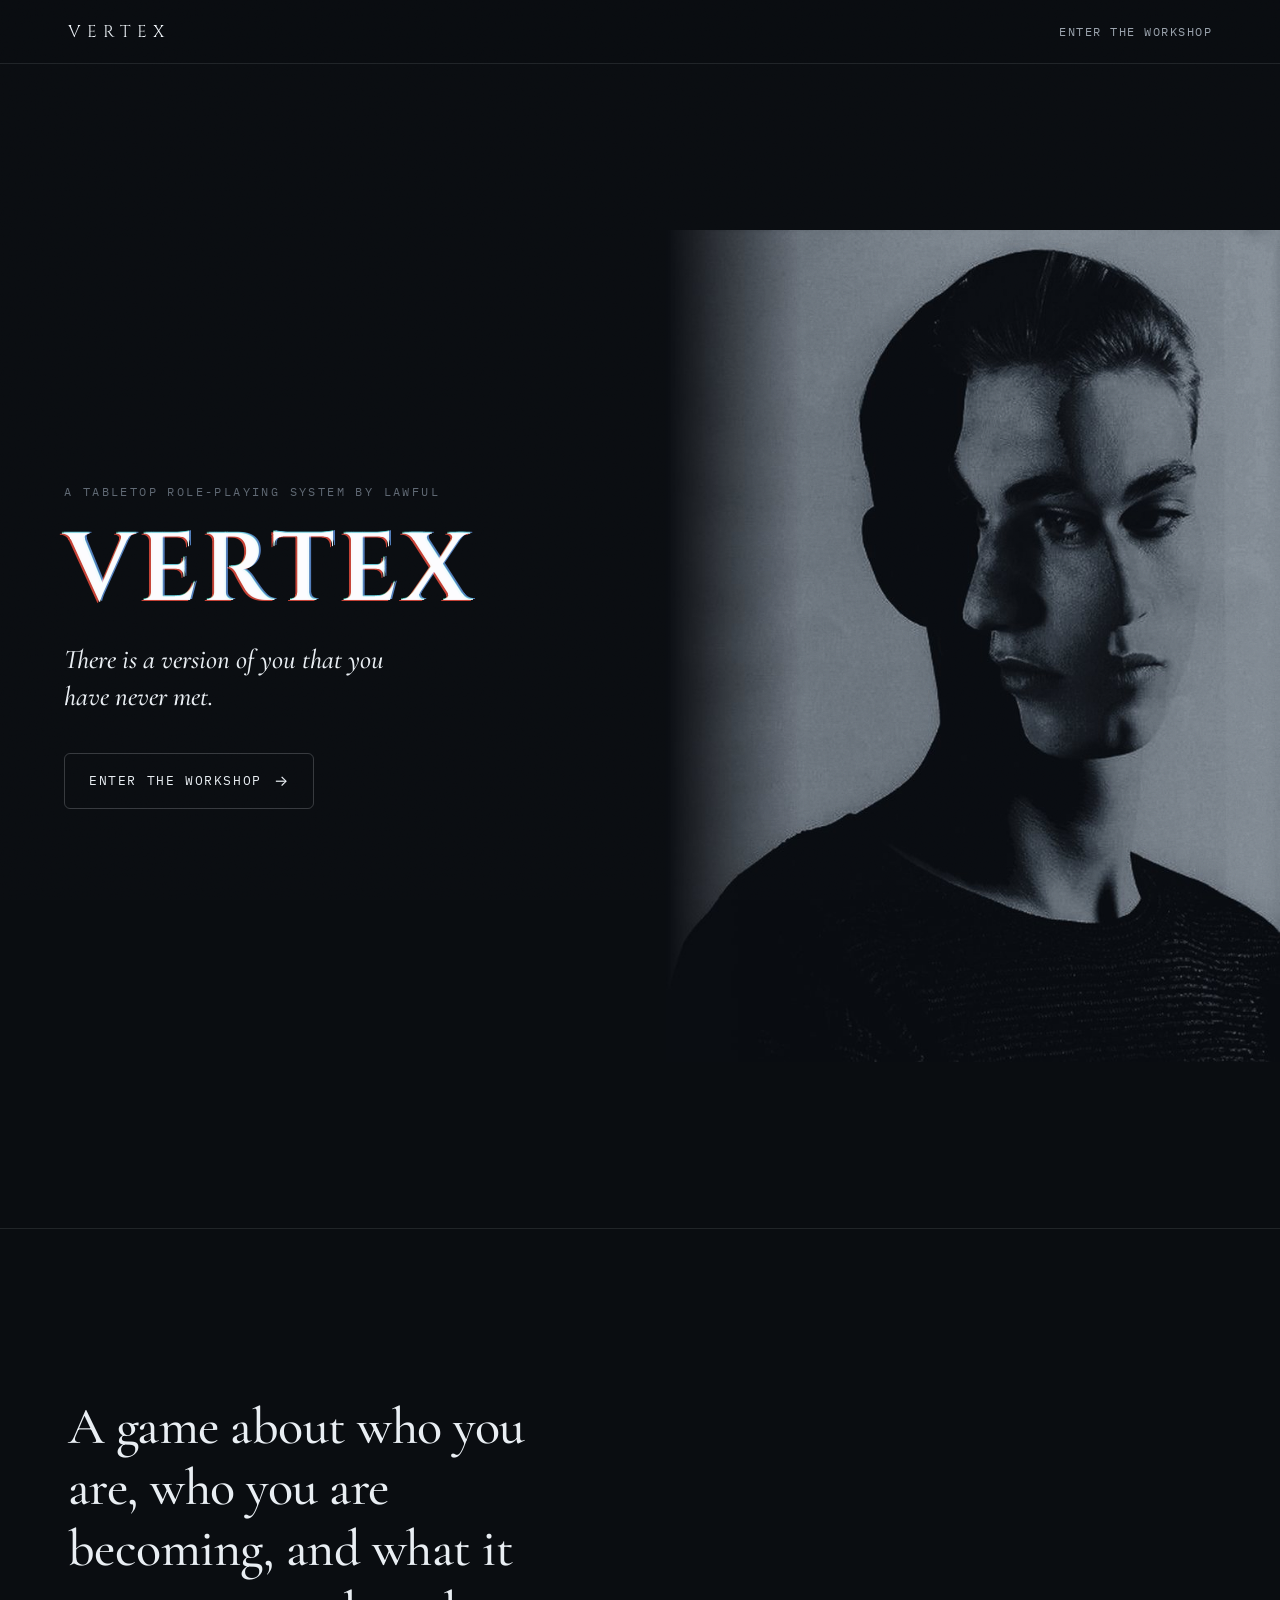
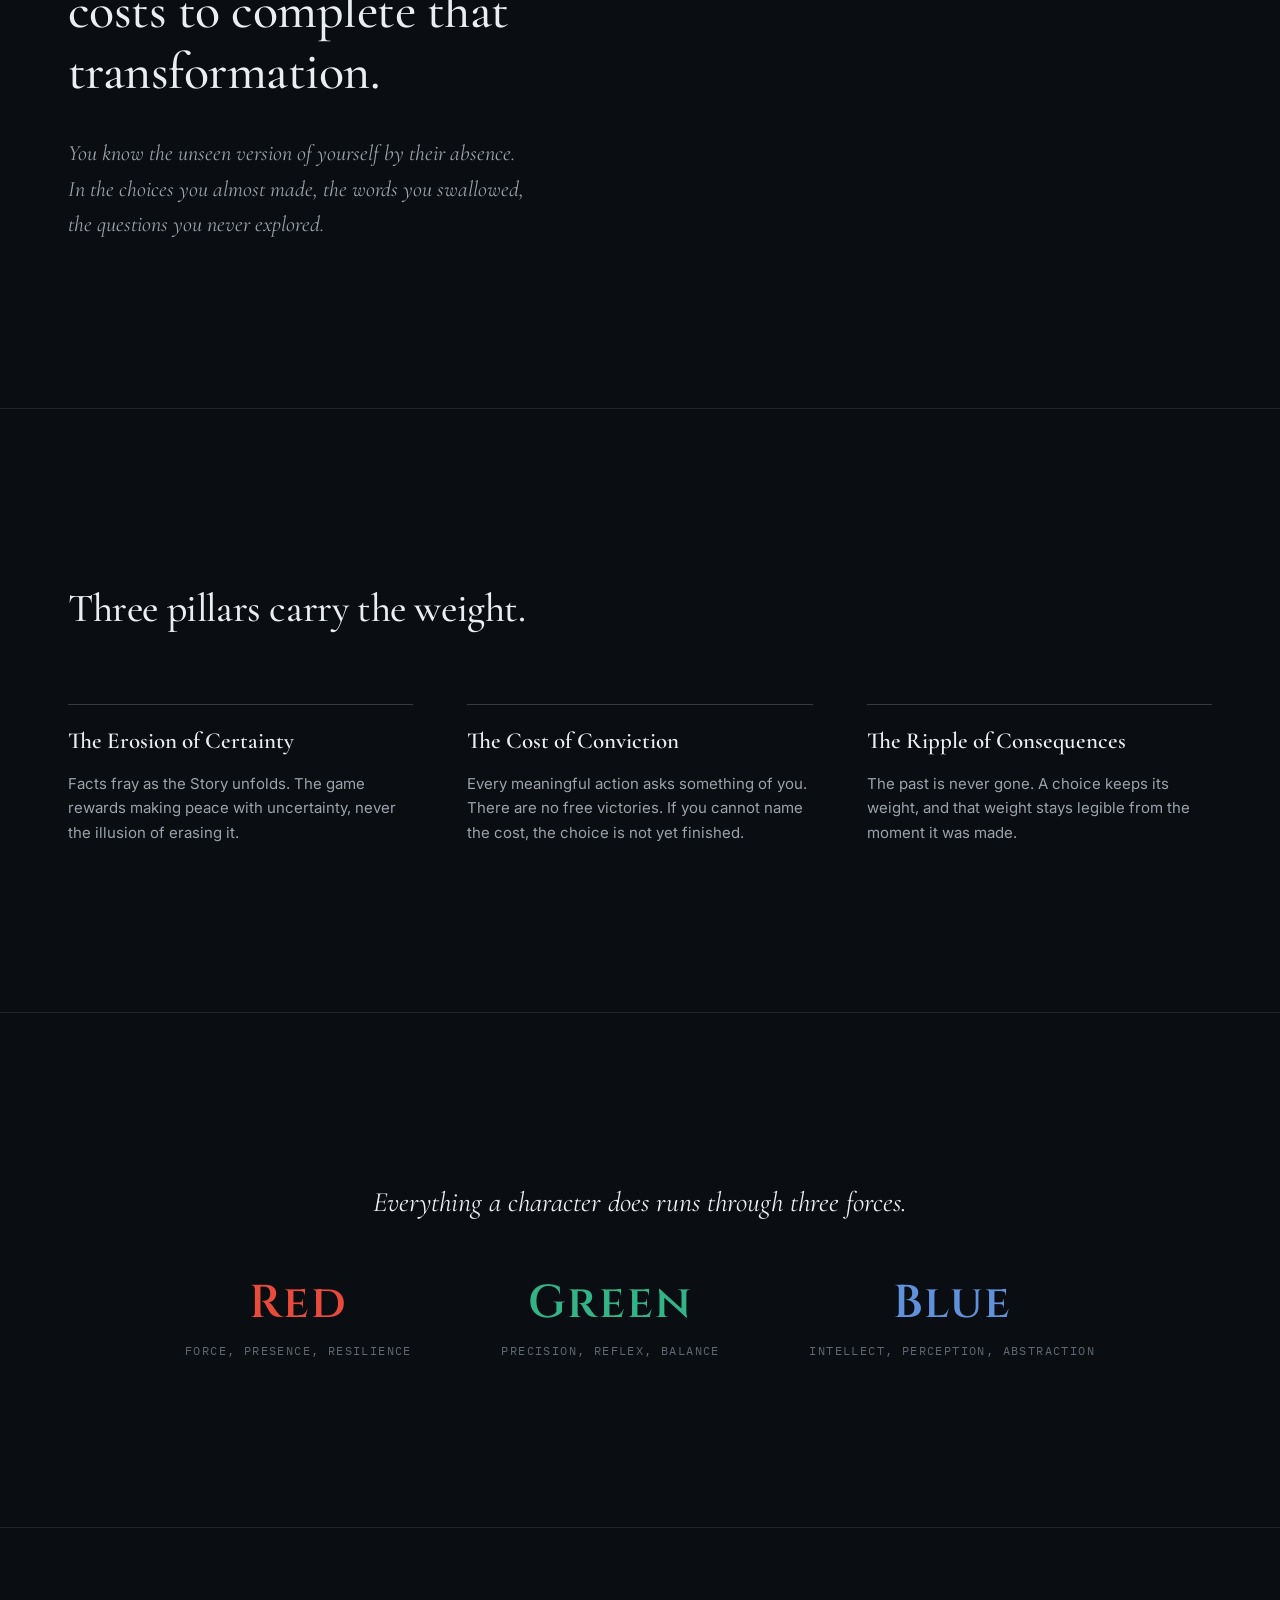
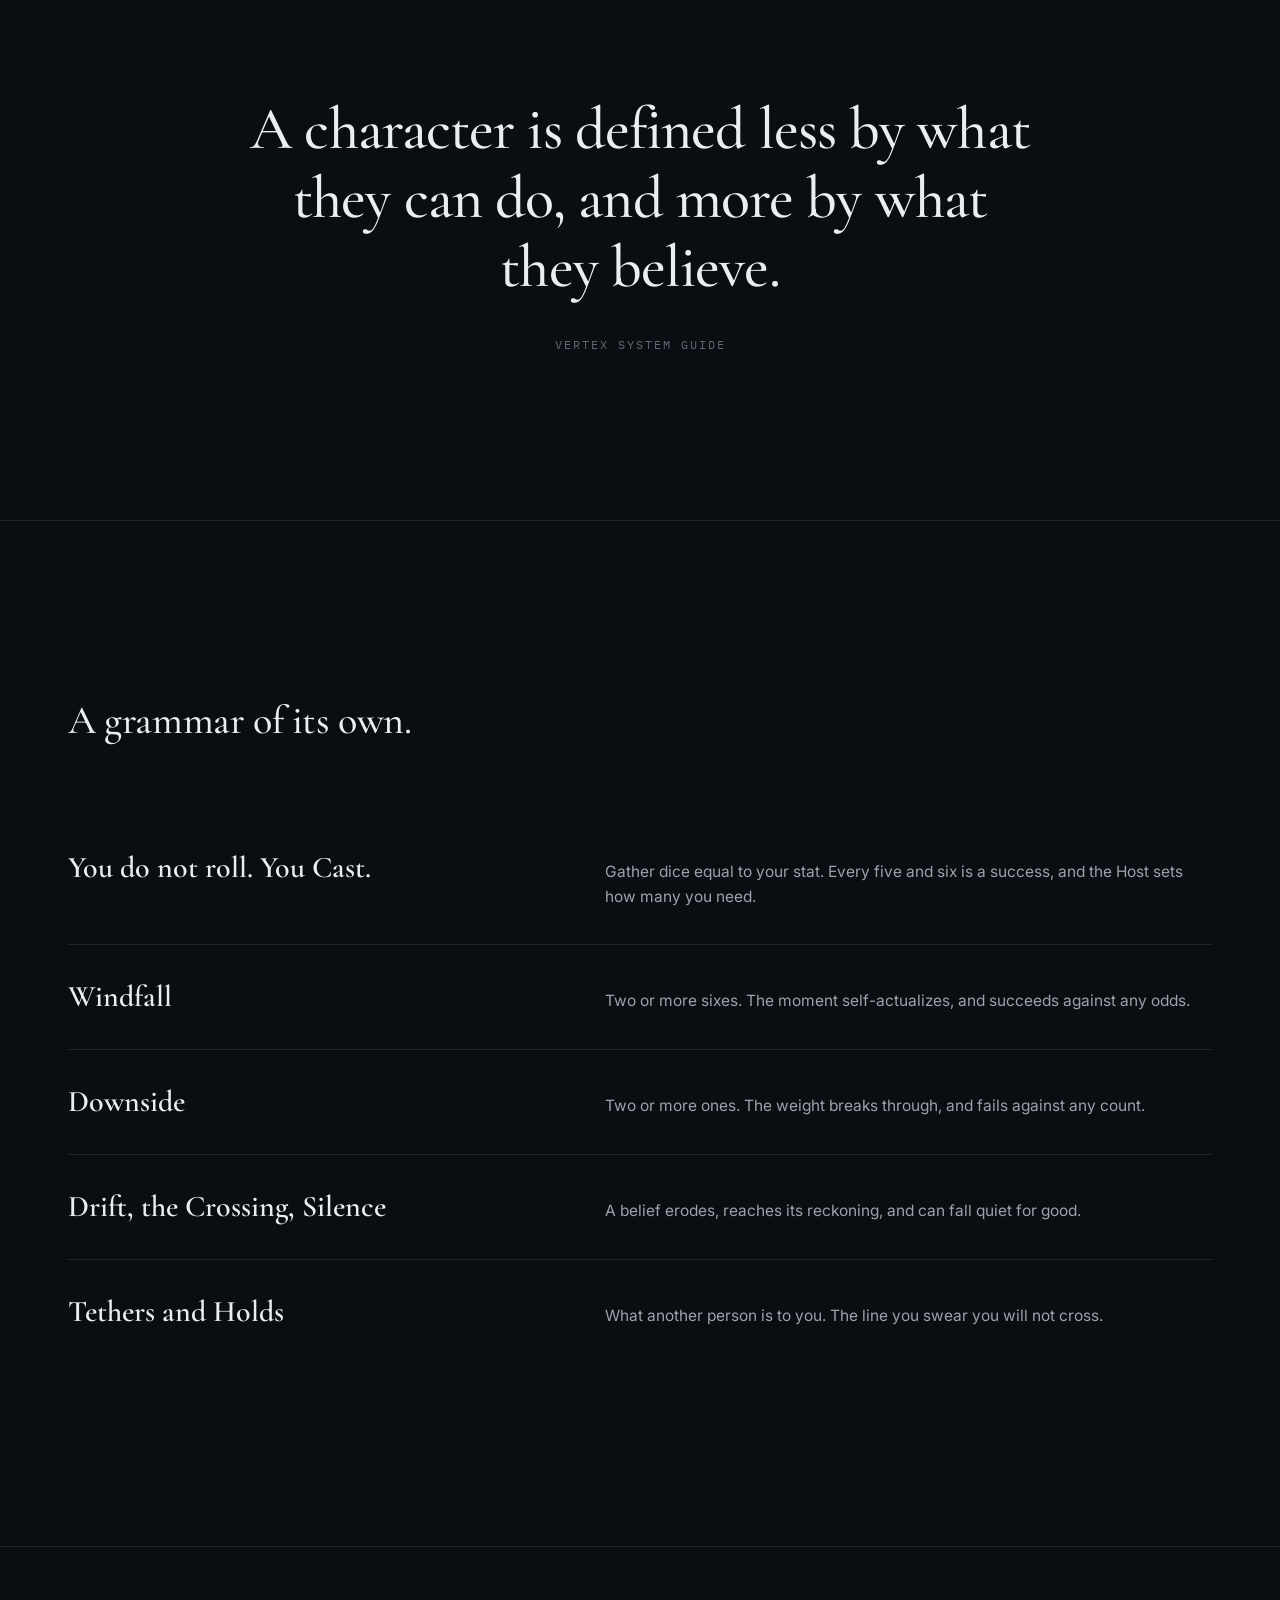
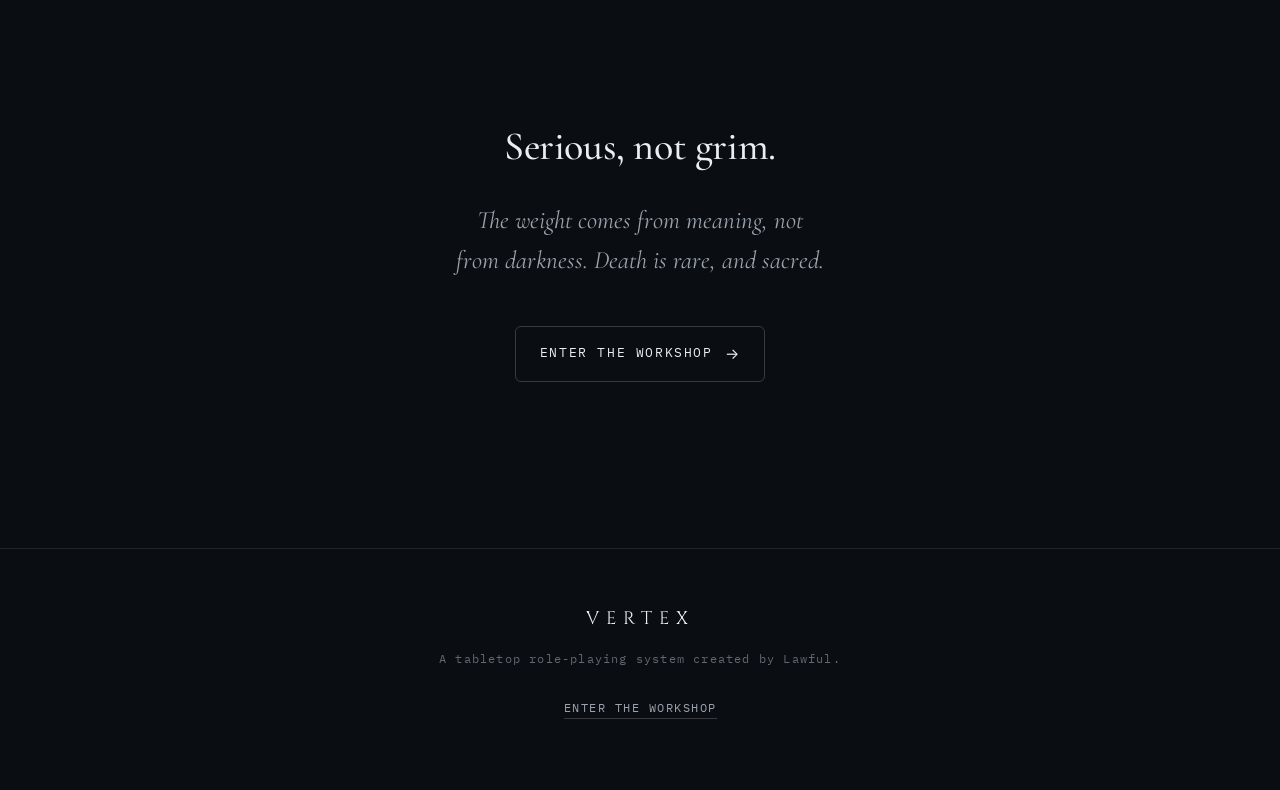
<file: landing.html>
<!DOCTYPE html>
<html lang="en">
<head>
<meta charset="UTF-8" />
<meta name="viewport" content="width=device-width, initial-scale=1.0" />
<title>Vertex: who you are, who you are becoming</title>
<meta name="description" content="Vertex is a tabletop role-playing game about who you are, who you are becoming, and what it costs to complete that transformation." />
<meta name="theme-color" content="#0a0d11" />

<link rel="icon" type="image/png" sizes="32x32" href="assets/favicon-32x32.png" />
<link rel="icon" href="assets/favicon.ico" sizes="any" />
<link rel="apple-touch-icon" sizes="180x180" href="assets/apple-touch-icon.png" />

<meta property="og:type" content="website" />
<meta property="og:title" content="Vertex" />
<meta property="og:description" content="Who you are. Who you are becoming. What it costs." />
<meta property="og:url" content="https://ultimondo.github.io/vertex/landing.html" />
<meta property="og:image" content="https://ultimondo.github.io/vertex/assets/og-image.png" />
<meta name="twitter:card" content="summary_large_image" />

<link rel="preconnect" href="https://fonts.googleapis.com">
<link rel="preconnect" href="https://fonts.gstatic.com" crossorigin>
<link href="https://fonts.googleapis.com/css2?family=Cinzel:wght@500;600;700&family=Cormorant+Garamond:ital,wght@0,400;0,500;0,600;0,700;1,400;1,500;1,600&family=IBM+Plex+Mono:wght@400;500;600&family=Inter:wght@400;500;600;700&display=swap" rel="stylesheet">

<style>
:root{
  --ink:#0a0d11; --ink-2:#0e1318; --bone:#e9eef3; --dim:#9aa3ad; --faint:#5f6873;
  --line:rgba(233,238,243,.10); --line-2:rgba(233,238,243,.20);
  --red:#e74b3b; --green:#33b487; --blue:#5f92da;
  --serif:"Cormorant Garamond",Georgia,serif;
  --sans:"Inter",system-ui,sans-serif;
  --mono:"IBM Plex Mono",ui-monospace,monospace;
  --display:"Cinzel",serif;
}
*{box-sizing:border-box;}
html{scroll-behavior:smooth;}
body{
  margin:0; background:var(--ink); color:var(--bone);
  font-family:var(--sans); font-size:16px; line-height:1.6;
  -webkit-font-smoothing:antialiased; overflow-x:hidden;
}
a{color:inherit;}
:focus-visible{outline:2px solid var(--bone); outline-offset:3px; border-radius:2px;}

/* film grain, fixed, never on a scrolling container */
.grain{
  position:fixed; inset:0; z-index:80; pointer-events:none; opacity:.05;
  mix-blend-mode:overlay;
  background-image:url("data:image/svg+xml,%3Csvg xmlns='http://www.w3.org/2000/svg' width='160' height='160'%3E%3Cfilter id='n'%3E%3CfeTurbulence type='fractalNoise' baseFrequency='0.85' numOctaves='2' stitchTiles='stitch'/%3E%3C/filter%3E%3Crect width='100%25' height='100%25' filter='url(%23n)'/%3E%3C/svg%3E");
}

.wrap{max-width:1200px; margin:0 auto; padding:0 28px;}

/* top bar */
.bar{
  position:sticky; top:0; z-index:60; height:64px;
  display:flex; align-items:center; justify-content:space-between;
  background:rgba(10,13,17,.72); backdrop-filter:blur(8px);
  border-bottom:1px solid var(--line);
}
.bar .mini{font-family:var(--display); font-size:17px; letter-spacing:6px; color:var(--bone); text-decoration:none;}
.bar .enter{font-family:var(--mono); font-size:12px; letter-spacing:1.5px; text-transform:uppercase; color:var(--dim); text-decoration:none; transition:color .18s ease;}
.bar .enter:hover{color:var(--bone);}

/* ---------- hero ---------- */
.hero{
  display:grid; grid-template-columns:1.04fr .96fr; align-items:stretch;
  min-height:calc(100dvh - 64px);
}
.hero__text{display:flex; flex-direction:column; justify-content:center; padding:48px clamp(28px,5vw,72px); max-width:660px;}
.hero__media{position:relative;}
.hero__media img{width:100%; height:100%; object-fit:cover; object-position:50% 28%; display:block;}

.kicker{font-family:var(--mono); font-size:11.5px; letter-spacing:2.4px; text-transform:uppercase; color:var(--faint); margin:0 0 26px;}

/* chromatic wordmark: the three Core-Stat colors separating from bone */
.mark{
  position:relative; display:inline-block; isolation:isolate; margin:0 0 28px;
  font-family:var(--display); font-weight:600;
  font-size:clamp(48px,8vw,96px); line-height:.9; letter-spacing:.05em;
}
.mark span{display:block; grid-area:1/1;}
.mark .base{position:static; color:var(--bone);}
.mark .r,.mark .g,.mark .b{position:absolute; inset:0; mix-blend-mode:screen; opacity:.85;}
.mark .r{color:var(--red);}   .mark .g{color:var(--green);}   .mark .b{color:var(--blue);}
@media (prefers-reduced-motion:no-preference){
  .mark .r{animation:split-r 7s ease-in-out infinite;}
  .mark .g{animation:split-g 7s ease-in-out infinite;}
  .mark .b{animation:split-b 7s ease-in-out infinite;}
}
.mark .r{transform:translate(-2px,1px);}
.mark .g{transform:translate(0,-1px);}
.mark .b{transform:translate(2px,-1px);}
@keyframes split-r{0%,100%{transform:translate(-1.5px,1px);}50%{transform:translate(-3.5px,2px);}}
@keyframes split-g{0%,100%{transform:translate(0,-1px);}50%{transform:translate(.5px,-2.5px);}}
@keyframes split-b{0%,100%{transform:translate(1.5px,-1px);}50%{transform:translate(3.5px,-2px);}}

.lede{font-family:var(--serif); font-weight:500; font-style:italic; font-size:clamp(20px,2.4vw,27px); line-height:1.35; color:var(--bone); margin:0 0 38px; max-width:30ch;}

.cta{
  display:inline-flex; align-items:center; gap:12px; align-self:flex-start;
  font-family:var(--mono); font-size:13px; letter-spacing:1.6px; text-transform:uppercase;
  color:var(--bone); text-decoration:none; background:transparent;
  border:1px solid var(--line-2); border-radius:6px; padding:15px 24px;
  transition:background .2s ease, color .2s ease, border-color .2s ease, transform .1s ease;
}
.cta:hover{background:var(--bone); color:var(--ink); border-color:var(--bone);}
.cta:active{transform:translateY(1px);}
.cta .arr{font-family:var(--sans); font-size:15px;}

/* ---------- shared section rhythm ---------- */
section{padding:clamp(88px,13vw,170px) 0;}
.reveal{opacity:0; transform:translateY(18px); transition:opacity .7s cubic-bezier(.16,1,.3,1), transform .7s cubic-bezier(.16,1,.3,1);}
.reveal.in{opacity:1; transform:none;}
@media (prefers-reduced-motion:reduce){.reveal{opacity:1; transform:none; transition:none;}}

/* thesis */
.thesis{border-top:1px solid var(--line);}
.thesis .statement{font-family:var(--serif); font-weight:500; font-size:clamp(28px,4.4vw,52px); line-height:1.18; letter-spacing:-.01em; max-width:20ch; margin:0;}
.thesis .support{font-family:var(--serif); font-style:italic; font-size:clamp(18px,2vw,22px); color:var(--dim); max-width:46ch; margin:34px 0 0;}

/* pillars */
.pillars{border-top:1px solid var(--line);}
.pillars h2,.vocab h2,.coda h2{font-family:var(--serif); font-weight:500; font-size:clamp(26px,3.4vw,40px); margin:0 0 64px; letter-spacing:-.01em;}
.pgrid{display:grid; grid-template-columns:repeat(3,1fr); gap:54px;}
.pillar h3{font-family:var(--serif); font-weight:600; font-size:23px; margin:0 0 16px; line-height:1.25;}
.pillar p{font-size:15px; color:var(--dim); margin:0; line-height:1.65;}
.pillar{padding-top:22px; border-top:1px solid var(--line-2);}

/* stat band */
.stats{border-top:1px solid var(--line); text-align:center;}
.stats .intro{font-family:var(--serif); font-style:italic; font-size:clamp(20px,2.4vw,28px); color:var(--bone); margin:0 0 56px;}
.triad{display:flex; justify-content:center; gap:clamp(40px,7vw,96px); flex-wrap:wrap;}
.force .word{font-family:var(--display); font-weight:600; font-size:clamp(30px,4vw,46px); letter-spacing:.04em; line-height:1;}
.force .dom{font-family:var(--mono); font-size:11.5px; letter-spacing:1.4px; text-transform:uppercase; color:var(--faint); margin-top:16px;}
.force.r .word{color:var(--red);} .force.g .word{color:var(--green);} .force.b .word{color:var(--blue);}

/* pull quote */
.quote{border-top:1px solid var(--line); text-align:center;}
.quote blockquote{margin:0 auto; max-width:800px;}
.quote p{font-family:var(--serif); font-weight:500; font-size:clamp(30px,5vw,60px); line-height:1.15; letter-spacing:-.015em; margin:0;}
.quote cite{display:block; margin-top:34px; font-family:var(--mono); font-style:normal; font-size:11.5px; letter-spacing:2px; text-transform:uppercase; color:var(--faint);}

/* vocabulary */
.vocab{border-top:1px solid var(--line);}
.term{display:grid; grid-template-columns:minmax(0,.9fr) minmax(0,1.1fr); gap:40px; align-items:baseline; padding:34px 0; border-top:1px solid var(--line);}
.term:first-of-type{border-top:0;}
.term dt{font-family:var(--serif); font-weight:600; font-size:clamp(22px,2.6vw,30px); line-height:1.2; margin:0;}
.term dd{margin:0; font-size:15.5px; color:var(--dim); line-height:1.65;}

/* coda */
.coda{border-top:1px solid var(--line); text-align:center;}
.coda h2{margin-bottom:22px;}
.coda p{font-family:var(--serif); font-style:italic; font-size:clamp(19px,2.2vw,25px); color:var(--dim); max-width:34ch; margin:0 auto 46px;}
.coda .cta{align-self:auto;}

/* footer */
footer{border-top:1px solid var(--line); padding:56px 0 70px; text-align:center;}
footer .fmark{font-family:var(--display); font-size:18px; letter-spacing:7px; color:var(--bone);}
footer .fline{font-family:var(--mono); font-size:11.5px; letter-spacing:1.2px; color:var(--faint); margin:16px 0 26px;}
footer a.flink{font-family:var(--mono); font-size:12px; letter-spacing:1.5px; text-transform:uppercase; color:var(--dim); text-decoration:none; border-bottom:1px solid var(--line-2); padding-bottom:3px; transition:color .18s ease, border-color .18s ease;}
footer a.flink:hover{color:var(--bone); border-color:var(--bone);}

/* ---------- responsive ---------- */
@media (max-width:880px){
  .hero{grid-template-columns:1fr; min-height:auto;}
  .hero__text{order:1; padding:60px 24px 40px; max-width:none; margin:0;}
  .hero__media{order:2; height:58vh; min-height:340px;}
  .hero__media img{object-position:50% 22%;}
  .pgrid{grid-template-columns:1fr; gap:0;}
  .pillar{padding:30px 0; border-top:1px solid var(--line);}
  .pillar:first-child{border-top:1px solid var(--line-2);}
  .term{grid-template-columns:1fr; gap:12px; padding:28px 0;}
}
</style>
</head>
<body>

<div class="grain" aria-hidden="true"></div>

<header class="bar">
  <div class="wrap" style="display:flex; align-items:center; justify-content:space-between; max-width:1200px; width:100%;">
    <a class="mini" href="landing.html" aria-label="Vertex, home">VERTEX</a>
    <a class="enter" href="index.html">Enter the workshop</a>
  </div>
</header>

<main>

  <!-- HERO: asymmetric split. The chromatic wordmark is the single signature. -->
  <section class="hero" aria-labelledby="vertex-mark">
    <div class="hero__text">
      <p class="kicker">A tabletop role-playing system by Lawful</p>
      <h1 class="mark" id="vertex-mark" aria-label="Vertex">
        <span class="base" aria-hidden="true">VERTEX</span>
        <span class="r" aria-hidden="true">VERTEX</span>
        <span class="g" aria-hidden="true">VERTEX</span>
        <span class="b" aria-hidden="true">VERTEX</span>
      </h1>
      <p class="lede">There is a version of you that you have never met.</p>
      <a class="cta" href="index.html">Enter the workshop <span class="arr" aria-hidden="true">&rarr;</span></a>
    </div>
    <div class="hero__media">
      <img src="assets/landing-hero.jpg" width="750" height="1015"
           alt="A monochrome portrait of a face fractured between a profile and a frontal view." />
    </div>
  </section>

  <!-- THESIS -->
  <section class="thesis">
    <div class="wrap">
      <p class="statement reveal">A game about who you are, who you are becoming, and what it costs to complete that transformation.</p>
      <p class="support reveal">You know the unseen version of yourself by their absence. In the choices you almost made, the words you swallowed, the questions you never explored.</p>
    </div>
  </section>

  <!-- THREE PILLARS (a real triad, so a three-part structure is honest) -->
  <section class="pillars">
    <div class="wrap">
      <h2 class="reveal">Three pillars carry the weight.</h2>
      <div class="pgrid">
        <div class="pillar reveal">
          <h3>The Erosion of Certainty</h3>
          <p>Facts fray as the Story unfolds. The game rewards making peace with uncertainty, never the illusion of erasing it.</p>
        </div>
        <div class="pillar reveal">
          <h3>The Cost of Conviction</h3>
          <p>Every meaningful action asks something of you. There are no free victories. If you cannot name the cost, the choice is not yet finished.</p>
        </div>
        <div class="pillar reveal">
          <h3>The Ripple of Consequences</h3>
          <p>The past is never gone. A choice keeps its weight, and that weight stays legible from the moment it was made.</p>
        </div>
      </div>
    </div>
  </section>

  <!-- THREE FORCES (the one other place color is earned: the Core Stats) -->
  <section class="stats">
    <div class="wrap">
      <p class="intro reveal">Everything a character does runs through three forces.</p>
      <div class="triad">
        <div class="force r reveal"><div class="word">Red</div><div class="dom">Force, presence, resilience</div></div>
        <div class="force g reveal"><div class="word">Green</div><div class="dom">Precision, reflex, balance</div></div>
        <div class="force b reveal"><div class="word">Blue</div><div class="dom">Intellect, perception, abstraction</div></div>
      </div>
    </div>
  </section>

  <!-- PULL QUOTE -->
  <section class="quote">
    <div class="wrap">
      <blockquote class="reveal">
        <p>A character is defined less by what they can do, and more by what they believe.</p>
        <cite>Vertex System Guide</cite>
      </blockquote>
    </div>
  </section>

  <!-- VOCABULARY: the stark grammar of the game -->
  <section class="vocab">
    <div class="wrap">
      <h2 class="reveal">A grammar of its own.</h2>
      <dl>
        <div class="term reveal">
          <dt>You do not roll. You Cast.</dt>
          <dd>Gather dice equal to your stat. Every five and six is a success, and the Host sets how many you need.</dd>
        </div>
        <div class="term reveal">
          <dt>Windfall</dt>
          <dd>Two or more sixes. The moment self-actualizes, and succeeds against any odds.</dd>
        </div>
        <div class="term reveal">
          <dt>Downside</dt>
          <dd>Two or more ones. The weight breaks through, and fails against any count.</dd>
        </div>
        <div class="term reveal">
          <dt>Drift, the Crossing, Silence</dt>
          <dd>A belief erodes, reaches its reckoning, and can fall quiet for good.</dd>
        </div>
        <div class="term reveal">
          <dt>Tethers and Holds</dt>
          <dd>What another person is to you. The line you swear you will not cross.</dd>
        </div>
      </dl>
    </div>
  </section>

  <!-- CODA -->
  <section class="coda">
    <div class="wrap">
      <h2 class="reveal">Serious, not grim.</h2>
      <p class="reveal">The weight comes from meaning, not from darkness. Death is rare, and sacred.</p>
      <a class="cta reveal" href="index.html">Enter the workshop <span class="arr" aria-hidden="true">&rarr;</span></a>
    </div>
  </section>

</main>

<footer>
  <div class="wrap">
    <div class="fmark">VERTEX</div>
    <div class="fline">A tabletop role-playing system created by Lawful.</div>
    <a class="flink" href="index.html">Enter the workshop</a>
  </div>
</footer>

<script>
(function(){
  var reduce = window.matchMedia && window.matchMedia('(prefers-reduced-motion: reduce)').matches;
  var nodes = document.querySelectorAll('.reveal');
  if (reduce || !('IntersectionObserver' in window)){
    for (var i=0;i<nodes.length;i++) nodes[i].classList.add('in');
    return;
  }
  var io = new IntersectionObserver(function(entries){
    entries.forEach(function(e){
      if (e.isIntersecting){ e.target.classList.add('in'); io.unobserve(e.target); }
    });
  }, {threshold:0.18, rootMargin:'0px 0px -8% 0px'});
  nodes.forEach(function(n){ io.observe(n); });
})();
</script>
</body>
</html>
</file>
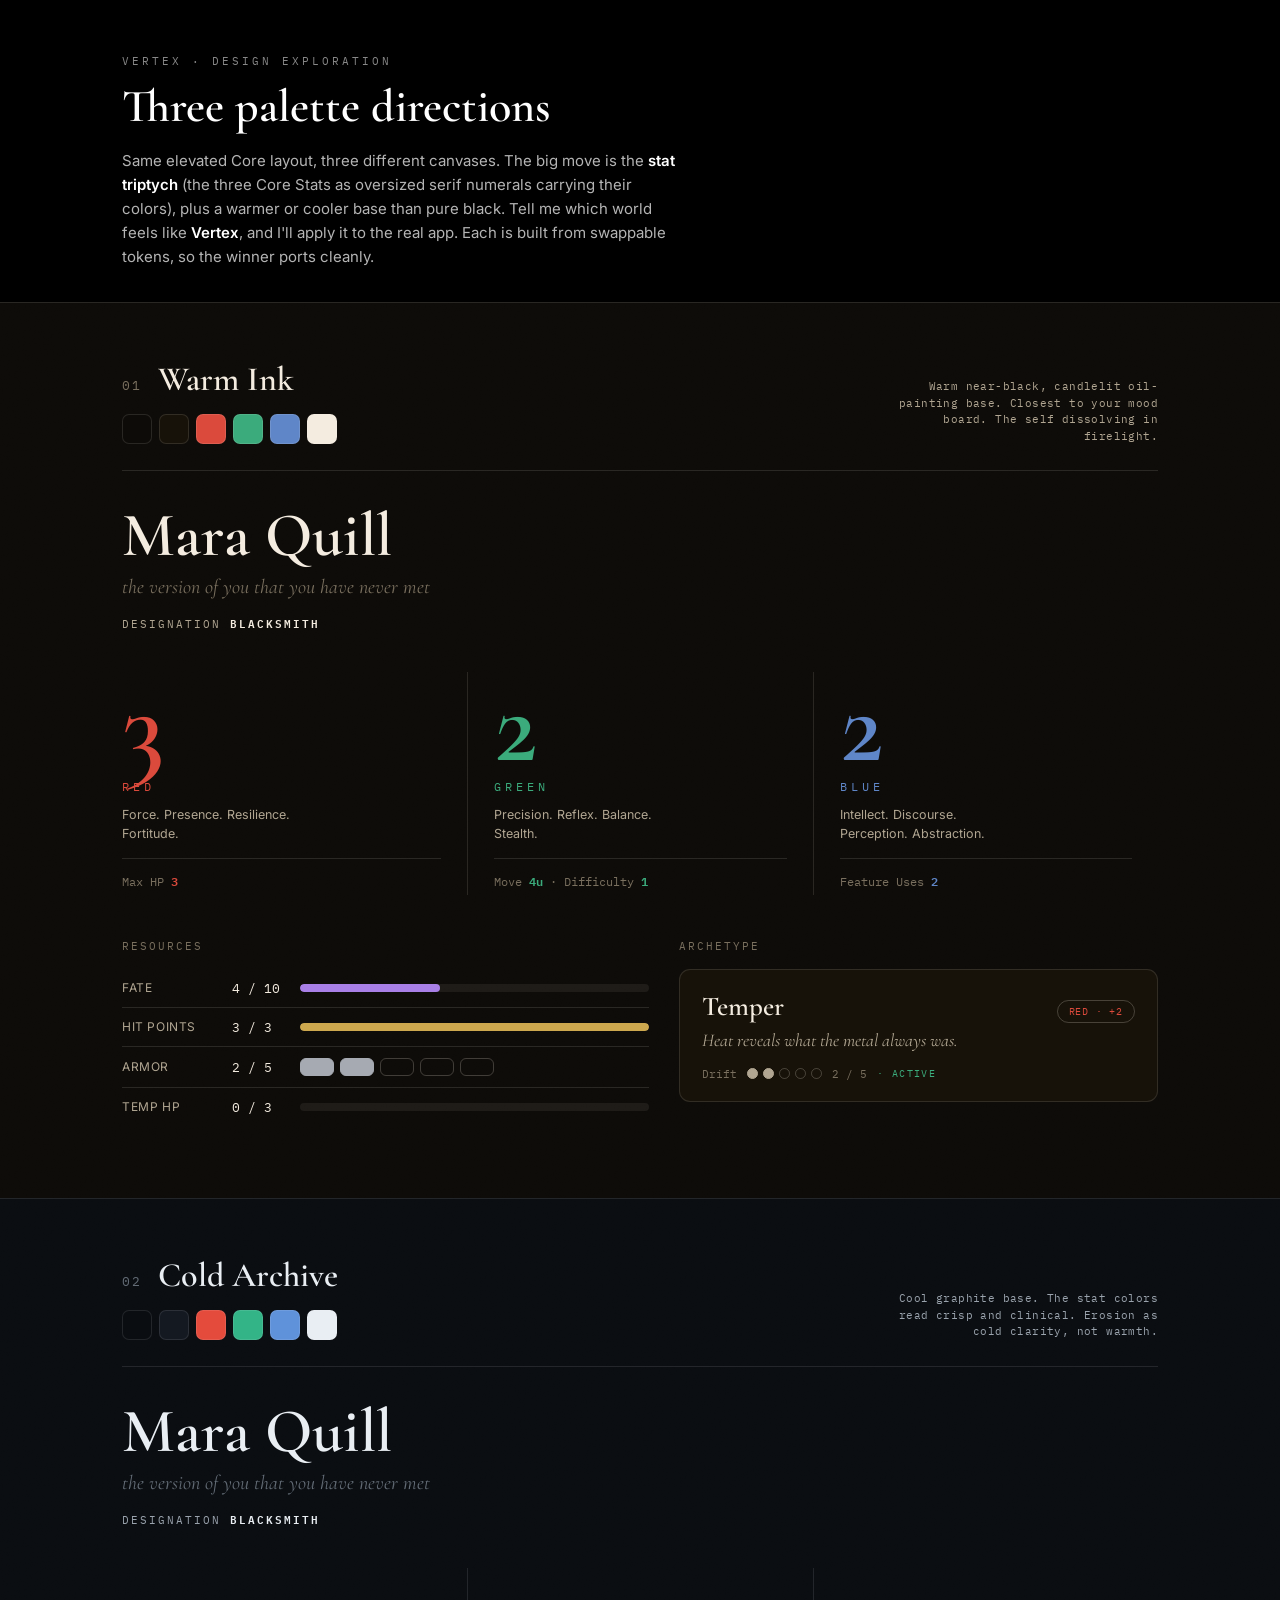
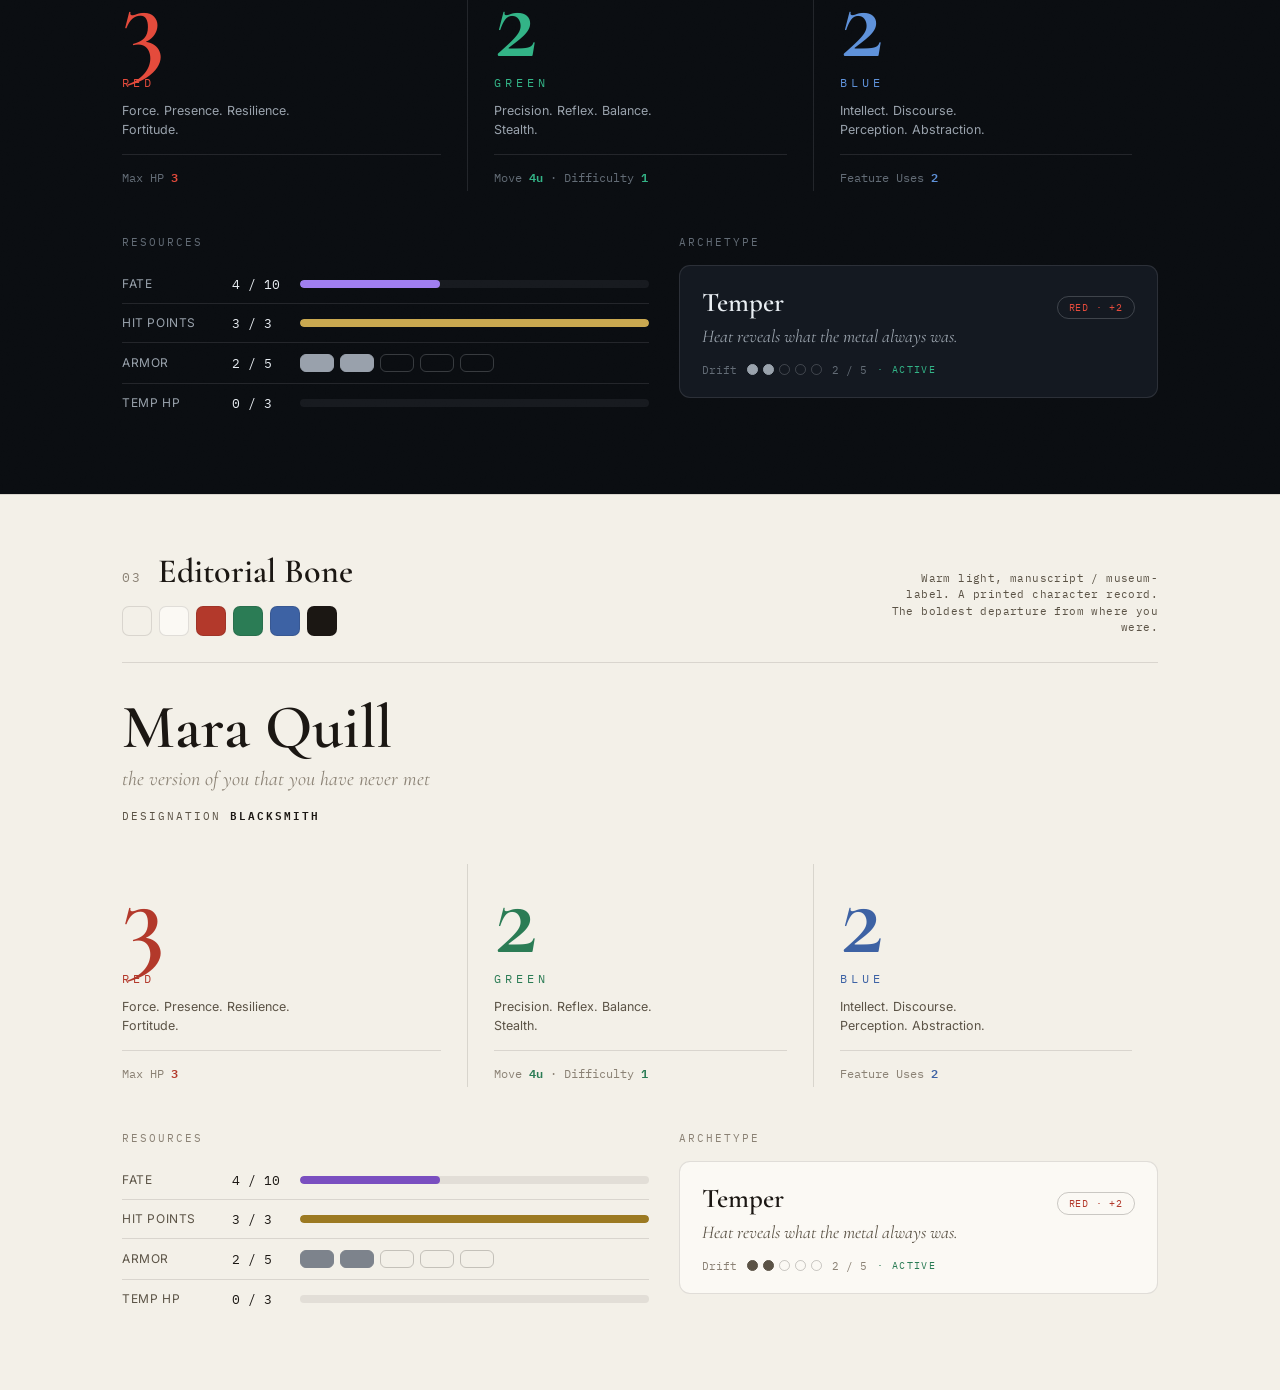
<file: mockups/palette-directions.html>
<!DOCTYPE html>
<html lang="en">
<head>
<meta charset="UTF-8" />
<meta name="viewport" content="width=device-width, initial-scale=1.0" />
<title>Vertex — palette directions</title>
<link rel="preconnect" href="https://fonts.googleapis.com">
<link rel="preconnect" href="https://fonts.gstatic.com" crossorigin>
<link href="https://fonts.googleapis.com/css2?family=Cinzel:wght@500;600;700&family=Cormorant+Garamond:ital,wght@0,400;0,500;0,600;0,700;1,400;1,500;1,600&family=IBM+Plex+Mono:wght@400;500;600&family=Inter:wght@400;500;600;700&display=swap" rel="stylesheet">
<style>
  /* ===== shared type + component system (token-driven; tokens swap per direction) ===== */
  :root{
    --serif:"Cormorant Garamond",Georgia,serif;
    --sans:"Inter",system-ui,sans-serif;
    --mono:"IBM Plex Mono",ui-monospace,monospace;
    --r-lg:16px; --r:11px; --r-sm:8px; --r-pill:999px;
  }
  *{ box-sizing:border-box; }
  body{ margin:0; font-family:var(--sans); background:#000; color:#fff; }

  .intro{ max-width:1100px; margin:0 auto; padding:54px 32px 18px; }
  .intro .kicker{ font-family:var(--mono); font-size:11px; letter-spacing:3px; text-transform:uppercase; color:#888; }
  .intro h1{ font-family:var(--serif); font-weight:600; font-size:46px; margin:10px 0 14px; }
  .intro p{ max-width:62ch; color:#b4b4b4; font-size:15px; line-height:1.6; }
  .intro b{ color:#fff; font-weight:600; }

  /* ===== one direction band ===== */
  .dir{ position:relative; padding:56px 0 72px; background:var(--canvas); color:var(--bone); border-top:1px solid var(--line); overflow:hidden; }
  .dir.grain::after{ content:""; position:absolute; inset:0; pointer-events:none; opacity:.04; mix-blend-mode:overlay;
    background-image:url("data:image/svg+xml;utf8,<svg xmlns='http://www.w3.org/2000/svg' width='200' height='200'><filter id='n'><feTurbulence type='fractalNoise' baseFrequency='0.82' numOctaves='2' stitchTiles='stitch'/><feColorMatrix type='saturate' values='0'/></filter><rect width='100%25' height='100%25' filter='url(%23n)'/></svg>"); }
  .wrap{ position:relative; z-index:1; max-width:1100px; margin:0 auto; padding:0 32px; }

  /* direction header */
  .dirhead{ display:flex; align-items:flex-end; justify-content:space-between; gap:24px; flex-wrap:wrap;
    padding-bottom:26px; margin-bottom:34px; border-bottom:1px solid var(--line); }
  .dirhead .lead{ display:flex; align-items:baseline; gap:16px; }
  .dirhead .num{ font-family:var(--mono); font-size:13px; letter-spacing:2px; color:var(--faint); }
  .dirhead h2{ font-family:var(--serif); font-weight:600; font-size:34px; margin:0; }
  .dirhead .why{ font-family:var(--mono); font-size:11px; letter-spacing:.4px; color:var(--dim); max-width:40ch; line-height:1.5; text-align:right; }
  .sw{ display:flex; gap:7px; margin-top:14px; }
  .sw i{ width:30px; height:30px; border-radius:7px; border:1px solid var(--line); display:block; }

  /* identity band */
  .idband{ margin-bottom:40px; }
  .idband .name{ font-family:var(--serif); font-weight:600; font-size:62px; line-height:1; letter-spacing:.2px; }
  .idband .ep{ font-family:var(--serif); font-style:italic; font-size:20px; color:var(--faint); margin-top:8px; display:block; }
  .idband .ds{ font-family:var(--mono); font-size:11px; letter-spacing:2px; text-transform:uppercase; color:var(--dim); margin-top:14px; display:block; }
  .idband .ds b{ color:var(--bone); font-weight:600; }

  /* stat triptych — the impact move: huge serif numerals carry the stat colors */
  .trip{ display:grid; grid-template-columns:repeat(3,1fr); gap:0; margin-bottom:44px; }
  .stat{ padding:4px 26px; border-left:1px solid var(--line); }
  .stat:first-child{ padding-left:0; border-left:0; }
  .stat .num{ font-family:var(--serif); font-weight:600; font-size:108px; line-height:.92; }
  .stat .nm{ font-family:var(--mono); font-size:12px; letter-spacing:4px; text-transform:uppercase; margin-top:4px; }
  .stat .dom{ font-size:12.5px; color:var(--dim); margin-top:12px; line-height:1.5; max-width:22ch; }
  .stat .der{ font-family:var(--mono); font-size:11.5px; color:var(--faint); margin-top:14px; padding-top:12px; border-top:1px solid var(--line); }
  .stat .der b{ color:var(--bone); font-weight:600; }
  .stat.red .num,.stat.red .nm{ color:var(--red); }
  .stat.green .num,.stat.green .nm{ color:var(--green); }
  .stat.blue .num,.stat.blue .nm{ color:var(--blue); }
  .stat .der b.red{ color:var(--red); } .stat .der b.green{ color:var(--green); } .stat .der b.blue{ color:var(--blue); }

  /* lower grid: resources + one archetype */
  .lower{ display:grid; grid-template-columns:1.1fr 1fr; gap:30px; align-items:start; }
  .block .blabel{ font-family:var(--mono); font-size:11px; letter-spacing:2px; text-transform:uppercase; color:var(--faint); margin-bottom:16px; }

  .meter{ display:flex; align-items:center; gap:14px; padding:11px 0; border-bottom:1px solid var(--line); }
  .meter:last-child{ border-bottom:0; }
  .meter .mk{ width:96px; font-size:12px; letter-spacing:.6px; text-transform:uppercase; color:var(--dim); flex:none; }
  .meter .mv{ font-family:var(--mono); font-size:12.5px; color:var(--bone); width:54px; flex:none; font-variant-numeric:tabular-nums; }
  .meter .track{ flex:1; height:8px; border-radius:var(--r-pill); background:var(--track); overflow:hidden; }
  .meter .track i{ display:block; height:100%; border-radius:var(--r-pill); }
  .meter.fate i{ background:var(--fate); } .meter.hp i{ background:var(--gold); } .meter.temp i{ background:var(--temp); }
  .pips{ flex:1; display:flex; gap:6px; }
  .pips .p{ flex:1; max-width:34px; height:18px; border-radius:6px; border:1px solid var(--line2); }
  .pips .p.on{ background:var(--steel); border-color:var(--steel); }

  .arc{ border:1px solid var(--line); border-radius:var(--r); padding:20px 22px; background:var(--card); }
  .arc .ar1{ display:flex; align-items:baseline; justify-content:space-between; gap:12px; }
  .arc .an{ font-family:var(--serif); font-weight:600; font-size:27px; }
  .arc .tagchip{ font-family:var(--mono); font-size:10px; letter-spacing:.8px; text-transform:uppercase; padding:4px 11px; border-radius:var(--r-pill); border:1px solid var(--line2); color:var(--red); }
  .arc .tl{ font-family:var(--serif); font-style:italic; font-size:18px; color:var(--dim); margin:6px 0 16px; }
  .arc .drift{ font-family:var(--mono); font-size:11px; color:var(--faint); display:flex; align-items:center; gap:10px; }
  .arc .notches{ display:flex; gap:5px; }
  .arc .notch{ width:11px; height:11px; border-radius:50%; border:1px solid var(--line2); }
  .arc .notch.on{ background:var(--dim); border-color:var(--dim); }
  .arc .st{ font-family:var(--mono); font-size:10px; letter-spacing:1.4px; text-transform:uppercase; color:var(--green); }

  @media (max-width:760px){ .trip{ grid-template-columns:1fr; } .stat{ border-left:0; padding:18px 0; border-top:1px solid var(--line); }
    .stat:first-child{ border-top:0; padding-top:4px; } .lower{ grid-template-columns:1fr; } }

  /* ============================ DIRECTION TOKENS ============================ */
  /* 01 — Warm Ink: warm near-black, candlelit, mood-board-true */
  .warm{ --canvas:#0d0b08; --bone:#f4ece0; --dim:#b1a692; --faint:#796f5e;
    --line:rgba(244,236,224,.12); --line2:rgba(244,236,224,.22); --card:#171209; --track:rgba(244,236,224,.07);
    --red:#db4a3c; --green:#3bab7c; --blue:#5f86c8; --fate:#a87fe6; --gold:#cda84e; --steel:#a6aab2; --temp:#cabfd2; }

  /* 02 — Cold Archive: cool graphite, archival, serious */
  .cold{ --canvas:#0a0d11; --bone:#e9eef3; --dim:#9aa3ad; --faint:#636c76;
    --line:rgba(233,238,243,.11); --line2:rgba(233,238,243,.2); --card:#141921; --track:rgba(233,238,243,.06);
    --red:#e44b3c; --green:#33b487; --blue:#5f92da; --fate:#a07ff0; --gold:#c9a850; --steel:#99a1ac; --temp:#c4bdd6; }

  /* 03 — Editorial Bone: warm light, manuscript / museum label */
  .bone{ --canvas:#f3f0e8; --bone:#1b1713; --dim:#5b5346; --faint:#8b8275;
    --line:rgba(27,23,19,.12); --line2:rgba(27,23,19,.22); --card:#fbf9f4; --track:rgba(27,23,19,.08);
    --red:#b3392b; --green:#2b7c55; --blue:#3d62a4; --fate:#7a4fc0; --gold:#9c7a22; --steel:#7d838c; --temp:#9b8fb0; }
  .bone .arc .st{ color:var(--green); }
</style>
</head>
<body>

  <div class="intro">
    <div class="kicker">Vertex · design exploration</div>
    <h1>Three palette directions</h1>
    <p>Same elevated Core layout, three different canvases. The big move is the
    <b>stat triptych</b> (the three Core Stats as oversized serif numerals carrying their colors),
    plus a warmer or cooler base than pure black. Tell me which world feels like <b>Vertex</b>,
    and I'll apply it to the real app. Each is built from swappable tokens, so the winner ports cleanly.</p>
  </div>

  <!-- 01 WARM INK -->
  <section class="dir warm grain">
    <div class="wrap">
      <div class="dirhead">
        <div>
          <div class="lead"><span class="num">01</span><h2>Warm Ink</h2></div>
          <div class="sw"><i style="background:#0d0b08"></i><i style="background:#171209"></i><i style="background:#db4a3c"></i><i style="background:#3bab7c"></i><i style="background:#5f86c8"></i><i style="background:#f4ece0"></i></div>
        </div>
        <div class="why">Warm near-black, candlelit oil-painting base. Closest to your mood board. The self dissolving in firelight.</div>
      </div>

      <div class="idband">
        <div class="name">Mara Quill</div>
        <span class="ep">the version of you that you have never met</span>
        <span class="ds">Designation <b>Blacksmith</b></span>
      </div>

      <div class="trip">
        <div class="stat red"><div class="num">3</div><div class="nm">Red</div><div class="dom">Force. Presence. Resilience. Fortitude.</div><div class="der">Max HP <b class="red">3</b></div></div>
        <div class="stat green"><div class="num">2</div><div class="nm">Green</div><div class="dom">Precision. Reflex. Balance. Stealth.</div><div class="der">Move <b class="green">4u</b> · Difficulty <b class="green">1</b></div></div>
        <div class="stat blue"><div class="num">2</div><div class="nm">Blue</div><div class="dom">Intellect. Discourse. Perception. Abstraction.</div><div class="der">Feature Uses <b class="blue">2</b></div></div>
      </div>

      <div class="lower">
        <div class="block">
          <div class="blabel">Resources</div>
          <div class="meter fate"><span class="mk">Fate</span><span class="mv">4 / 10</span><div class="track"><i style="width:40%"></i></div></div>
          <div class="meter hp"><span class="mk">Hit Points</span><span class="mv">3 / 3</span><div class="track"><i style="width:100%"></i></div></div>
          <div class="meter"><span class="mk">Armor</span><span class="mv">2 / 5</span><div class="pips"><span class="p on"></span><span class="p on"></span><span class="p"></span><span class="p"></span><span class="p"></span></div></div>
          <div class="meter temp"><span class="mk">Temp HP</span><span class="mv">0 / 3</span><div class="track"><i style="width:0%"></i></div></div>
        </div>
        <div class="block">
          <div class="blabel">Archetype</div>
          <div class="arc">
            <div class="ar1"><span class="an">Temper</span><span class="tagchip">Red · +2</span></div>
            <div class="tl">Heat reveals what the metal always was.</div>
            <div class="drift">Drift <span class="notches"><i class="notch on"></i><i class="notch on"></i><i class="notch"></i><i class="notch"></i><i class="notch"></i></span> 2 / 5 <span class="st">· Active</span></div>
          </div>
        </div>
      </div>
    </div>
  </section>

  <!-- 02 COLD ARCHIVE -->
  <section class="dir cold grain">
    <div class="wrap">
      <div class="dirhead">
        <div>
          <div class="lead"><span class="num">02</span><h2>Cold Archive</h2></div>
          <div class="sw"><i style="background:#0a0d11"></i><i style="background:#141921"></i><i style="background:#e44b3c"></i><i style="background:#33b487"></i><i style="background:#5f92da"></i><i style="background:#e9eef3"></i></div>
        </div>
        <div class="why">Cool graphite base. The stat colors read crisp and clinical. Erosion as cold clarity, not warmth.</div>
      </div>

      <div class="idband">
        <div class="name">Mara Quill</div>
        <span class="ep">the version of you that you have never met</span>
        <span class="ds">Designation <b>Blacksmith</b></span>
      </div>

      <div class="trip">
        <div class="stat red"><div class="num">3</div><div class="nm">Red</div><div class="dom">Force. Presence. Resilience. Fortitude.</div><div class="der">Max HP <b class="red">3</b></div></div>
        <div class="stat green"><div class="num">2</div><div class="nm">Green</div><div class="dom">Precision. Reflex. Balance. Stealth.</div><div class="der">Move <b class="green">4u</b> · Difficulty <b class="green">1</b></div></div>
        <div class="stat blue"><div class="num">2</div><div class="nm">Blue</div><div class="dom">Intellect. Discourse. Perception. Abstraction.</div><div class="der">Feature Uses <b class="blue">2</b></div></div>
      </div>

      <div class="lower">
        <div class="block">
          <div class="blabel">Resources</div>
          <div class="meter fate"><span class="mk">Fate</span><span class="mv">4 / 10</span><div class="track"><i style="width:40%"></i></div></div>
          <div class="meter hp"><span class="mk">Hit Points</span><span class="mv">3 / 3</span><div class="track"><i style="width:100%"></i></div></div>
          <div class="meter"><span class="mk">Armor</span><span class="mv">2 / 5</span><div class="pips"><span class="p on"></span><span class="p on"></span><span class="p"></span><span class="p"></span><span class="p"></span></div></div>
          <div class="meter temp"><span class="mk">Temp HP</span><span class="mv">0 / 3</span><div class="track"><i style="width:0%"></i></div></div>
        </div>
        <div class="block">
          <div class="blabel">Archetype</div>
          <div class="arc">
            <div class="ar1"><span class="an">Temper</span><span class="tagchip">Red · +2</span></div>
            <div class="tl">Heat reveals what the metal always was.</div>
            <div class="drift">Drift <span class="notches"><i class="notch on"></i><i class="notch on"></i><i class="notch"></i><i class="notch"></i><i class="notch"></i></span> 2 / 5 <span class="st">· Active</span></div>
          </div>
        </div>
      </div>
    </div>
  </section>

  <!-- 03 EDITORIAL BONE -->
  <section class="dir bone">
    <div class="wrap">
      <div class="dirhead">
        <div>
          <div class="lead"><span class="num">03</span><h2>Editorial Bone</h2></div>
          <div class="sw"><i style="background:#f3f0e8"></i><i style="background:#fbf9f4"></i><i style="background:#b3392b"></i><i style="background:#2b7c55"></i><i style="background:#3d62a4"></i><i style="background:#1b1713"></i></div>
        </div>
        <div class="why">Warm light, manuscript / museum-label. A printed character record. The boldest departure from where you were.</div>
      </div>

      <div class="idband">
        <div class="name">Mara Quill</div>
        <span class="ep">the version of you that you have never met</span>
        <span class="ds">Designation <b>Blacksmith</b></span>
      </div>

      <div class="trip">
        <div class="stat red"><div class="num">3</div><div class="nm">Red</div><div class="dom">Force. Presence. Resilience. Fortitude.</div><div class="der">Max HP <b class="red">3</b></div></div>
        <div class="stat green"><div class="num">2</div><div class="nm">Green</div><div class="dom">Precision. Reflex. Balance. Stealth.</div><div class="der">Move <b class="green">4u</b> · Difficulty <b class="green">1</b></div></div>
        <div class="stat blue"><div class="num">2</div><div class="nm">Blue</div><div class="dom">Intellect. Discourse. Perception. Abstraction.</div><div class="der">Feature Uses <b class="blue">2</b></div></div>
      </div>

      <div class="lower">
        <div class="block">
          <div class="blabel">Resources</div>
          <div class="meter fate"><span class="mk">Fate</span><span class="mv">4 / 10</span><div class="track"><i style="width:40%"></i></div></div>
          <div class="meter hp"><span class="mk">Hit Points</span><span class="mv">3 / 3</span><div class="track"><i style="width:100%"></i></div></div>
          <div class="meter"><span class="mk">Armor</span><span class="mv">2 / 5</span><div class="pips"><span class="p on"></span><span class="p on"></span><span class="p"></span><span class="p"></span><span class="p"></span></div></div>
          <div class="meter temp"><span class="mk">Temp HP</span><span class="mv">0 / 3</span><div class="track"><i style="width:0%"></i></div></div>
        </div>
        <div class="block">
          <div class="blabel">Archetype</div>
          <div class="arc">
            <div class="ar1"><span class="an">Temper</span><span class="tagchip">Red · +2</span></div>
            <div class="tl">Heat reveals what the metal always was.</div>
            <div class="drift">Drift <span class="notches"><i class="notch on"></i><i class="notch on"></i><i class="notch"></i><i class="notch"></i><i class="notch"></i></span> 2 / 5 <span class="st">· Active</span></div>
          </div>
        </div>
      </div>
    </div>
  </section>

</body>
</html>
</file>
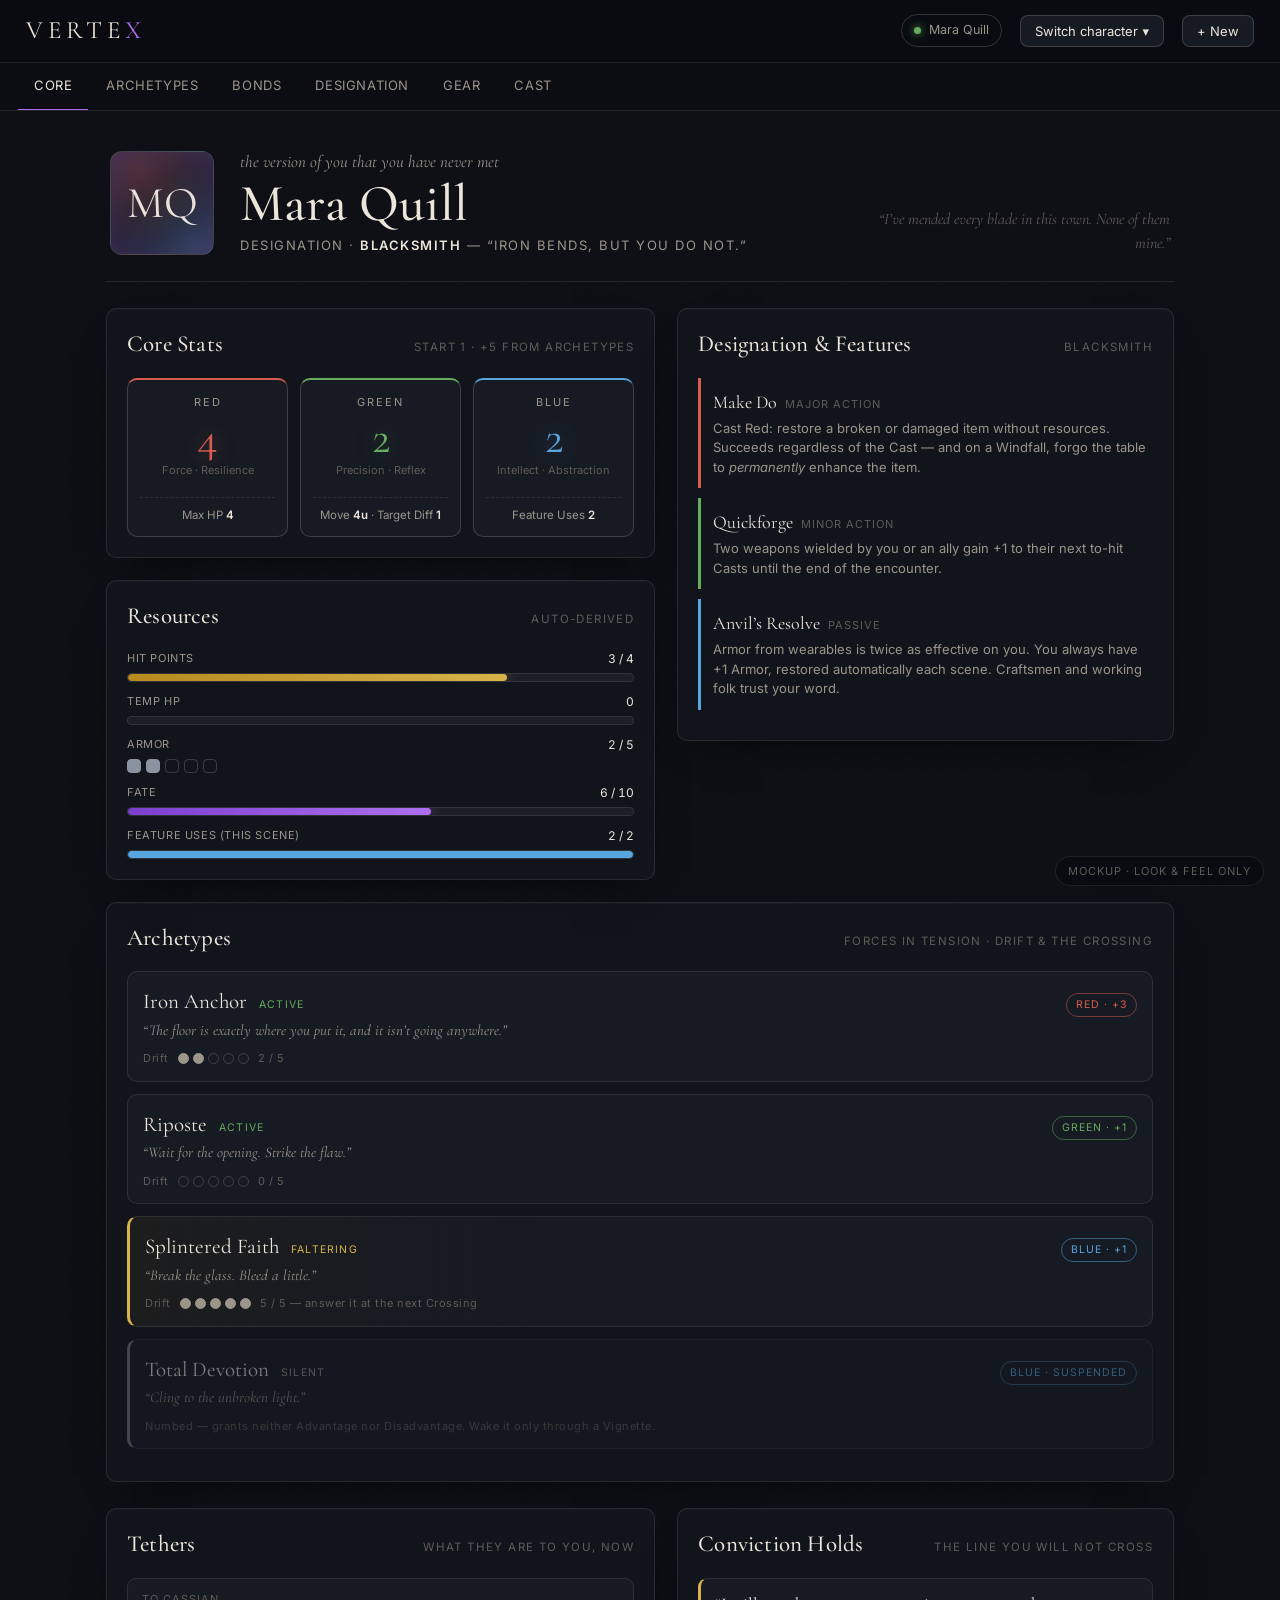
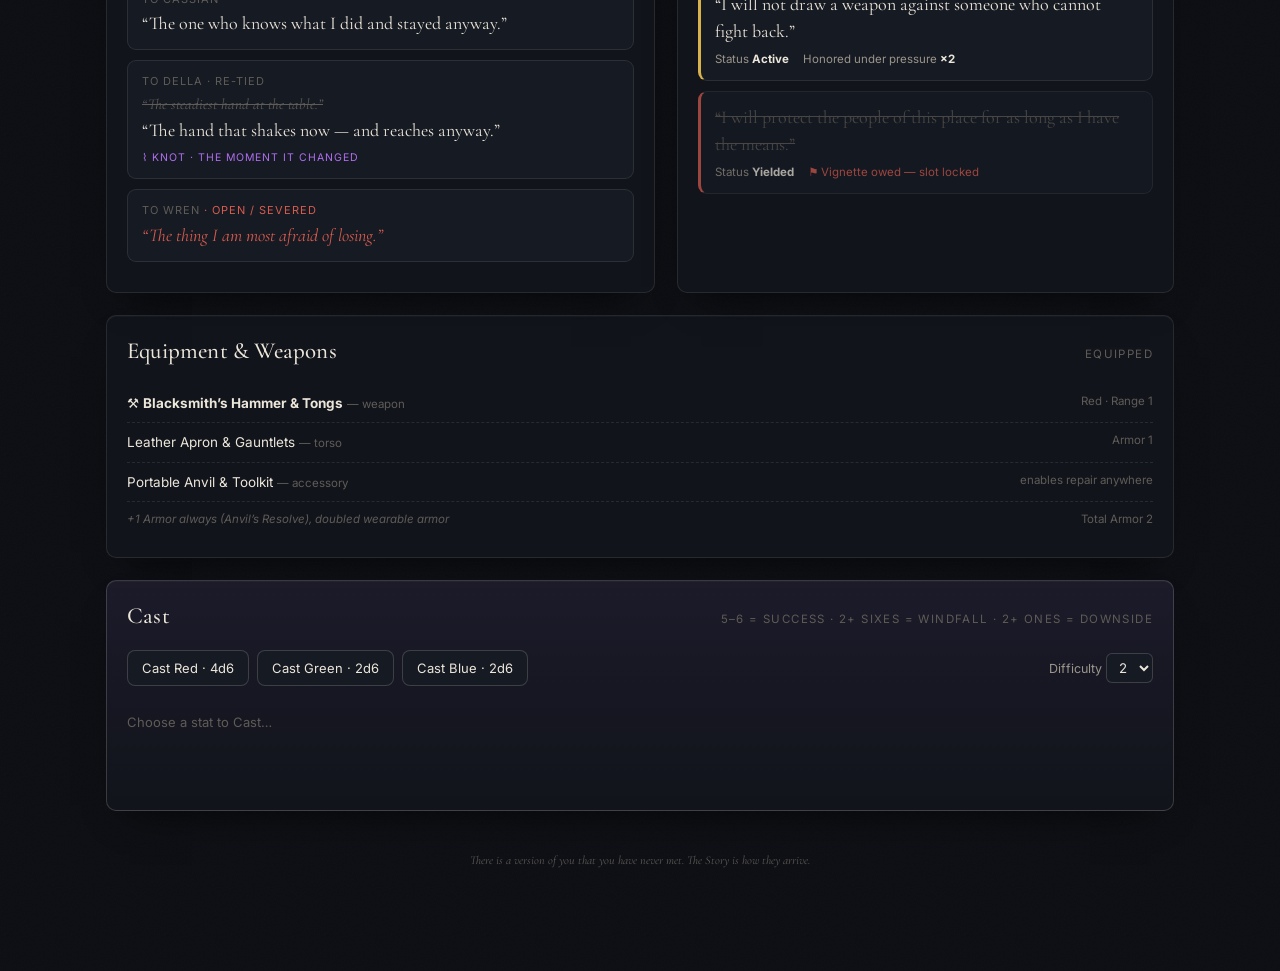
<file: mockups/sheet-v1.html>
<!DOCTYPE html>
<html lang="en">
<head>
<meta charset="UTF-8" />
<meta name="viewport" content="width=device-width, initial-scale=1.0" />
<title>Vertex — Character Sheet (core-Vertex mockup)</title>
<!--
  VERTEX · core-Vertex aesthetic mockup (v1)
  Setting-neutral identity: deep ink, bone text, the three Core Stat colors + Fate purple as glowing accents.
  Static look-and-feel mockup with a small live "Cast" demo to tease the dice engine.
  Self-contained single file. Fonts load from Google Fonts (falls back to system serif/sans offline).
  Sample character: Mara Quill, a Blacksmith. All taglines/Features are canonical (System Guide v004 + Weird West Designation Guide).
-->
<link rel="preconnect" href="https://fonts.googleapis.com">
<link rel="preconnect" href="https://fonts.gstatic.com" crossorigin>
<link href="https://fonts.googleapis.com/css2?family=Cormorant+Garamond:ital,wght@0,400;0,500;0,600;1,400;1,500&family=Inter:wght@400;500;600;700&display=swap" rel="stylesheet">
<style>
  :root{
    /* ----- core-Vertex palette (setting-neutral) ----- */
    --ink:        #0b0d12;   /* the well */
    --ink-2:      #11141b;   /* raised panels */
    --ink-3:      #161a23;   /* cards */
    --bone:       #ece6da;   /* primary text */
    --bone-dim:   #9b958a;   /* secondary text */
    --bone-faint: #5f5c57;   /* tertiary / disabled */
    --line:       rgba(236,230,218,.10);
    --line-strong:rgba(236,230,218,.18);

    /* the three Core Stats — brightened to glow on ink */
    --red:   #d75c4f;
    --green: #67ab5c;
    --blue:  #57a6e0;
    --fate:  #b06ef0;        /* narrative / meta accent */
    --gold:  #d8b24a;        /* HP */
    --steel: #8b93a1;        /* Armor */
    --temp:  #b9b4ab;        /* Temp HP */

    --radius: 10px;
    --shadow: 0 1px 0 rgba(255,255,255,.03) inset, 0 18px 40px -24px rgba(0,0,0,.9);
    --serif: "Cormorant Garamond", Garamond, "Times New Roman", serif;
    --sans:  "Inter", system-ui, -apple-system, "Segoe UI", sans-serif;
  }

  *{ box-sizing:border-box; }
  html{ scroll-behavior:smooth; }
  body{
    margin:0; background:var(--ink); color:var(--bone);
    font-family:var(--sans); font-size:15px; line-height:1.5;
    -webkit-font-smoothing:antialiased;
    /* faint erosion grain */
    background-image:url("data:image/svg+xml;utf8,<svg xmlns='http://www.w3.org/2000/svg' width='160' height='160'><filter id='n'><feTurbulence type='fractalNoise' baseFrequency='0.9' numOctaves='2' stitchTiles='stitch'/><feColorMatrix type='saturate' values='0'/></filter><rect width='100%25' height='100%25' filter='url(%23n)' opacity='0.025'/></svg>");
  }
  a{ color:inherit; text-decoration:none; }
  h1,h2,h3{ font-family:var(--serif); font-weight:500; margin:0; letter-spacing:.2px; }

  /* ---------------- app chrome ---------------- */
  .topbar{
    position:sticky; top:0; z-index:20;
    display:flex; align-items:center; gap:18px;
    padding:12px 26px; background:rgba(9,11,16,.86); backdrop-filter:blur(8px);
    border-bottom:1px solid var(--line);
  }
  .wordmark{ font-family:var(--serif); font-size:25px; letter-spacing:5px; }
  .wordmark b{ font-weight:600; }
  .wordmark .x{ color:var(--fate); }
  .topbar .spacer{ flex:1; }
  .chip{
    font-size:12.5px; color:var(--bone-dim); border:1px solid var(--line-strong);
    padding:6px 12px; border-radius:999px; display:flex; gap:8px; align-items:center;
  }
  .chip .dot{ width:7px; height:7px; border-radius:50%; background:var(--green); box-shadow:0 0 8px var(--green); }
  .btn{
    font-family:var(--sans); font-size:13px; color:var(--bone);
    background:var(--ink-3); border:1px solid var(--line-strong);
    padding:7px 14px; border-radius:8px; cursor:pointer; transition:.15s;
  }
  .btn:hover{ border-color:var(--fate); color:#fff; }

  .tabs{
    display:flex; gap:2px; padding:0 18px; background:var(--ink);
    border-bottom:1px solid var(--line); position:sticky; top:55px; z-index:19;
    overflow-x:auto;
  }
  .tabs a{
    padding:13px 16px; font-size:13px; letter-spacing:.6px; color:var(--bone-dim);
    border-bottom:2px solid transparent; white-space:nowrap; text-transform:uppercase;
  }
  .tabs a:hover{ color:var(--bone); }
  .tabs a.active{ color:var(--bone); border-bottom-color:var(--fate); }

  .wrap{ max-width:1120px; margin:0 auto; padding:30px 26px 90px; }

  /* ---------------- identity header ---------------- */
  .hero{ display:flex; gap:26px; align-items:flex-end; padding:8px 4px 26px; border-bottom:1px solid var(--line); }
  .portrait{
    width:104px; height:104px; flex:none; border-radius:12px; border:1px solid var(--line-strong);
    background:
      radial-gradient(120% 120% at 30% 20%, rgba(215,92,79,.25), transparent 60%),
      radial-gradient(120% 120% at 80% 90%, rgba(87,166,224,.22), transparent 60%),
      var(--ink-3);
    display:flex; align-items:center; justify-content:center; font-family:var(--serif);
    font-size:44px; color:var(--bone); position:relative; overflow:hidden;
  }
  .portrait::after{ content:""; position:absolute; inset:0; box-shadow:0 0 60px -10px rgba(176,110,240,.35) inset; }
  .hero .id{ flex:1; }
  .epithet{ font-family:var(--serif); font-style:italic; font-size:17px; color:var(--bone-dim); }
  .hero h1{ font-size:52px; line-height:1.02; margin:2px 0 6px; }
  .desig{ font-size:13px; letter-spacing:1.5px; text-transform:uppercase; color:var(--bone-dim); }
  .desig b{ color:var(--bone); font-weight:600; }
  .quote{ font-family:var(--serif); font-style:italic; font-size:16px; color:var(--bone-faint); max-width:300px; text-align:right; }

  /* ---------------- grid + panels ---------------- */
  .cols{ display:grid; grid-template-columns:1.05fr .95fr; gap:22px; margin-top:26px; }
  @media (max-width:880px){ .cols{ grid-template-columns:1fr; } .hero{ flex-wrap:wrap; } .quote{ text-align:left; } }
  .panel{ background:var(--ink-2); border:1px solid var(--line); border-radius:var(--radius); box-shadow:var(--shadow); padding:20px; margin-bottom:22px; }
  .panel > .head{ display:flex; align-items:baseline; justify-content:space-between; margin:-2px 0 16px; }
  .panel h2{ font-size:23px; }
  .panel .sub{ font-size:11.5px; letter-spacing:1.4px; text-transform:uppercase; color:var(--bone-faint); }

  /* ---------------- core stats ---------------- */
  .stats{ display:grid; grid-template-columns:repeat(3,1fr); gap:12px; }
  .stat{ border:1px solid var(--line-strong); border-radius:10px; padding:14px 12px 12px; text-align:center; position:relative; background:var(--ink-3); }
  .stat .name{ font-size:11px; letter-spacing:2px; text-transform:uppercase; color:var(--bone-dim); }
  .stat .val{ font-family:var(--serif); font-size:46px; line-height:1; margin:4px 0 2px; }
  .stat .dom{ font-size:11px; color:var(--bone-faint); min-height:28px; }
  .stat.red   { border-top:2px solid var(--red); }   .stat.red .val{ color:var(--red); text-shadow:0 0 22px rgba(215,92,79,.45); }
  .stat.green { border-top:2px solid var(--green); } .stat.green .val{ color:var(--green); text-shadow:0 0 22px rgba(103,171,92,.4); }
  .stat.blue  { border-top:2px solid var(--blue); }  .stat.blue .val{ color:var(--blue); text-shadow:0 0 22px rgba(87,166,224,.45); }
  .derived{ margin-top:7px; padding-top:9px; border-top:1px dashed var(--line); font-size:11.5px; color:var(--bone-dim); }
  .derived b{ color:var(--bone); font-weight:600; }

  /* ---------------- meters ---------------- */
  .meters{ display:grid; gap:11px; margin-top:4px; }
  .meter .lab{ display:flex; justify-content:space-between; font-size:12px; margin-bottom:5px; }
  .meter .lab .k{ letter-spacing:.6px; text-transform:uppercase; color:var(--bone-dim); font-size:11px; }
  .meter .lab .v{ font-variant-numeric:tabular-nums; color:var(--bone); }
  .track{ height:9px; border-radius:6px; background:rgba(255,255,255,.05); overflow:hidden; border:1px solid var(--line); }
  .fill{ height:100%; border-radius:6px; }
  .fill.hp   { background:linear-gradient(90deg,#b88a1e,var(--gold)); box-shadow:0 0 14px rgba(216,178,74,.5); }
  .fill.temp { background:var(--temp); }
  .fill.armor{ background:linear-gradient(90deg,#5b626e,var(--steel)); }
  .fill.fate { background:linear-gradient(90deg,#7b3fd0,var(--fate)); box-shadow:0 0 14px rgba(176,110,240,.55); }
  .pips{ display:flex; gap:5px; }
  .pip{ width:14px; height:14px; border-radius:4px; border:1px solid var(--line-strong); }
  .pip.on.armor{ background:var(--steel); border-color:var(--steel); }

  /* ---------------- archetypes ---------------- */
  .arc{ border:1px solid var(--line); border-radius:10px; padding:14px 15px; margin-bottom:12px; background:var(--ink-3); position:relative; }
  .arc .row1{ display:flex; align-items:baseline; gap:10px; justify-content:space-between; }
  .arc .aname{ font-family:var(--serif); font-size:21px; }
  .arc .tagline{ font-family:var(--serif); font-style:italic; color:var(--bone-dim); font-size:15px; margin:1px 0 9px; }
  .tag{ font-size:10.5px; letter-spacing:1px; text-transform:uppercase; padding:3px 9px; border-radius:999px; border:1px solid var(--line-strong); white-space:nowrap; }
  .tag.red{ color:var(--red); border-color:rgba(215,92,79,.5); }
  .tag.green{ color:var(--green); border-color:rgba(103,171,92,.5); }
  .tag.blue{ color:var(--blue); border-color:rgba(87,166,224,.5); }
  .drift{ display:flex; align-items:center; gap:9px; font-size:11px; color:var(--bone-faint); letter-spacing:.5px; }
  .notches{ display:flex; gap:4px; }
  .notch{ width:11px; height:11px; border-radius:50%; border:1px solid var(--line-strong); }
  .notch.on{ background:var(--bone-dim); border-color:var(--bone-dim); }
  .status{ font-size:10.5px; letter-spacing:1.2px; text-transform:uppercase; padding:2px 8px; border-radius:5px; }
  .status.active{ color:var(--green); }
  /* canon status visual language */
  .arc.faltering{ border-left:3px solid var(--gold); background:linear-gradient(90deg,rgba(216,178,74,.06),var(--ink-3) 40%); }
  .arc.faltering .status{ color:var(--gold); }
  .arc.silent{ opacity:.5; border-left:3px solid #777; }
  .arc.silent .status{ color:var(--bone-dim); }
  .arc.retired{ opacity:.34; }
  .arc.retired .aname{ text-decoration:line-through; }

  /* ---------------- bonds: tethers + holds ---------------- */
  .bond{ border:1px solid var(--line); border-radius:9px; padding:12px 14px; margin-bottom:10px; background:var(--ink-3); }
  .bond .to{ font-size:11px; letter-spacing:1px; text-transform:uppercase; color:var(--bone-faint); margin-bottom:3px; }
  .bond .line{ font-family:var(--serif); font-size:18px; }
  .knot .old{ text-decoration:line-through; color:var(--bone-faint); font-style:italic; display:block; font-size:15px; }
  .knot .new{ color:var(--bone); display:block; margin-top:2px; }
  .knot .seam{ font-size:10.5px; letter-spacing:1px; text-transform:uppercase; color:var(--fate); margin-top:6px; }
  .tether-open .line{ color:var(--red); font-style:italic; }
  .tether-open .to::after{ content:" · open / severed"; color:var(--red); }

  .hold{ border-left:3px solid var(--gold); }
  .hold.yielded{ border-left-color:var(--red); opacity:.7; }
  .hold .meta{ display:flex; gap:14px; margin-top:6px; font-size:11.5px; color:var(--bone-dim); }
  .hold .meta b{ color:var(--bone); }
  .hold.yielded .line{ text-decoration:line-through; color:var(--bone-faint); }
  .owed{ color:var(--red); }

  /* ---------------- features ---------------- */
  .feat{ padding:11px 0 11px 12px; border-left:3px solid var(--line); margin-bottom:10px; }
  .feat.major{ border-left-color:var(--red); }
  .feat.minor{ border-left-color:var(--green); }
  .feat.passive{ border-left-color:var(--blue); }
  .feat .fn{ font-family:var(--serif); font-size:18px; }
  .feat .ft{ font-size:11px; letter-spacing:1px; text-transform:uppercase; color:var(--bone-faint); margin-left:8px; }
  .feat .fd{ font-size:13px; color:var(--bone-dim); margin-top:3px; }

  .gear-row{ display:flex; justify-content:space-between; padding:9px 0; border-bottom:1px dashed var(--line); font-size:13.5px; }
  .gear-row .meta{ color:var(--bone-faint); font-size:11.5px; }

  /* ---------------- cast widget ---------------- */
  .cast{ background:linear-gradient(180deg,rgba(176,110,240,.07),transparent), var(--ink-2); border:1px solid var(--line-strong); }
  .cast .controls{ display:flex; gap:8px; flex-wrap:wrap; align-items:center; margin-bottom:14px; }
  .castbtn{ font-family:var(--sans); font-size:13px; padding:9px 14px; border-radius:8px; cursor:pointer; border:1px solid var(--line-strong); background:var(--ink-3); color:var(--bone); }
  .castbtn.red:hover{ border-color:var(--red); color:#fff; }
  .castbtn.green:hover{ border-color:var(--green); color:#fff; }
  .castbtn.blue:hover{ border-color:var(--blue); color:#fff; }
  .diff{ margin-left:auto; font-size:12.5px; color:var(--bone-dim); }
  .diff select{ background:var(--ink-3); color:var(--bone); border:1px solid var(--line-strong); border-radius:6px; padding:5px 8px; font-family:var(--sans); }
  .dice{ display:flex; gap:9px; flex-wrap:wrap; min-height:46px; align-items:center; }
  .die{ width:42px; height:42px; border-radius:9px; display:flex; align-items:center; justify-content:center;
        font-family:var(--serif); font-size:23px; background:var(--ink-3); border:1px solid var(--line-strong); }
  .die.hit{ border-color:var(--green); color:var(--green); box-shadow:0 0 16px -3px rgba(103,171,92,.6); }
  .die.six{ border-color:var(--gold); color:var(--gold); box-shadow:0 0 16px -3px rgba(216,178,74,.7); }
  .die.one{ border-color:var(--red); color:var(--red); box-shadow:0 0 16px -3px rgba(215,92,79,.6); }
  .verdict{ margin-top:14px; font-family:var(--serif); font-size:21px; min-height:30px; }
  .verdict .win{ color:var(--gold); }
  .verdict .down{ color:var(--red); }
  .verdict .ok{ color:var(--green); }
  .verdict .no{ color:var(--bone-dim); }
  .verdict small{ display:block; font-family:var(--sans); font-size:12px; color:var(--bone-faint); margin-top:3px; letter-spacing:.3px; }

  .footnote{ text-align:center; color:var(--bone-faint); font-size:12px; margin-top:40px; font-style:italic; font-family:var(--serif); }
  .badge-mock{ position:fixed; bottom:14px; right:16px; font-size:11px; letter-spacing:1px; text-transform:uppercase;
               color:var(--bone-faint); background:rgba(9,11,16,.85); border:1px solid var(--line); padding:6px 12px; border-radius:999px; z-index:30; }
</style>
</head>
<body>

  <!-- app chrome -->
  <div class="topbar">
    <div class="wordmark">VERTE<span class="x">X</span></div>
    <div class="spacer"></div>
    <div class="chip"><span class="dot"></span> Mara Quill</div>
    <button class="btn">Switch character ▾</button>
    <button class="btn">+ New</button>
  </div>
  <nav class="tabs">
    <a class="active" href="#core">Core</a>
    <a href="#archetypes">Archetypes</a>
    <a href="#bonds">Bonds</a>
    <a href="#designation">Designation</a>
    <a href="#gear">Gear</a>
    <a href="#cast">Cast</a>
  </nav>

  <div class="wrap">

    <!-- identity -->
    <header class="hero" id="core">
      <div class="portrait">MQ</div>
      <div class="id">
        <div class="epithet">the version of you that you have never met</div>
        <h1>Mara Quill</h1>
        <div class="desig">Designation · <b>Blacksmith</b> — “Iron bends, but you do not.”</div>
      </div>
      <div class="quote">“I’ve mended every blade in this town. None of them mine.”</div>
    </header>

    <div class="cols">
      <!-- LEFT: the self -->
      <div>
        <!-- core stats -->
        <section class="panel">
          <div class="head"><h2>Core Stats</h2><span class="sub">start 1 · +5 from archetypes</span></div>
          <div class="stats">
            <div class="stat red">
              <div class="name">Red</div><div class="val">4</div>
              <div class="dom">Force · Resilience</div>
              <div class="derived">Max HP <b>4</b></div>
            </div>
            <div class="stat green">
              <div class="name">Green</div><div class="val">2</div>
              <div class="dom">Precision · Reflex</div>
              <div class="derived">Move <b>4u</b> · Target Diff <b>1</b></div>
            </div>
            <div class="stat blue">
              <div class="name">Blue</div><div class="val">2</div>
              <div class="dom">Intellect · Abstraction</div>
              <div class="derived">Feature Uses <b>2</b></div>
            </div>
          </div>
        </section>

        <!-- resources -->
        <section class="panel">
          <div class="head"><h2>Resources</h2><span class="sub">auto-derived</span></div>
          <div class="meters">
            <div class="meter">
              <div class="lab"><span class="k">Hit Points</span><span class="v">3 / 4</span></div>
              <div class="track"><div class="fill hp" style="width:75%"></div></div>
            </div>
            <div class="meter">
              <div class="lab"><span class="k">Temp HP</span><span class="v">0</span></div>
              <div class="track"><div class="fill temp" style="width:0%"></div></div>
            </div>
            <div class="meter">
              <div class="lab"><span class="k">Armor</span><span class="v">2 / 5</span></div>
              <div class="pips">
                <span class="pip on armor"></span><span class="pip on armor"></span>
                <span class="pip"></span><span class="pip"></span><span class="pip"></span>
              </div>
            </div>
            <div class="meter">
              <div class="lab"><span class="k">Fate</span><span class="v">6 / 10</span></div>
              <div class="track"><div class="fill fate" style="width:60%"></div></div>
            </div>
            <div class="meter">
              <div class="lab"><span class="k">Feature Uses (this scene)</span><span class="v">2 / 2</span></div>
              <div class="track"><div class="fill" style="width:100%;background:var(--blue)"></div></div>
            </div>
          </div>
        </section>
      </div>

      <!-- RIGHT: designation & features (kept near top so Core view feels complete) -->
      <div>
        <section class="panel" id="designation">
          <div class="head"><h2>Designation &amp; Features</h2><span class="sub">Blacksmith</span></div>
          <div class="feat major">
            <span class="fn">Make Do</span><span class="ft">Major Action</span>
            <div class="fd">Cast Red: restore a broken or damaged item without resources. Succeeds regardless of the Cast — and on a Windfall, forgo the table to <i>permanently</i> enhance the item.</div>
          </div>
          <div class="feat minor">
            <span class="fn">Quickforge</span><span class="ft">Minor Action</span>
            <div class="fd">Two weapons wielded by you or an ally gain +1 to their next to-hit Casts until the end of the encounter.</div>
          </div>
          <div class="feat passive">
            <span class="fn">Anvil’s Resolve</span><span class="ft">Passive</span>
            <div class="fd">Armor from wearables is twice as effective on you. You always have +1 Armor, restored automatically each scene. Craftsmen and working folk trust your word.</div>
          </div>
        </section>
      </div>
    </div>

    <!-- archetypes : full width -->
    <section class="panel" id="archetypes">
      <div class="head"><h2>Archetypes</h2><span class="sub">forces in tension · drift &amp; the crossing</span></div>

      <div class="arc">
        <div class="row1">
          <div><span class="aname">Iron Anchor</span> <span class="status active">Active</span></div>
          <span class="tag red">Red · +3</span>
        </div>
        <div class="tagline">“The floor is exactly where you put it, and it isn’t going anywhere.”</div>
        <div class="drift">Drift <span class="notches"><i class="notch on"></i><i class="notch on"></i><i class="notch"></i><i class="notch"></i><i class="notch"></i></span> 2 / 5</div>
      </div>

      <div class="arc">
        <div class="row1">
          <div><span class="aname">Riposte</span> <span class="status active">Active</span></div>
          <span class="tag green">Green · +1</span>
        </div>
        <div class="tagline">“Wait for the opening. Strike the flaw.”</div>
        <div class="drift">Drift <span class="notches"><i class="notch"></i><i class="notch"></i><i class="notch"></i><i class="notch"></i><i class="notch"></i></span> 0 / 5</div>
      </div>

      <div class="arc faltering">
        <div class="row1">
          <div><span class="aname">Splintered Faith</span> <span class="status">Faltering</span></div>
          <span class="tag blue">Blue · +1</span>
        </div>
        <div class="tagline">“Break the glass. Bleed a little.”</div>
        <div class="drift">Drift <span class="notches"><i class="notch on"></i><i class="notch on"></i><i class="notch on"></i><i class="notch on"></i><i class="notch on"></i></span> 5 / 5 — answer it at the next Crossing</div>
      </div>

      <div class="arc silent">
        <div class="row1">
          <div><span class="aname">Total Devotion</span> <span class="status">Silent</span></div>
          <span class="tag blue">Blue · suspended</span>
        </div>
        <div class="tagline">“Cling to the unbroken light.”</div>
        <div class="drift">Numbed — grants neither Advantage nor Disadvantage. Wake it only through a Vignette.</div>
      </div>
    </section>

    <!-- bonds : tethers + holds -->
    <div class="cols" id="bonds">
      <section class="panel">
        <div class="head"><h2>Tethers</h2><span class="sub">what they are to you, now</span></div>
        <div class="bond">
          <div class="to">to Cassian</div>
          <div class="line">“The one who knows what I did and stayed anyway.”</div>
        </div>
        <div class="bond knot">
          <div class="to">to Della · re-tied</div>
          <div class="line">
            <span class="old">“The steadiest hand at the table.”</span>
            <span class="new">“The hand that shakes now — and reaches anyway.”</span>
          </div>
          <div class="seam">⌇ knot · the moment it changed</div>
        </div>
        <div class="bond tether-open">
          <div class="to">to Wren</div>
          <div class="line">“The thing I am most afraid of losing.”</div>
        </div>
      </section>

      <section class="panel">
        <div class="head"><h2>Conviction Holds</h2><span class="sub">the line you will not cross</span></div>
        <div class="bond hold">
          <div class="line">“I will not draw a weapon against someone who cannot fight back.”</div>
          <div class="meta"><span>Status <b>Active</b></span><span>Honored under pressure <b>×2</b></span></div>
        </div>
        <div class="bond hold yielded">
          <div class="line">“I will protect the people of this place for as long as I have the means.”</div>
          <div class="meta"><span>Status <b>Yielded</b></span><span class="owed">⚑ Vignette owed — slot locked</span></div>
        </div>
      </section>
    </div>

    <!-- gear -->
    <section class="panel" id="gear">
      <div class="head"><h2>Equipment &amp; Weapons</h2><span class="sub">equipped</span></div>
      <div class="gear-row"><span>⚒ <b>Blacksmith’s Hammer &amp; Tongs</b> <span class="meta">— weapon</span></span><span class="meta">Red · Range 1</span></div>
      <div class="gear-row"><span>Leather Apron &amp; Gauntlets <span class="meta">— torso</span></span><span class="meta">Armor 1</span></div>
      <div class="gear-row"><span>Portable Anvil &amp; Toolkit <span class="meta">— accessory</span></span><span class="meta">enables repair anywhere</span></div>
      <div class="gear-row" style="border-bottom:none"><span class="meta" style="font-style:italic">+1 Armor always (Anvil’s Resolve), doubled wearable armor</span><span class="meta">Total Armor 2</span></div>
    </section>

    <!-- cast widget -->
    <section class="panel cast" id="cast">
      <div class="head"><h2>Cast</h2><span class="sub">5–6 = success · 2+ sixes = Windfall · 2+ ones = Downside</span></div>
      <div class="controls">
        <button class="castbtn red"   onclick="cast(4,'Red')">Cast Red · 4d6</button>
        <button class="castbtn green" onclick="cast(2,'Green')">Cast Green · 2d6</button>
        <button class="castbtn blue"  onclick="cast(2,'Blue')">Cast Blue · 2d6</button>
        <span class="diff">Difficulty
          <select id="difficulty">
            <option>1</option><option selected>2</option><option>3</option><option>4</option>
          </select>
        </span>
      </div>
      <div class="dice" id="dice"><span class="no" style="color:var(--bone-faint);font-family:var(--sans);font-size:13px">Choose a stat to Cast…</span></div>
      <div class="verdict" id="verdict"></div>
    </section>

    <p class="footnote">There is a version of you that you have never met. The Story is how they arrive.</p>
  </div>

  <div class="badge-mock">mockup · look &amp; feel only</div>

<script>
  // tiny live Cast demo — previews the real dice engine's logic
  function cast(pool, label){
    const diff = parseInt(document.getElementById('difficulty').value, 10);
    const rolls = Array.from({length: pool}, () => 1 + Math.floor(Math.random()*6));
    const diceEl = document.getElementById('dice');
    diceEl.innerHTML = '';
    let successes=0, sixes=0, ones=0;
    rolls.forEach(r=>{
      const d=document.createElement('div'); d.className='die'; d.textContent=r;
      if(r===6){ d.classList.add('six'); successes++; sixes++; }
      else if(r===5){ d.classList.add('hit'); successes++; }
      else if(r===1){ d.classList.add('one'); ones++; }
      diceEl.appendChild(d);
    });
    // resolve per v004
    let windfall = sixes>=2, downside = ones>=2;
    if(windfall && downside){ // sets cancel 1:1
      const cancel=Math.min(sixes,ones); const w=sixes-cancel>0, dn=ones-cancel>0;
      windfall=w; downside=dn;
    }
    const v=document.getElementById('verdict');
    if(windfall){
      v.innerHTML = `<span class="win">Windfall.</span> Perfect self-actualization — automatic success, roll the Windfall Table.
        <small>${label} · ${successes} successes · ${sixes} sixes</small>`;
    } else if(downside){
      v.innerHTML = `<span class="down">Downside.</span> The weight breaks you — automatic failure, roll the Downside Table.
        <small>${label} · ${ones} ones</small>`;
    } else if(successes>=diff){
      v.innerHTML = `<span class="ok">Success.</span> Your intent becomes reality.
        <small>${label} · ${successes}/${diff} successes</small>`;
    } else {
      v.innerHTML = `<span class="no">Not enough.</span> The truth refuses you.
        <small>${label} · ${successes}/${diff} successes</small>`;
    }
  }

  // tab active-state on scroll
  const links=[...document.querySelectorAll('.tabs a')];
  const ids=links.map(a=>a.getAttribute('href').slice(1));
  window.addEventListener('scroll', ()=>{
    let cur=ids[0];
    for(const id of ids){ const el=document.getElementById(id); if(el && el.getBoundingClientRect().top<140) cur=id; }
    links.forEach(a=>a.classList.toggle('active', a.getAttribute('href')==='#'+cur));
  }, {passive:true});
</script>
</body>
</html>
</file>
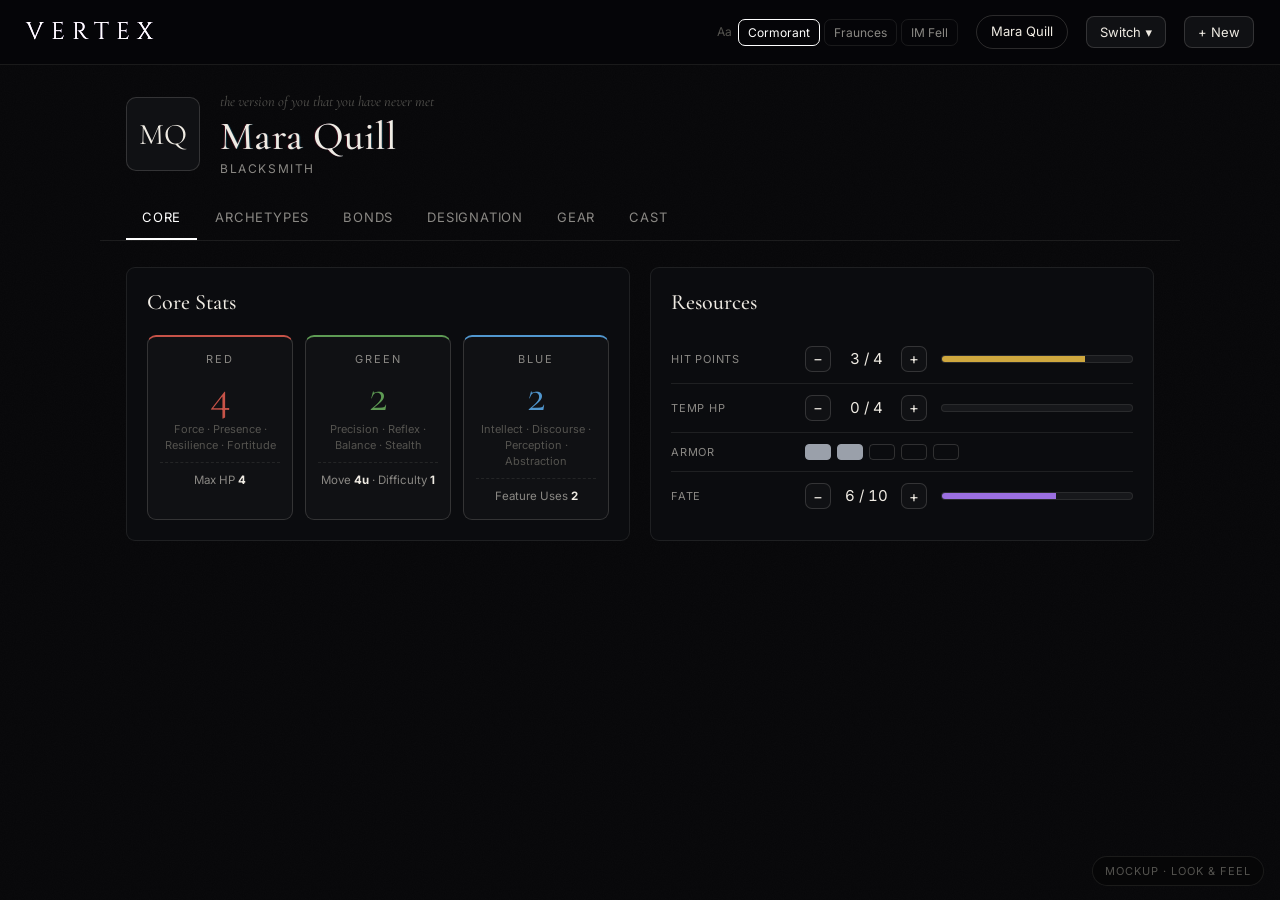
<file: mockups/sheet-v2.html>
<!DOCTYPE html>
<html lang="en">
<head>
<meta charset="UTF-8" />
<meta name="viewport" content="width=device-width, initial-scale=1.0" />
<title>Vertex — Character Sheet (core-Vertex mockup v2)</title>
<!--
  VERTEX · core-Vertex mockup v2
  Darker / starker / more monochrome. Chromatic aberration on the wordmark.
  Compartmentalized TABBED panels (real tab switching). Interactive Resources + per-Feature use tracking.
  Verbatim Blacksmith text from the Weird West Designation Guide. Self-contained single file.
  Font is switchable (top-right "Aa") so you can compare evocative display faces.
-->
<link rel="preconnect" href="https://fonts.googleapis.com">
<link rel="preconnect" href="https://fonts.gstatic.com" crossorigin>
<link href="https://fonts.googleapis.com/css2?family=Cinzel:wght@500;600;700&family=Fraunces:ital,opsz,wght@0,9..144,400;0,9..144,500;0,9..144,600;1,9..144,400;1,9..144,500&family=IM+Fell+English:ital@0;1&family=Cormorant+Garamond:ital,wght@0,400;0,500;0,600;1,400;1,500&family=Inter:wght@400;500;600;700&display=swap" rel="stylesheet">
<style>
  :root{
    /* stark monochrome base */
    --ink:        #060608;
    --ink-2:      #0b0c0f;
    --ink-3:      #101114;
    --white:      #ffffff;
    --bone:       #efebe3;
    --dim:        #8a8884;
    --faint:      #54534f;
    --line:       rgba(239,235,227,.085);
    --line-2:     rgba(239,235,227,.16);

    /* the three Core Stats — restrained, the only real chroma */
    --red:   #c75348;
    --green: #5e9b54;
    --blue:  #5197cf;
    --fate:  #9b6fe0;
    --gold:  #cfa83f;   /* HP */
    --steel: #9aa0aa;   /* Armor */
    --temp:  #b7b2a9;   /* Temp HP */

    /* feature-type indicators — deliberately NOT the stat colors (monochrome tones) */
    --feat-major:   #e7e2d7;
    --feat-minor:   #8a8990;
    --feat-passive: #4f4e54;

    --serif: "Cormorant Garamond", Georgia, serif;   /* switchable display face (default: Cormorant) */
    --sans:  "Inter", system-ui, -apple-system, "Segoe UI", sans-serif;
    --radius: 9px;
  }

  *{ box-sizing:border-box; }
  body{
    margin:0; background:var(--ink); color:var(--bone);
    font-family:var(--sans); font-size:15px; line-height:1.5; -webkit-font-smoothing:antialiased;
    background-image:url("data:image/svg+xml;utf8,<svg xmlns='http://www.w3.org/2000/svg' width='180' height='180'><filter id='n'><feTurbulence type='fractalNoise' baseFrequency='0.9' numOctaves='2' stitchTiles='stitch'/><feColorMatrix type='saturate' values='0'/></filter><rect width='100%25' height='100%25' filter='url(%23n)' opacity='0.022'/></svg>");
  }
  h1,h2,h3{ font-family:var(--serif); font-weight:500; margin:0; }
  button{ font-family:var(--sans); cursor:pointer; }

  /* ---------- top bar ---------- */
  .topbar{
    position:sticky; top:0; z-index:30; display:flex; align-items:center; gap:18px;
    padding:14px 26px; background:rgba(6,6,8,.9); backdrop-filter:blur(8px); border-bottom:1px solid var(--line);
  }
  /* chromatic-aberration wordmark */
  .brand{ position:relative; font-family:"Cinzel", serif; font-size:24px; letter-spacing:7px; color:var(--white); }
  .brand::before, .brand::after{
    content:"VERTEX"; position:absolute; left:0; top:0; z-index:-1; letter-spacing:7px;
    mix-blend-mode:screen; pointer-events:none;
  }
  .brand::before{ color:#ff1f4f; animation:caL 5.5s ease-in-out infinite; }
  .brand::after{  color:#1fd4ff; animation:caR 5.5s ease-in-out infinite; }
  @keyframes caL{ 0%,100%{transform:translate(-1.6px,0)} 50%{transform:translate(-2.4px,.4px)} }
  @keyframes caR{ 0%,100%{transform:translate(1.6px,0)}  50%{transform:translate(2.4px,-.4px)} }
  .topbar .spacer{ flex:1; }
  .charname-chip{ font-size:13px; color:var(--bone); border:1px solid var(--line-2); padding:6px 14px; border-radius:999px; }
  .btn{ font-size:13px; color:var(--bone); background:var(--ink-3); border:1px solid var(--line-2); padding:7px 13px; border-radius:8px; }
  .btn:hover{ border-color:var(--white); color:var(--white); }
  .fontpick{ display:flex; gap:4px; align-items:center; }
  .fontpick .lbl{ font-size:12px; color:var(--faint); margin-right:2px; }
  .fontpick button{ font-size:12px; color:var(--dim); background:transparent; border:1px solid var(--line); padding:5px 9px; border-radius:7px; }
  .fontpick button.on{ color:var(--white); border-color:var(--white); }

  /* ---------- persistent character header ---------- */
  .hero{ max-width:1080px; margin:0 auto; padding:26px 26px 0; display:flex; align-items:center; gap:20px; }
  .portrait{
    width:74px; height:74px; flex:none; border-radius:10px; border:1px solid var(--line-2);
    background:var(--ink-3); display:flex; align-items:center; justify-content:center;
    font-family:var(--serif); font-size:30px; color:var(--bone);
  }
  .hero h1{ font-size:40px; line-height:1; letter-spacing:.3px;
            text-shadow:-.6px 0 rgba(255,31,79,.20), .6px 0 rgba(31,212,255,.20); }
  .hero .epithet{ font-family:var(--serif); font-style:italic; font-size:14.5px; color:var(--faint); margin-bottom:3px; }
  .hero .desig{ font-size:12px; letter-spacing:1.6px; text-transform:uppercase; color:var(--dim); margin-top:4px; }

  /* ---------- tab bar ---------- */
  .tabs{ max-width:1080px; margin:18px auto 0; padding:0 26px; display:flex; gap:2px; border-bottom:1px solid var(--line); overflow-x:auto; }
  .tabs button{
    background:transparent; border:0; border-bottom:2px solid transparent; color:var(--dim);
    font-size:13px; letter-spacing:.8px; text-transform:uppercase; padding:13px 16px; white-space:nowrap;
  }
  .tabs button:hover{ color:var(--bone); }
  .tabs button.active{ color:var(--white); border-bottom-color:var(--white); }   /* white underline */

  .wrap{ max-width:1080px; margin:0 auto; padding:26px; }
  .tabpanel{ display:none; }
  .tabpanel.active{ display:block; animation:fade .25s ease; }
  @keyframes fade{ from{opacity:0; transform:translateY(4px)} to{opacity:1; transform:none} }

  .panel{ background:var(--ink-2); border:1px solid var(--line); border-radius:var(--radius); padding:20px; margin-bottom:20px; }
  .panel > .head{ display:flex; align-items:baseline; justify-content:space-between; margin:-2px 0 16px; }
  .panel h2{ font-size:22px; }
  .panel .sub{ font-size:11px; letter-spacing:1.4px; text-transform:uppercase; color:var(--faint); }
  .cols{ display:grid; grid-template-columns:1fr 1fr; gap:20px; }
  @media (max-width:820px){ .cols{ grid-template-columns:1fr; } }

  /* ---------- core stats ---------- */
  .stats{ display:grid; grid-template-columns:repeat(3,1fr); gap:12px; }
  .stat{ border:1px solid var(--line-2); border-top-width:2px; border-radius:9px; padding:14px 12px; text-align:center; background:var(--ink-3); }
  .stat .name{ font-size:11px; letter-spacing:2px; text-transform:uppercase; color:var(--dim); }
  .stat .val{ font-family:var(--serif); font-size:46px; line-height:1; margin:5px 0 4px; }
  .stat .dom{ font-size:11px; color:var(--faint); line-height:1.45; min-height:30px; }
  .stat.red{ border-top-color:var(--red); }    .stat.red .val{ color:var(--red); }
  .stat.green{ border-top-color:var(--green); }.stat.green .val{ color:var(--green); }
  .stat.blue{ border-top-color:var(--blue); }  .stat.blue .val{ color:var(--blue); }
  .derived{ margin-top:8px; padding-top:9px; border-top:1px dashed var(--line); font-size:11.5px; color:var(--dim); }
  .derived b{ color:var(--bone); }

  /* ---------- interactive resources ---------- */
  .res{ display:flex; align-items:center; gap:14px; padding:11px 0; border-bottom:1px solid var(--line); }
  .res:last-child{ border-bottom:0; }
  .res .k{ width:120px; font-size:11px; letter-spacing:.8px; text-transform:uppercase; color:var(--dim); flex:none; }
  .stepper{ display:flex; align-items:center; gap:9px; flex:none; }
  .stepper button{ width:26px; height:26px; border-radius:7px; border:1px solid var(--line-2); background:var(--ink-3); color:var(--bone); font-size:15px; line-height:1; }
  .stepper button:hover{ border-color:var(--white); color:var(--white); }
  .stepper .v{ min-width:52px; text-align:center; font-variant-numeric:tabular-nums; font-size:15px; }
  .bar{ flex:1; height:8px; border-radius:5px; background:rgba(255,255,255,.05); border:1px solid var(--line); overflow:hidden; }
  .bar > i{ display:block; height:100%; }
  .bar.hp > i{ background:var(--gold); }
  .bar.temp > i{ background:var(--temp); }
  .bar.fate > i{ background:var(--fate); }
  .armorpips{ display:flex; gap:6px; flex:1; }
  .apip{ width:26px; height:16px; border-radius:4px; border:1px solid var(--line-2); cursor:pointer; }
  .apip.on{ background:var(--steel); border-color:var(--steel); }

  /* ---------- archetypes ---------- */
  .arc{ border:1px solid var(--line); border-radius:9px; padding:14px 15px; margin-bottom:12px; background:var(--ink-3); }
  .arc .row1{ display:flex; align-items:baseline; justify-content:space-between; gap:10px; }
  .arc .aname{ font-family:var(--serif); font-size:21px; }
  .arc .tagline{ font-family:var(--serif); font-style:italic; color:var(--dim); font-size:15px; margin:1px 0 9px; }
  .tag{ font-size:10.5px; letter-spacing:1px; text-transform:uppercase; padding:3px 9px; border-radius:999px; border:1px solid var(--line-2); white-space:nowrap; }
  .tag.red{ color:var(--red); }   .tag.green{ color:var(--green); }   .tag.blue{ color:var(--blue); }
  .drift{ display:flex; align-items:center; gap:9px; font-size:11px; color:var(--faint); letter-spacing:.4px; }
  .notches{ display:flex; gap:4px; }
  .notch{ width:11px; height:11px; border-radius:50%; border:1px solid var(--line-2); }
  .notch.on{ background:var(--dim); border-color:var(--dim); }
  .status{ font-size:10.5px; letter-spacing:1.2px; text-transform:uppercase; }
  .status.active{ color:var(--green); }
  .arc.faltering{ border-left:3px solid var(--gold); }
  .arc.faltering .status{ color:var(--gold); }
  .arc.silent{ opacity:.5; border-left:3px solid #6e6e72; }
  .arc.silent .status{ color:var(--dim); }

  /* ---------- bonds ---------- */
  .bond{ border:1px solid var(--line); border-radius:9px; padding:12px 14px; margin-bottom:10px; background:var(--ink-3); }
  .bond .to{ font-size:11px; letter-spacing:1px; text-transform:uppercase; color:var(--faint); margin-bottom:3px; }
  .bond .line{ font-family:var(--serif); font-size:18px; }
  .knot .old{ text-decoration:line-through; color:var(--faint); font-style:italic; display:block; font-size:15px; }
  .knot .new{ display:block; margin-top:2px; }
  .knot .seam{ font-size:10.5px; letter-spacing:1px; text-transform:uppercase; color:var(--dim); margin-top:6px; }
  .tether-open .line{ color:var(--red); font-style:italic; }
  .tether-open .to::after{ content:" · open / severed"; color:var(--red); }
  .hold{ border-left:3px solid var(--gold); }
  .hold.yielded{ border-left-color:var(--red); opacity:.72; }
  .hold .meta{ display:flex; gap:16px; margin-top:6px; font-size:11.5px; color:var(--dim); }
  .hold .meta b{ color:var(--bone); }
  .hold.yielded .line{ text-decoration:line-through; color:var(--faint); }
  .owed{ color:var(--red); }

  /* ---------- designation & features ---------- */
  .desig-hero{ padding:6px 2px 18px; border-bottom:1px solid var(--line); margin-bottom:18px; }
  .desig-hero .big{ font-family:var(--serif); font-size:44px; line-height:1; letter-spacing:.5px;
                    text-shadow:-.6px 0 rgba(255,31,79,.18), .6px 0 rgba(31,212,255,.18); }
  .desig-hero .tag2{ font-family:var(--serif); font-style:italic; font-size:18px; color:var(--dim); margin-top:6px; }

  .feature{ border:1px solid var(--line); border-radius:9px; padding:0; margin-bottom:14px; background:var(--ink-3); display:flex; }
  .feature .stripe{ width:5px; flex:none; border-radius:9px 0 0 9px; }
  .feature.major   .stripe{ background:var(--feat-major); }
  .feature.minor   .stripe{ background:var(--feat-minor); }
  .feature.passive .stripe{ background:var(--feat-passive); }
  .feature .body{ padding:14px 16px; flex:1; }
  .feature .frow{ display:flex; align-items:center; justify-content:space-between; gap:12px; flex-wrap:wrap; }
  .feature .fn{ font-family:var(--serif); font-size:21px; }
  .feature .ft{ font-size:10.5px; letter-spacing:1.4px; text-transform:uppercase; color:var(--faint); margin-left:10px; }
  .feature .fd{ font-size:13.5px; color:var(--dim); margin-top:8px; line-height:1.55; }
  .feature .fd b{ color:var(--bone); font-weight:600; }
  .uses{ display:flex; align-items:center; gap:8px; }
  .uses .ulbl{ font-size:10.5px; letter-spacing:1px; text-transform:uppercase; color:var(--faint); }
  .ubox{ width:18px; height:18px; border-radius:5px; border:1px solid var(--line-2); cursor:pointer; display:flex; align-items:center; justify-content:center; }
  .ubox.on{ background:var(--bone); border-color:var(--bone); }
  .ubox.on::after{ content:""; width:7px; height:7px; border-radius:2px; background:var(--ink); }
  .ureset{ font-size:11px; color:var(--dim); background:transparent; border:1px solid var(--line); border-radius:6px; padding:4px 9px; }
  .ureset:hover{ color:var(--white); border-color:var(--white); }
  .always{ font-size:11px; letter-spacing:1px; text-transform:uppercase; color:var(--dim); }

  /* ---------- gear ---------- */
  .item{ border:1px solid var(--line); border-radius:9px; padding:13px 15px; margin-bottom:12px; background:var(--ink-3); }
  .item .iname{ font-family:var(--serif); font-size:19px; }
  .item .imeta{ font-size:11px; letter-spacing:1px; text-transform:uppercase; color:var(--faint); margin:2px 0 6px; }
  .item .iflavor{ font-style:italic; color:var(--dim); font-size:13.5px; font-family:var(--serif); }

  /* ---------- cast ---------- */
  .legend{ list-style:none; margin:0 0 16px; padding:0; }
  .legend li{ padding:4px 0; font-size:14px; color:var(--bone); border-bottom:1px solid var(--line); }
  .legend li:last-child{ border-bottom:0; }
  .legend b{ color:var(--white); }
  .controls{ display:flex; gap:8px; flex-wrap:wrap; align-items:center; margin-bottom:14px; }
  .castbtn{ font-size:13px; padding:9px 14px; border-radius:8px; border:1px solid var(--line-2); background:var(--ink-3); color:var(--bone); }
  .castbtn.red:hover{ border-color:var(--red); }
  .castbtn.green:hover{ border-color:var(--green); }
  .castbtn.blue:hover{ border-color:var(--blue); }
  .diff{ margin-left:auto; font-size:12.5px; color:var(--dim); }
  .diff select{ background:var(--ink-3); color:var(--bone); border:1px solid var(--line-2); border-radius:6px; padding:5px 8px; }
  .dice{ display:flex; gap:9px; flex-wrap:wrap; min-height:46px; align-items:center; }
  .die{ width:42px; height:42px; border-radius:9px; display:flex; align-items:center; justify-content:center; font-family:var(--serif); font-size:23px; background:var(--ink-3); border:1px solid var(--line-2); }
  .die.hit{ border-color:var(--green); color:var(--green); }
  .die.six{ border-color:var(--gold); color:var(--gold); }
  .die.one{ border-color:var(--red); color:var(--red); }
  .verdict{ margin-top:14px; font-family:var(--serif); font-size:21px; min-height:30px; }
  .verdict .win{ color:var(--gold); } .verdict .down{ color:var(--red); } .verdict .ok{ color:var(--green); } .verdict .no{ color:var(--dim); }
  .verdict small{ display:block; font-family:var(--sans); font-size:12px; color:var(--faint); margin-top:3px; }

  .badge-mock{ position:fixed; bottom:14px; right:16px; font-size:11px; letter-spacing:1px; text-transform:uppercase; color:var(--faint); background:rgba(6,6,8,.85); border:1px solid var(--line); padding:6px 12px; border-radius:999px; z-index:40; }
</style>
</head>
<body>

  <div class="topbar">
    <div class="brand">VERTEX</div>
    <div class="spacer"></div>
    <div class="fontpick">
      <span class="lbl">Aa</span>
      <button onclick="setFont('Cormorant Garamond',this)" class="on">Cormorant</button>
      <button onclick="setFont('Fraunces',this)">Fraunces</button>
      <button onclick="setFont('IM Fell English',this)">IM Fell</button>
    </div>
    <div class="charname-chip">Mara Quill</div>
    <button class="btn">Switch ▾</button>
    <button class="btn">+ New</button>
  </div>

  <header class="hero">
    <div class="portrait">MQ</div>
    <div>
      <div class="epithet">the version of you that you have never met</div>
      <h1>Mara Quill</h1>
      <div class="desig">Blacksmith</div>
    </div>
  </header>

  <nav class="tabs" id="tabs">
    <button class="active" onclick="tab('core',this)">Core</button>
    <button onclick="tab('archetypes',this)">Archetypes</button>
    <button onclick="tab('bonds',this)">Bonds</button>
    <button onclick="tab('designation',this)">Designation</button>
    <button onclick="tab('gear',this)">Gear</button>
    <button onclick="tab('cast',this)">Cast</button>
  </nav>

  <div class="wrap">

    <!-- ===== CORE ===== -->
    <section class="tabpanel active" id="tab-core">
      <div class="cols">
        <div class="panel">
          <div class="head"><h2>Core Stats</h2></div>
          <div class="stats">
            <div class="stat red">
              <div class="name">Red</div><div class="val">4</div>
              <div class="dom">Force · Presence · Resilience · Fortitude</div>
              <div class="derived">Max HP <b>4</b></div>
            </div>
            <div class="stat green">
              <div class="name">Green</div><div class="val">2</div>
              <div class="dom">Precision · Reflex · Balance · Stealth</div>
              <div class="derived">Move <b>4u</b> · Difficulty <b>1</b></div>
            </div>
            <div class="stat blue">
              <div class="name">Blue</div><div class="val">2</div>
              <div class="dom">Intellect · Discourse · Perception · Abstraction</div>
              <div class="derived">Feature Uses <b>2</b></div>
            </div>
          </div>
        </div>

        <div class="panel">
          <div class="head"><h2>Resources</h2></div>

          <div class="res">
            <span class="k">Hit Points</span>
            <div class="stepper">
              <button onclick="step('hp',-1)">−</button>
              <span class="v" id="hp-v">3 / 4</span>
              <button onclick="step('hp',1)">+</button>
            </div>
            <div class="bar hp"><i id="hp-bar" style="width:75%"></i></div>
          </div>

          <div class="res">
            <span class="k">Temp HP</span>
            <div class="stepper">
              <button onclick="step('temp',-1)">−</button>
              <span class="v" id="temp-v">0 / 4</span>
              <button onclick="step('temp',1)">+</button>
            </div>
            <div class="bar temp"><i id="temp-bar" style="width:0%"></i></div>
          </div>

          <div class="res">
            <span class="k">Armor</span>
            <div class="armorpips" id="armor">
              <span class="apip on" onclick="armorSet(1)"></span>
              <span class="apip on" onclick="armorSet(2)"></span>
              <span class="apip" onclick="armorSet(3)"></span>
              <span class="apip" onclick="armorSet(4)"></span>
              <span class="apip" onclick="armorSet(5)"></span>
            </div>
          </div>

          <div class="res">
            <span class="k">Fate</span>
            <div class="stepper">
              <button onclick="step('fate',-1)">−</button>
              <span class="v" id="fate-v">6 / 10</span>
              <button onclick="step('fate',1)">+</button>
            </div>
            <div class="bar fate"><i id="fate-bar" style="width:60%"></i></div>
          </div>
        </div>
      </div>
    </section>

    <!-- ===== ARCHETYPES ===== -->
    <section class="tabpanel" id="tab-archetypes">
      <div class="panel">
        <div class="head"><h2>Archetypes</h2><span class="sub">forces in tension · drift &amp; the crossing</span></div>

        <div class="arc">
          <div class="row1"><div><span class="aname">Iron Anchor</span> &nbsp;<span class="status active">Active</span></div><span class="tag red">Red · +3</span></div>
          <div class="tagline">“The floor is exactly where you put it, and it isn’t going anywhere.”</div>
          <div class="drift">Drift <span class="notches"><i class="notch on"></i><i class="notch on"></i><i class="notch"></i><i class="notch"></i><i class="notch"></i></span> 2 / 5</div>
        </div>

        <div class="arc">
          <div class="row1"><div><span class="aname">Riposte</span> &nbsp;<span class="status active">Active</span></div><span class="tag green">Green · +1</span></div>
          <div class="tagline">“Wait for the opening. Strike the flaw.”</div>
          <div class="drift">Drift <span class="notches"><i class="notch"></i><i class="notch"></i><i class="notch"></i><i class="notch"></i><i class="notch"></i></span> 0 / 5</div>
        </div>

        <div class="arc faltering">
          <div class="row1"><div><span class="aname">Splintered Faith</span> &nbsp;<span class="status">Faltering</span></div><span class="tag blue">Blue · +1</span></div>
          <div class="tagline">“Break the glass. Bleed a little.”</div>
          <div class="drift">Drift <span class="notches"><i class="notch on"></i><i class="notch on"></i><i class="notch on"></i><i class="notch on"></i><i class="notch on"></i></span> 5 / 5 — answer it at the next Crossing</div>
        </div>

        <div class="arc silent">
          <div class="row1"><div><span class="aname">Total Devotion</span> &nbsp;<span class="status">Silent</span></div><span class="tag blue">Blue · suspended</span></div>
          <div class="tagline">“Cling to the unbroken light.”</div>
          <div class="drift">Numbed — grants neither Advantage nor Disadvantage. Wake it only through a Vignette.</div>
        </div>
      </div>
    </section>

    <!-- ===== BONDS ===== -->
    <section class="tabpanel" id="tab-bonds">
      <div class="cols">
        <div class="panel">
          <div class="head"><h2>Tethers</h2><span class="sub">what they are to you, now</span></div>
          <div class="bond"><div class="to">to Cassian</div><div class="line">“The one who knows what I did and stayed anyway.”</div></div>
          <div class="bond knot">
            <div class="to">to Della · re-tied</div>
            <div class="line"><span class="old">“The steadiest hand at the table.”</span><span class="new">“The hand that shakes now — and reaches anyway.”</span></div>
            <div class="seam">⌇ knot · the moment it changed</div>
          </div>
          <div class="bond tether-open"><div class="to">to Wren</div><div class="line">“The thing I am most afraid of losing.”</div></div>
        </div>
        <div class="panel">
          <div class="head"><h2>Conviction Holds</h2><span class="sub">the line you will not cross</span></div>
          <div class="bond hold">
            <div class="line">“I will not draw a weapon against someone who cannot fight back.”</div>
            <div class="meta"><span>Status <b>Active</b></span><span>Honored under pressure <b>×2</b></span></div>
          </div>
          <div class="bond hold yielded">
            <div class="line">“I will protect the people of this place for as long as I have the means.”</div>
            <div class="meta"><span>Status <b>Yielded</b></span><span class="owed">⚑ Vignette owed — slot locked</span></div>
          </div>
        </div>
      </div>
    </section>

    <!-- ===== DESIGNATION & FEATURES ===== -->
    <section class="tabpanel" id="tab-designation">
      <div class="panel">
        <div class="desig-hero">
          <div class="big">BLACKSMITH</div>
          <div class="tag2">“Iron bends, but you do not.”</div>
        </div>

        <div class="feature major">
          <div class="stripe"></div>
          <div class="body">
            <div class="frow">
              <div><span class="fn">Make Do</span><span class="ft">Major Action</span></div>
              <div class="uses">
                <span class="ulbl">Uses</span>
                <span class="ubox on" onclick="toggleUse(this)"></span>
                <span class="ubox on" onclick="toggleUse(this)"></span>
                <button class="ureset" onclick="resetUses(this)">Reset</button>
              </div>
            </div>
            <div class="fd"><b>Roll Red:</b> You restore a broken or damaged item without using resources. <b>Make Better:</b> You succeed regardless of your roll, but if you Yee-Haw! you can forgo a Windfall Roll to permanently enhance the item in a manner of your choosing, subject to the Host’s discretion.</div>
          </div>
        </div>

        <div class="feature minor">
          <div class="stripe"></div>
          <div class="body">
            <div class="frow">
              <div><span class="fn">Quickforge</span><span class="ft">Minor Action</span></div>
              <div class="uses">
                <span class="ulbl">Uses</span>
                <span class="ubox on" onclick="toggleUse(this)"></span>
                <span class="ubox on" onclick="toggleUse(this)"></span>
                <button class="ureset" onclick="resetUses(this)">Reset</button>
              </div>
            </div>
            <div class="fd">Choose two weapons wielded by you or an ally. Those weapons gain +1 to their next to-hit rolls until the end of the encounter/scene.</div>
          </div>
        </div>

        <div class="feature passive">
          <div class="stripe"></div>
          <div class="body">
            <div class="frow">
              <div><span class="fn">Anvil’s Resolve</span><span class="ft">Passive</span></div>
              <span class="always">always active · costs no uses</span>
            </div>
            <div class="fd">Your reputation as a blacksmith earns respect from craftsmen, merchants, and working folk alike. Those who recognize your trade are more likely to trust your word and look to you for advice. Armor granted by wearable items is twice as effective when worn by you. You always have +1 Armor even when you are not wearing any items that would grant it. This Armor does not need to be repaired and is restored automatically at the end of a combat encounter or scene in which it was lost.</div>
          </div>
        </div>
      </div>
    </section>

    <!-- ===== GEAR ===== -->
    <section class="tabpanel" id="tab-gear">
      <div class="panel">
        <div class="head"><h2>Equipment &amp; Weapons</h2><span class="sub">Blacksmith starting items</span></div>
        <div class="item">
          <div class="iname">Blacksmith’s Hammer &amp; Tongs</div>
          <div class="imeta">Weapon · Red-Based · Range 1</div>
          <div class="iflavor">“Forged in fire and stained with soot, these tools remember every weapon and wound they ever shaped.”</div>
        </div>
        <div class="item">
          <div class="iname">Leather Apron &amp; Gauntlets</div>
          <div class="imeta">Wearable</div>
          <div class="iflavor">“Sturdy protection against heat, sparks, and flying slag.”</div>
        </div>
        <div class="item">
          <div class="iname">Portable Anvil &amp; Toolkit</div>
          <div class="imeta">Accessory</div>
          <div class="iflavor">“A collapsible anvil block plus hammers, chisels, and files. Enables blacksmithing anywhere.”</div>
        </div>
      </div>
    </section>

    <!-- ===== CAST ===== -->
    <section class="tabpanel" id="tab-cast">
      <div class="panel">
        <div class="head"><h2>Cast</h2></div>
        <ul class="legend">
          <li><b>5–6</b> = success</li>
          <li><b>2+ sixes</b> = Windfall</li>
          <li><b>2+ ones</b> = Downside</li>
        </ul>
        <div class="controls">
          <button class="castbtn red"   onclick="cast(4,'Red')">Cast Red · 4d6</button>
          <button class="castbtn green" onclick="cast(2,'Green')">Cast Green · 2d6</button>
          <button class="castbtn blue"  onclick="cast(2,'Blue')">Cast Blue · 2d6</button>
          <span class="diff">Difficulty <select id="difficulty"></select></span>
        </div>
        <div class="dice" id="dice"><span style="color:var(--faint);font-size:13px">Choose a stat to Cast…</span></div>
        <div class="verdict" id="verdict"></div>
      </div>
    </section>

  </div>

  <div class="badge-mock">mockup · look &amp; feel</div>

<script>
  /* ---- tabs ---- */
  function tab(id, btn){
    document.querySelectorAll('.tabpanel').forEach(p=>p.classList.remove('active'));
    document.getElementById('tab-'+id).classList.add('active');
    document.querySelectorAll('#tabs button').forEach(b=>b.classList.remove('active'));
    btn.classList.add('active');
    window.scrollTo({top:0, behavior:'smooth'});
  }

  /* ---- font switcher ---- */
  function setFont(name, btn){
    document.documentElement.style.setProperty('--serif', `"${name}", Georgia, serif`);
    document.querySelectorAll('.fontpick button').forEach(b=>b.classList.remove('on'));
    btn.classList.add('on');
  }

  /* ---- interactive resources ---- */
  const R = { hp:{cur:3,max:4}, temp:{cur:0,max:4}, fate:{cur:6,max:10} };
  function step(key, d){
    const s=R[key]; s.cur=Math.max(0, Math.min(s.max, s.cur+d));
    document.getElementById(key+'-v').textContent = s.cur+' / '+s.max;
    document.getElementById(key+'-bar').style.width = (100*s.cur/s.max)+'%';
  }
  let armor=2;
  function armorSet(n){ armor = (armor===n? n-1 : n);
    document.querySelectorAll('#armor .apip').forEach((p,i)=>p.classList.toggle('on', i<armor)); }

  /* ---- per-feature use tracking ---- */
  function toggleUse(el){ el.classList.toggle('on'); }
  function resetUses(btn){ btn.parentElement.querySelectorAll('.ubox').forEach(b=>b.classList.add('on')); }

  /* ---- difficulty options (well past 4) ---- */
  const sel=document.getElementById('difficulty');
  for(let i=1;i<=12;i++){ const o=document.createElement('option'); o.textContent=i; if(i===2)o.selected=true; sel.appendChild(o); }

  /* ---- cast demo (v004 resolution) ---- */
  function cast(pool, label){
    const diff=parseInt(sel.value,10);
    const rolls=Array.from({length:pool},()=>1+Math.floor(Math.random()*6));
    const dice=document.getElementById('dice'); dice.innerHTML='';
    let successes=0, sixes=0, ones=0;
    rolls.forEach(r=>{ const d=document.createElement('div'); d.className='die'; d.textContent=r;
      if(r===6){d.classList.add('six');successes++;sixes++;}
      else if(r===5){d.classList.add('hit');successes++;}
      else if(r===1){d.classList.add('one');ones++;}
      dice.appendChild(d); });
    let win=sixes>=2, down=ones>=2;
    if(win&&down){ const c=Math.min(sixes,ones); win=(sixes-c)>0; down=(ones-c)>0; }
    const v=document.getElementById('verdict');
    if(win)      v.innerHTML=`<span class="win">Windfall.</span> Automatic success — roll the Windfall Table.<small>${label} · ${sixes} sixes</small>`;
    else if(down)v.innerHTML=`<span class="down">Downside.</span> Automatic failure — roll the Downside Table.<small>${label} · ${ones} ones</small>`;
    else if(successes>=diff) v.innerHTML=`<span class="ok">Success.</span> Your intent becomes reality.<small>${label} · ${successes}/${diff}</small>`;
    else v.innerHTML=`<span class="no">Not enough.</span> The truth refuses you.<small>${label} · ${successes}/${diff}</small>`;
  }
</script>
</body>
</html>
</file>
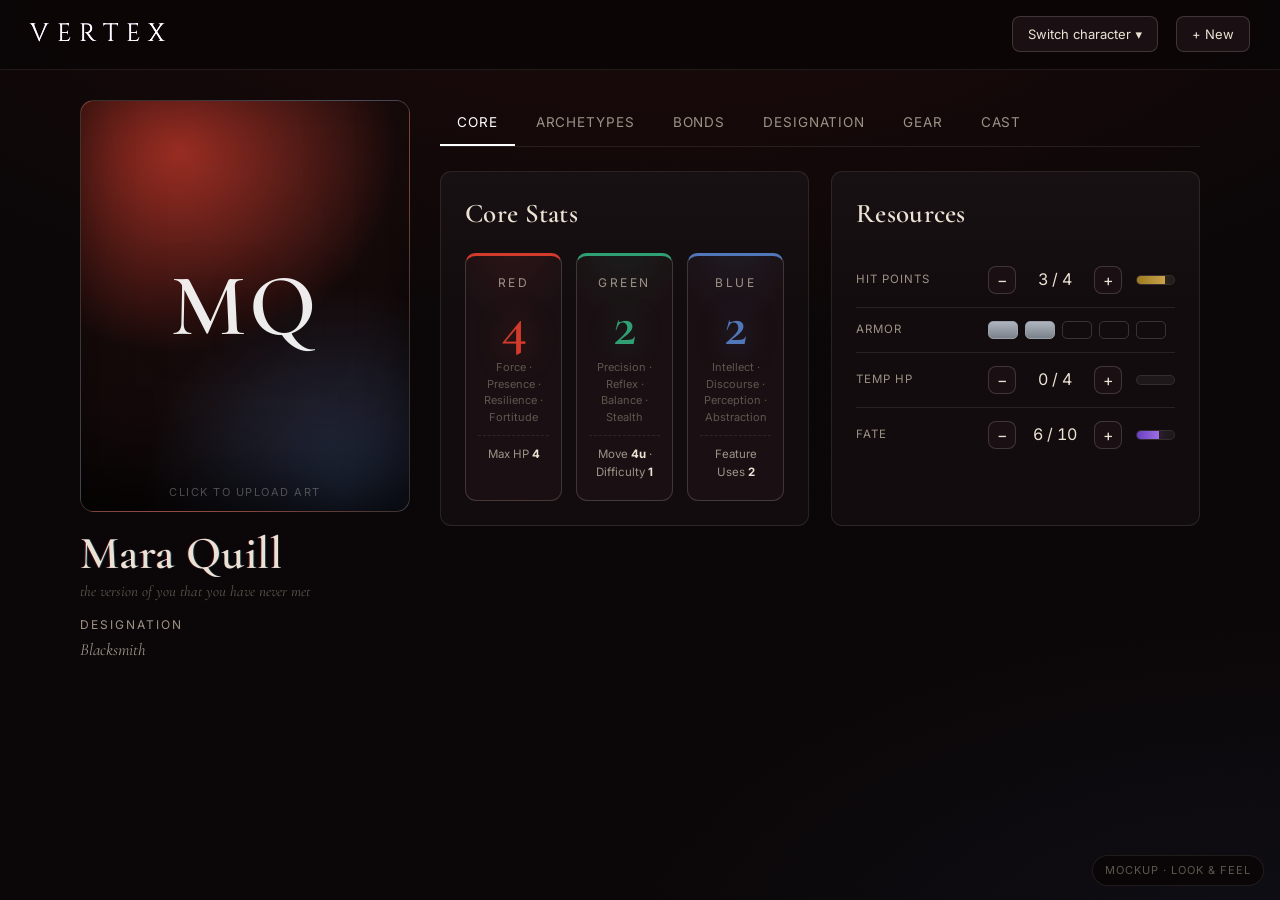
<file: mockups/sheet-v3.html>
<!DOCTYPE html>
<html lang="en">
<head>
<meta charset="UTF-8" />
<meta name="viewport" content="width=device-width, initial-scale=1.0" />
<title>Vertex — Character Sheet (mockup v3 · mood-board palette)</title>
<!--
  VERTEX · mockup v3
  Palette + mood drawn from the creator's Pinterest mood board (read directly from /moodboard):
    painterly crimson / emerald / indigo over warm near-black; the "dissolving self" motif; film + canvas grain.
  Larger, more vibrant, more artful than v2. Left rail with a tall portrait (art-upload placeholder = gradient + initials).
  Working character switcher (Mara Quill · Blacksmith  /  Rosa Delgado · Luchador). All Designation text is verbatim.
  Self-contained single file. Cormorant display + Inter body.
-->
<link rel="preconnect" href="https://fonts.googleapis.com">
<link rel="preconnect" href="https://fonts.gstatic.com" crossorigin>
<link href="https://fonts.googleapis.com/css2?family=Cinzel:wght@500;600;700&family=Cormorant+Garamond:ital,wght@0,400;0,500;0,600;0,700;1,400;1,500;1,600&family=Inter:wght@400;500;600;700&display=swap" rel="stylesheet">
<style>
  :root{
    /* ---- base: warm near-black, bone, oxblood undertone (mood board) ---- */
    --ink:    #0a0607;
    --ink-2:  #130c0e;
    --ink-3:  #1a1013;
    --bone:   #ece2d4;
    --dim:    #9d9286;
    --faint:  #5f564f;
    --line:   rgba(236,226,212,.10);
    --line-2: rgba(236,226,212,.18);

    /* ---- the three Core Stats as painterly, jewel-toned chroma ---- */
    --red:   #d23b2c;   --red-deep:#7d1812;
    --green: #2fa074;   --green-deep:#11553c;
    --blue:  #5277b8;   --blue-deep:#243a66;
    --fate:  #9b6fe0;
    --gold:  #c9a24a;   /* HP */
    --steel: #9aa0aa;   /* Armor */
    --temp:  #c4bdb0;   /* Temp HP */

    /* feature-type tones — deliberately NOT the stat colors */
    --feat-major:   #ece2d4;
    --feat-minor:   #8d8478;
    --feat-passive: #564d47;

    --serif: "Cormorant Garamond", Georgia, serif;
    --sans:  "Inter", system-ui, -apple-system, "Segoe UI", sans-serif;
    --radius: 11px;
  }

  *{ box-sizing:border-box; }
  body{
    margin:0; color:var(--bone); font-family:var(--sans); font-size:15px; line-height:1.55; -webkit-font-smoothing:antialiased;
    background:
      radial-gradient(120% 80% at 50% -10%, rgba(125,24,18,.18), transparent 60%),
      radial-gradient(90% 70% at 100% 110%, rgba(36,58,102,.16), transparent 60%),
      var(--ink);
    background-attachment:fixed;
  }
  /* grain overlay */
  body::before{
    content:""; position:fixed; inset:0; pointer-events:none; z-index:1; opacity:.04; mix-blend-mode:overlay;
    background-image:url("data:image/svg+xml;utf8,<svg xmlns='http://www.w3.org/2000/svg' width='200' height='200'><filter id='n'><feTurbulence type='fractalNoise' baseFrequency='0.85' numOctaves='2' stitchTiles='stitch'/><feColorMatrix type='saturate' values='0'/></filter><rect width='100%25' height='100%25' filter='url(%23n)'/></svg>");
  }
  h1,h2,h3{ font-family:var(--serif); font-weight:600; margin:0; }
  button{ font-family:var(--sans); cursor:pointer; }

  /* ---------- top bar ---------- */
  .topbar{
    position:sticky; top:0; z-index:40; display:flex; align-items:center; gap:18px;
    padding:15px 30px; background:rgba(10,6,7,.82); backdrop-filter:blur(10px); border-bottom:1px solid var(--line);
  }
  .brand{ position:relative; font-family:"Cinzel",serif; font-size:25px; letter-spacing:8px; color:#fff; }
  .brand::before,.brand::after{ content:"VERTEX"; position:absolute; left:0; top:0; z-index:-1; letter-spacing:8px; mix-blend-mode:screen; pointer-events:none; }
  .brand::before{ color:#ff1f49; animation:caL 5.5s ease-in-out infinite; }
  .brand::after{  color:#19d3ff; animation:caR 5.5s ease-in-out infinite; }
  @keyframes caL{ 0%,100%{transform:translate(-1.8px,0)} 50%{transform:translate(-2.7px,.5px)} }
  @keyframes caR{ 0%,100%{transform:translate(1.8px,0)}  50%{transform:translate(2.7px,-.5px)} }
  .spacer{ flex:1; }
  .btn{ font-size:13px; color:var(--bone); background:var(--ink-3); border:1px solid var(--line-2); padding:9px 15px; border-radius:8px; }
  .btn:hover{ border-color:var(--bone); color:#fff; }
  .switchwrap{ position:relative; }
  .menu{ position:absolute; right:0; top:46px; min-width:240px; background:var(--ink-2); border:1px solid var(--line-2); border-radius:10px; padding:6px; display:none; box-shadow:0 24px 60px -20px #000; }
  .menu.open{ display:block; }
  .menu .mi{ display:flex; gap:11px; align-items:center; padding:9px 10px; border-radius:8px; cursor:pointer; }
  .menu .mi:hover{ background:var(--ink-3); }
  .menu .mi .av{ width:34px; height:42px; border-radius:6px; flex:none; display:flex; align-items:center; justify-content:center; font-family:var(--serif); font-size:16px; color:#fff; }
  .menu .mi .nm{ font-family:var(--serif); font-size:18px; line-height:1.1; }
  .menu .mi .ds{ font-size:11px; letter-spacing:1px; text-transform:uppercase; color:var(--dim); }
  .menu .mi.cur{ outline:1px solid var(--line-2); }

  /* ---------- shell: left rail + content ---------- */
  .shell{ max-width:1180px; margin:0 auto; padding:30px; display:grid; grid-template-columns:330px 1fr; gap:30px; position:relative; z-index:2; }
  @media (max-width:900px){ .shell{ grid-template-columns:1fr; } }

  .rail{ position:sticky; top:92px; align-self:start; }
  .portrait{
    width:100%; aspect-ratio:4/5; border-radius:14px; border:1px solid var(--line-2); overflow:hidden; position:relative;
    display:flex; align-items:center; justify-content:center;
  }
  .portrait .initials{ font-family:var(--serif); font-size:88px; font-weight:600; color:rgba(255,255,255,.92); letter-spacing:3px; text-shadow:0 6px 40px rgba(0,0,0,.6); }
  .portrait .uploadhint{ position:absolute; bottom:10px; left:0; right:0; text-align:center; font-size:11px; letter-spacing:1.5px; text-transform:uppercase; color:rgba(255,255,255,.55); }
  .portrait::after{ content:""; position:absolute; inset:0; box-shadow:inset 0 -70px 80px -40px rgba(0,0,0,.7), inset 0 0 90px -20px rgba(0,0,0,.5); }
  .rail h1{ font-size:46px; line-height:1; margin:18px 0 4px; letter-spacing:.4px;
            text-shadow:-.8px 0 rgba(255,31,73,.28), .9px 0 rgba(25,211,255,.24); }
  .rail .epithet{ font-family:var(--serif); font-style:italic; font-size:15px; color:var(--faint); }
  .rail .desig{ margin-top:12px; font-size:12px; letter-spacing:2px; text-transform:uppercase; color:var(--dim); }
  .rail .desig b{ color:var(--bone); }
  .rail .desigline{ font-family:var(--serif); font-style:italic; font-size:17px; color:var(--dim); margin-top:3px; }

  /* ---------- tabs ---------- */
  .tabs{ display:flex; gap:4px; border-bottom:1px solid var(--line); margin-bottom:24px; overflow-x:auto; }
  .tabs button{ background:transparent; border:0; border-bottom:2px solid transparent; color:var(--dim);
    font-size:13.5px; letter-spacing:.9px; text-transform:uppercase; padding:14px 17px; white-space:nowrap; }
  .tabs button:hover{ color:var(--bone); }
  .tabs button.active{ color:#fff; border-bottom-color:#fff; }

  .tabpanel{ display:none; } .tabpanel.active{ display:block; animation:fade .28s ease; }
  @keyframes fade{ from{opacity:0; transform:translateY(6px)} to{opacity:1; transform:none} }

  .panel{ background:linear-gradient(180deg, rgba(255,255,255,.018), transparent 40%), var(--ink-2);
          border:1px solid var(--line); border-radius:var(--radius); padding:24px; margin-bottom:22px; }
  .panel > .head{ display:flex; align-items:baseline; justify-content:space-between; margin:-3px 0 18px; }
  .panel h2{ font-size:27px; letter-spacing:.3px; }
  .panel .sub{ font-size:11px; letter-spacing:1.6px; text-transform:uppercase; color:var(--faint); }
  .cols{ display:grid; grid-template-columns:1fr 1fr; gap:22px; }
  @media (max-width:760px){ .cols{ grid-template-columns:1fr; } }

  /* ---------- core stats ---------- */
  .stats{ display:grid; grid-template-columns:repeat(3,1fr); gap:14px; }
  .stat{ border:1px solid var(--line-2); border-top-width:3px; border-radius:11px; padding:18px 12px; text-align:center; position:relative; overflow:hidden; }
  .stat .name{ font-size:12px; letter-spacing:2.5px; text-transform:uppercase; color:var(--dim); }
  .stat .val{ font-family:var(--serif); font-size:58px; font-weight:600; line-height:.95; margin:6px 0 6px; }
  .stat .dom{ font-size:11px; color:var(--faint); line-height:1.5; min-height:44px; }
  .stat .derived{ margin-top:10px; padding-top:10px; border-top:1px dashed var(--line); font-size:11.5px; color:var(--dim); }
  .stat .derived b{ color:var(--bone); }
  .stat.red{   border-top-color:var(--red);   background:radial-gradient(120% 80% at 50% -20%, rgba(210,59,44,.14), transparent 60%), var(--ink-3); }
  .stat.green{ border-top-color:var(--green); background:radial-gradient(120% 80% at 50% -20%, rgba(47,160,116,.13), transparent 60%), var(--ink-3); }
  .stat.blue{  border-top-color:var(--blue);  background:radial-gradient(120% 80% at 50% -20%, rgba(82,119,184,.14), transparent 60%), var(--ink-3); }
  .stat.red .val{   color:var(--red);   text-shadow:0 0 30px rgba(210,59,44,.5); }
  .stat.green .val{ color:var(--green); text-shadow:0 0 30px rgba(47,160,116,.45); }
  .stat.blue .val{  color:var(--blue);  text-shadow:0 0 30px rgba(82,119,184,.5); }

  /* ---------- interactive resources ---------- */
  .res{ display:flex; align-items:center; gap:14px; padding:13px 0; border-bottom:1px solid var(--line); }
  .res:last-child{ border-bottom:0; }
  .res .k{ width:118px; font-size:11.5px; letter-spacing:1px; text-transform:uppercase; color:var(--dim); flex:none; }
  .stepper{ display:flex; align-items:center; gap:10px; flex:none; }
  .stepper button{ width:28px; height:28px; border-radius:8px; border:1px solid var(--line-2); background:var(--ink-3); color:var(--bone); font-size:16px; line-height:1; }
  .stepper button:hover{ border-color:#fff; color:#fff; }
  .stepper .v{ min-width:58px; text-align:center; font-variant-numeric:tabular-nums; font-size:16px; }
  .bar{ flex:1; height:10px; border-radius:6px; background:rgba(255,255,255,.05); border:1px solid var(--line); overflow:hidden; }
  .bar > i{ display:block; height:100%; transition:width .18s ease; }
  .bar.hp > i{   background:linear-gradient(90deg,#9c7a22,var(--gold)); box-shadow:0 0 16px rgba(201,162,74,.5); }
  .bar.temp > i{ background:var(--temp); }
  .bar.fate > i{ background:linear-gradient(90deg,#6b3fc4,var(--fate)); box-shadow:0 0 16px rgba(155,111,224,.55); }
  .armorpips{ display:flex; gap:7px; flex:1; }
  .apip{ width:30px; height:18px; border-radius:5px; border:1px solid var(--line-2); cursor:pointer; }
  .apip.on{ background:linear-gradient(180deg,#aeb4bd,#7c828c); border-color:var(--steel); }

  /* ---------- archetypes ---------- */
  .arc{ border:1px solid var(--line); border-radius:11px; padding:17px 18px; margin-bottom:14px;
        background:linear-gradient(180deg, rgba(255,255,255,.015), transparent 50%), var(--ink-3); }
  .arc .row1{ display:flex; align-items:baseline; justify-content:space-between; gap:10px; }
  .arc .aname{ font-family:var(--serif); font-size:25px; font-weight:600; }
  .arc .tagline{ font-family:var(--serif); font-style:italic; color:var(--dim); font-size:17px; margin:2px 0 11px; }
  .tag{ font-size:10.5px; letter-spacing:1px; text-transform:uppercase; padding:4px 10px; border-radius:999px; border:1px solid var(--line-2); white-space:nowrap; }
  .tag.red{ color:var(--red); border-color:rgba(210,59,44,.45); }
  .tag.green{ color:var(--green); border-color:rgba(47,160,116,.45); }
  .tag.blue{ color:var(--blue); border-color:rgba(82,119,184,.45); }
  .drift{ display:flex; align-items:center; gap:10px; font-size:11.5px; color:var(--faint); letter-spacing:.4px; }
  .notches{ display:flex; gap:5px; }
  .notch{ width:12px; height:12px; border-radius:50%; border:1px solid var(--line-2); }
  .notch.on{ background:var(--dim); border-color:var(--dim); box-shadow:0 0 8px rgba(157,146,134,.4); }
  .status{ font-size:11px; letter-spacing:1.4px; text-transform:uppercase; }
  .status.active{ color:var(--green); }
  .arc.faltering{ border-left:3px solid var(--gold); }
  .arc.faltering .status{ color:var(--gold); }
  .arc.silent{ opacity:.5; border-left:3px solid #6e6e72; }
  .arc.silent .status{ color:var(--dim); }
  .arc.retired{ opacity:.42; } .arc.retired .aname{ text-decoration:line-through; } .arc.retired .status{ color:var(--dim); }

  /* ---------- bonds ---------- */
  .bond{ border:1px solid var(--line); border-radius:10px; padding:14px 16px; margin-bottom:12px; background:var(--ink-3); }
  .bond .to{ font-size:11px; letter-spacing:1px; text-transform:uppercase; color:var(--faint); margin-bottom:4px; }
  .bond .line{ font-family:var(--serif); font-size:20px; }
  .knot .old{ text-decoration:line-through; color:var(--faint); font-style:italic; display:block; font-size:16px; }
  .knot .new{ display:block; margin-top:3px; }
  .knot .seam{ font-size:10.5px; letter-spacing:1px; text-transform:uppercase; color:var(--dim); margin-top:7px; }
  .tether-open .line{ color:var(--red); font-style:italic; }
  .tether-open .to::after{ content:" · open / severed"; color:var(--red); }
  .hold{ border-left:3px solid var(--gold); }
  .hold.yielded{ border-left-color:var(--red); opacity:.72; }
  .hold .meta{ display:flex; gap:18px; margin-top:7px; font-size:12px; color:var(--dim); }
  .hold .meta b{ color:var(--bone); }
  .hold.yielded .line{ text-decoration:line-through; color:var(--faint); }
  .owed{ color:var(--red); }

  /* ---------- designation & features ---------- */
  .desig-hero{ padding:4px 2px 20px; border-bottom:1px solid var(--line); margin-bottom:20px; }
  .desig-hero .big{ font-family:var(--serif); font-weight:700; font-size:54px; line-height:1; letter-spacing:1px;
                    text-shadow:-.8px 0 rgba(255,31,73,.2), .9px 0 rgba(25,211,255,.2); }
  .desig-hero .tag2{ font-family:var(--serif); font-style:italic; font-size:21px; color:var(--dim); margin-top:8px; }
  .desig-hero .desc3{ font-size:11px; letter-spacing:2px; text-transform:uppercase; color:var(--faint); margin-top:8px; }

  .feature{ border:1px solid var(--line); border-radius:11px; margin-bottom:16px; background:var(--ink-3); display:flex; overflow:hidden; }
  .feature .stripe{ width:6px; flex:none; }
  .feature.major .stripe{ background:var(--feat-major); }
  .feature.minor .stripe{ background:var(--feat-minor); }
  .feature.passive .stripe{ background:var(--feat-passive); }
  .feature .body{ padding:16px 18px; flex:1; }
  .feature .frow{ display:flex; align-items:center; justify-content:space-between; gap:12px; flex-wrap:wrap; }
  .feature .fn{ font-family:var(--serif); font-size:25px; font-weight:600; }
  .feature .ft{ font-size:10.5px; letter-spacing:1.5px; text-transform:uppercase; color:var(--faint); margin-left:11px; }
  .feature .fd{ font-size:14px; color:var(--dim); margin-top:10px; line-height:1.6; }
  .feature .fd b{ color:var(--bone); font-weight:600; }
  .uses{ display:flex; align-items:center; gap:9px; }
  .uses .ulbl{ font-size:10.5px; letter-spacing:1px; text-transform:uppercase; color:var(--faint); }
  .ubox{ width:20px; height:20px; border-radius:5px; border:1px solid var(--line-2); cursor:pointer; display:flex; align-items:center; justify-content:center; }
  .ubox.on{ background:var(--bone); border-color:var(--bone); }
  .ubox.on::after{ content:""; width:8px; height:8px; border-radius:2px; background:var(--ink); }
  .ureset{ font-size:11px; color:var(--dim); background:transparent; border:1px solid var(--line); border-radius:7px; padding:5px 10px; }
  .ureset:hover{ color:#fff; border-color:#fff; }
  .always{ font-size:11px; letter-spacing:1px; text-transform:uppercase; color:var(--dim); }

  /* ---------- gear ---------- */
  .item{ border:1px solid var(--line); border-radius:11px; padding:16px 18px; margin-bottom:14px; background:var(--ink-3); }
  .item .iname{ font-family:var(--serif); font-size:22px; font-weight:600; }
  .item .imeta{ font-size:11px; letter-spacing:1.2px; text-transform:uppercase; color:var(--faint); margin:3px 0 8px; }
  .item .iflavor{ font-style:italic; color:var(--dim); font-size:15px; font-family:var(--serif); }

  /* ---------- cast ---------- */
  .legend{ list-style:none; margin:0 0 20px; padding:0; }
  .legend li{ padding:7px 0; font-size:16px; color:var(--bone); border-bottom:1px solid var(--line); font-family:var(--serif); }
  .legend li:last-child{ border-bottom:0; }
  .legend b{ color:#fff; }
  .controls{ display:flex; gap:9px; flex-wrap:wrap; align-items:center; margin-bottom:16px; }
  .castbtn{ font-size:13.5px; padding:11px 16px; border-radius:9px; border:1px solid var(--line-2); background:var(--ink-3); color:var(--bone); }
  .castbtn.red:hover{ border-color:var(--red); }
  .castbtn.green:hover{ border-color:var(--green); }
  .castbtn.blue:hover{ border-color:var(--blue); }
  .diff{ margin-left:auto; font-size:13px; color:var(--dim); }
  .diff select{ background:var(--ink-3); color:var(--bone); border:1px solid var(--line-2); border-radius:7px; padding:6px 9px; }
  .dice{ display:flex; gap:10px; flex-wrap:wrap; min-height:52px; align-items:center; }
  .die{ width:48px; height:48px; border-radius:10px; display:flex; align-items:center; justify-content:center; font-family:var(--serif); font-size:26px; font-weight:600; background:var(--ink-3); border:1px solid var(--line-2); }
  .die.hit{ border-color:var(--green); color:var(--green); box-shadow:0 0 16px -4px rgba(47,160,116,.6); }
  .die.six{ border-color:var(--gold); color:var(--gold); box-shadow:0 0 18px -3px rgba(201,162,74,.7); }
  .die.one{ border-color:var(--red); color:var(--red); box-shadow:0 0 16px -3px rgba(210,59,44,.6); }
  .verdict{ margin-top:16px; font-family:var(--serif); font-size:24px; min-height:32px; }
  .verdict .win{ color:var(--gold); } .verdict .down{ color:var(--red); } .verdict .ok{ color:var(--green); } .verdict .no{ color:var(--dim); }
  .verdict small{ display:block; font-family:var(--sans); font-size:12px; color:var(--faint); margin-top:4px; }

  .badge-mock{ position:fixed; bottom:14px; right:16px; font-size:11px; letter-spacing:1px; text-transform:uppercase; color:var(--faint); background:rgba(10,6,7,.85); border:1px solid var(--line); padding:6px 12px; border-radius:999px; z-index:50; }
</style>
</head>
<body>

  <div class="topbar">
    <div class="brand">VERTEX</div>
    <div class="spacer"></div>
    <div class="switchwrap">
      <button class="btn" onclick="toggleMenu(event)">Switch character ▾</button>
      <div class="menu" id="menu"></div>
    </div>
    <button class="btn">+ New</button>
  </div>

  <div class="shell">
    <!-- LEFT RAIL -->
    <aside class="rail">
      <div class="portrait" id="portrait">
        <span class="initials" id="initials">MQ</span>
        <span class="uploadhint">click to upload art</span>
      </div>
      <h1 id="charName">Mara Quill</h1>
      <div class="epithet">the version of you that you have never met</div>
      <div class="desig">Designation</div>
      <div class="desigline" id="charDesig">Blacksmith</div>
    </aside>

    <!-- CONTENT -->
    <main>
      <nav class="tabs" id="tabs">
        <button class="active" data-tab="core" onclick="tab('core',this)">Core</button>
        <button data-tab="archetypes" onclick="tab('archetypes',this)">Archetypes</button>
        <button data-tab="bonds" onclick="tab('bonds',this)">Bonds</button>
        <button data-tab="designation" onclick="tab('designation',this)">Designation</button>
        <button data-tab="gear" onclick="tab('gear',this)">Gear</button>
        <button data-tab="cast" onclick="tab('cast',this)">Cast</button>
      </nav>

      <section class="tabpanel active" id="tab-core"></section>
      <section class="tabpanel" id="tab-archetypes"></section>
      <section class="tabpanel" id="tab-bonds"></section>
      <section class="tabpanel" id="tab-designation"></section>
      <section class="tabpanel" id="tab-gear"></section>
      <section class="tabpanel" id="tab-cast"></section>
    </main>
  </div>

  <div class="badge-mock">mockup · look &amp; feel</div>

<script>
/* =========================================================================
   CHARACTER DATA  (two demo characters; all Designation text is verbatim)
   ========================================================================= */
const CHARACTERS = {
  mara: {
    name:"Mara Quill", initials:"MQ",
    designation:"Blacksmith", desigTagline:"“Iron bends, but you do not.”", desigDesc:"Burly · Stalwart · Hands-on",
    portrait:"radial-gradient(120% 90% at 30% 12%, rgba(210,59,44,.7), transparent 55%), radial-gradient(110% 90% at 80% 95%, rgba(82,119,184,.35), transparent 55%), linear-gradient(160deg,#23100f,#0a0607)",
    stats:{ red:4, green:2, blue:2 },
    res:{ hp:{cur:3,max:4}, temp:{cur:0,max:4}, fate:{cur:6,max:10}, armor:2 },
    archetypes:[
      { name:"Iron Anchor", tag:"red", pts:"+3", status:"active", drift:2, dmax:5, tagline:"“The floor is exactly where you put it, and it isn’t going anywhere.”" },
      { name:"Riposte", tag:"green", pts:"+1", status:"active", drift:0, dmax:5, tagline:"“Wait for the opening. Strike the flaw.”" },
      { name:"Splintered Faith", tag:"blue", pts:"+1", status:"faltering", drift:5, dmax:5, tagline:"“Break the glass. Bleed a little.”" },
      { name:"Total Devotion", tag:"blue", pts:"susp.", status:"silent", drift:0, dmax:5, tagline:"“Cling to the unbroken light.”" }
    ],
    tethers:[
      { to:"Cassian", cls:"", line:"“The one who knows what I did and stayed anyway.”" },
      { to:"Della · re-tied", cls:"knot", old:"“The steadiest hand at the table.”", line:"“The hand that shakes now — and reaches anyway.”" },
      { to:"Wren", cls:"tether-open", line:"“The thing I am most afraid of losing.”" }
    ],
    holds:[
      { line:"“I will not draw a weapon against someone who cannot fight back.”", cls:"", meta:"<span>Status <b>Active</b></span><span>Honored under pressure <b>×2</b></span>" },
      { line:"“I will protect the people of this place for as long as I have the means.”", cls:"yielded", meta:"<span>Status <b>Yielded</b></span><span class='owed'>⚑ Vignette owed — slot locked</span>" }
    ],
    features:[
      { name:"Make Do", type:"major", uses:2, desc:"<b>Roll Red:</b> You restore a broken or damaged item without using resources. <b>Make Better:</b> You succeed regardless of your roll, but if you Yee-Haw! you can forgo a Windfall Roll to permanently enhance the item in a manner of your choosing, subject to the Host’s discretion." },
      { name:"Quickforge", type:"minor", uses:2, desc:"Choose two weapons wielded by you or an ally. Those weapons gain +1 to their next to-hit rolls until the end of the encounter/scene." },
      { name:"Anvil’s Resolve", type:"passive", uses:0, desc:"Your reputation as a blacksmith earns respect from craftsmen, merchants, and working folk alike. Those who recognize your trade are more likely to trust your word and look to you for advice. Armor granted by wearable items is twice as effective when worn by you. You always have +1 Armor even when you are not wearing any items that would grant it. This Armor does not need to be repaired and is restored automatically at the end of a combat encounter or scene in which it was lost." }
    ],
    items:[
      { name:"Blacksmith’s Hammer &amp; Tongs", meta:"Weapon · Red-Based · Range 1", flavor:"“Forged in fire and stained with soot, these tools remember every weapon and wound they ever shaped.”" },
      { name:"Leather Apron &amp; Gauntlets", meta:"Wearable", flavor:"“Sturdy protection against heat, sparks, and flying slag.”" },
      { name:"Portable Anvil &amp; Toolkit", meta:"Accessory", flavor:"“A collapsible anvil block plus hammers, chisels, and files. Enables blacksmithing anywhere.”" }
    ]
  },

  rosa: {
    name:"Rosa Delgado", initials:"RD",
    designation:"Luchador", desigTagline:"“Fights with fists and flair.”", desigDesc:"Strong · Theatrical · Robust",
    portrait:"radial-gradient(120% 90% at 28% 12%, rgba(201,162,74,.6), transparent 52%), radial-gradient(120% 90% at 85% 95%, rgba(210,59,44,.55), transparent 55%), linear-gradient(160deg,#241410,#0a0607)",
    stats:{ red:5, green:1, blue:2 },
    res:{ hp:{cur:5,max:5}, temp:{cur:0,max:5}, fate:{cur:8,max:10}, armor:1 },
    archetypes:[
      { name:"Grossly Incandescent", tag:"red", pts:"+3", status:"active", drift:2, dmax:5, tagline:"“Behold!”" },
      { name:"Conviction", tag:"red", pts:"+1", status:"active", drift:0, dmax:5, tagline:"“Become the mountain.”" },
      { name:"Vital Celebration", tag:"blue", pts:"+1", status:"faltering", drift:5, dmax:5, tagline:"“Every breath is a feast, and the world is pouring the wine.”" },
      { name:"Sworn Nemesis", tag:"red", pts:"susp.", status:"retired", drift:0, dmax:5, tagline:"“Something in the dark has a name.”" }
    ],
    tethers:[
      { to:"the Crowd", cls:"", line:"“The only family that never once asked me to take off the mask.”" },
      { to:"Mateo", cls:"", line:"“My brother in the ring, and the one I could never beat.”" },
      { to:"Vargas", cls:"tether-open", line:"“The hand that fed me, until I saw what it fed on.”" }
    ],
    holds:[
      { line:"“I will never remove my mask where another soul can see.”", cls:"", meta:"<span>Status <b>Active</b></span><span>Honored under pressure <b>×3</b></span>" },
      { line:"“I will not strike an opponent who has yielded the match.”", cls:"", meta:"<span>Status <b>Active</b></span><span>Honored under pressure <b>×1</b></span>" }
    ],
    features:[
      { name:"El Gran Slam", type:"major", uses:2, desc:"<b>Roll Red:</b> You leap into the air and body slam down into the ground at a point up to 8 units away. All enemies within a 3x3 area of the impact take 1 damage and are knocked prone. Prone enemies must spend half their Maximum Movement Speed to stand on their next turn, and until then, the difficulty of to-hit rolls against them is reduced by 1. <b>Golpe del Sol:</b> If you Yee-Haw! you can forgo a Windfall Roll to increase the area of effect to a 5x5 space." },
      { name:"Tendedero del Destino", type:"minor", uses:2, desc:"<b>Roll Red:</b> Move up to half your Movement Speed toward an enemy. On impact, deal 1 damage and knock the enemy 6 units directly away from you. If the enemy collides with a large object or a wall, they take 1 additional damage. If the enemy collides with another enemy, both take 1 additional damage." },
      { name:"El Campeón del Regreso", type:"passive", uses:0, desc:"As a luchador, you fight with righteous zeal, turning every battle into a sacred performance for glory, justice, and spectacle. You may never remove your sacred Luchador Mask. If you do, something horrible will happen. The crowd—whether real or imagined—is always watching. When you are Downed, the Host becomes the referee and begins a ten-count. You must then roll 1d6 at a time as quickly as you can. If you roll two 6s before the count ends, you rise back to 1 HP. If not, you are Downed. Each time you are Downed again in the same combat encounter, the next countdown starts two numbers higher — the second time at 3, the third at 5, and so on." }
    ],
    items:[
      { name:"Wrist Wraps", meta:"Weapon · Red-Based · Range 1", flavor:"“Sweat-soaked and fraying, these old bindings hum with the echoes of fights long finished but never forgotten.”" },
      { name:"Signature Luchador Mask", meta:"Wearable", flavor:"“Distinctive, colorful, and sacred. Never leaves your face…or else.”" },
      { name:"Flashy Costume or Serape", meta:"Accessory", flavor:"“Bold, brilliant, and blinding—meant to dazzle the crowd.”" }
    ]
  }
};

let activeId = "mara";
let activeTab = "core";
const C = () => CHARACTERS[activeId];

/* ---------- derived values ---------- */
function targetDifficulty(green){ return green<=3?1 : green<=6?2 : green<=9?3 : 4; }

/* ---------- renderers ---------- */
function renderCore(c){
  const s=c.stats, r=c.res;
  return `
  <div class="cols">
    <div class="panel">
      <div class="head"><h2>Core Stats</h2></div>
      <div class="stats">
        <div class="stat red"><div class="name">Red</div><div class="val">${s.red}</div>
          <div class="dom">Force · Presence · Resilience · Fortitude</div>
          <div class="derived">Max HP <b>${s.red}</b></div></div>
        <div class="stat green"><div class="name">Green</div><div class="val">${s.green}</div>
          <div class="dom">Precision · Reflex · Balance · Stealth</div>
          <div class="derived">Move <b>${s.green*2}u</b> · Difficulty <b>${targetDifficulty(s.green)}</b></div></div>
        <div class="stat blue"><div class="name">Blue</div><div class="val">${s.blue}</div>
          <div class="dom">Intellect · Discourse · Perception · Abstraction</div>
          <div class="derived">Feature Uses <b>${s.blue}</b></div></div>
      </div>
    </div>
    <div class="panel">
      <div class="head"><h2>Resources</h2></div>
      <div class="res"><span class="k">Hit Points</span>
        <div class="stepper"><button onclick="step('hp',-1)">−</button><span class="v" id="hp-v">${r.hp.cur} / ${r.hp.max}</span><button onclick="step('hp',1)">+</button></div>
        <div class="bar hp"><i id="hp-bar" style="width:${100*r.hp.cur/r.hp.max}%"></i></div></div>
      <div class="res"><span class="k">Armor</span>
        <div class="armorpips" id="armor">${[1,2,3,4,5].map(n=>`<span class="apip ${n<=r.armor?'on':''}" onclick="armorSet(${n})"></span>`).join('')}</div></div>
      <div class="res"><span class="k">Temp HP</span>
        <div class="stepper"><button onclick="step('temp',-1)">−</button><span class="v" id="temp-v">${r.temp.cur} / ${r.temp.max}</span><button onclick="step('temp',1)">+</button></div>
        <div class="bar temp"><i id="temp-bar" style="width:${100*r.temp.cur/r.temp.max}%"></i></div></div>
      <div class="res"><span class="k">Fate</span>
        <div class="stepper"><button onclick="step('fate',-1)">−</button><span class="v" id="fate-v">${r.fate.cur} / ${r.fate.max}</span><button onclick="step('fate',1)">+</button></div>
        <div class="bar fate"><i id="fate-bar" style="width:${100*r.fate.cur/r.fate.max}%"></i></div></div>
    </div>
  </div>`;
}

function renderArchetypes(c){
  const rows=c.archetypes.map(a=>{
    const notches=Array.from({length:a.dmax},(_,i)=>`<i class="notch ${i<a.drift?'on':''}"></i>`).join('');
    const driftText = a.status==='silent' ? "Numbed — grants neither Advantage nor Disadvantage. Wake it only through a Vignette."
      : a.status==='retired' ? "Retired — struck through, kept as record. Its Core Stat points are suspended."
      : `Drift <span class="notches">${notches}</span> ${a.drift} / ${a.dmax}${a.status==='faltering'?' — answer it at the next Crossing':''}`;
    const statusLabel = a.status.charAt(0).toUpperCase()+a.status.slice(1);
    return `<div class="arc ${a.status}">
      <div class="row1"><div><span class="aname">${a.name}</span> &nbsp;<span class="status ${a.status==='active'?'active':''}">${statusLabel}</span></div>
        <span class="tag ${a.tag}">${a.tag.charAt(0).toUpperCase()+a.tag.slice(1)} · ${a.pts}</span></div>
      <div class="tagline">${a.tagline}</div>
      <div class="drift">${driftText}</div></div>`;
  }).join('');
  return `<div class="panel"><div class="head"><h2>Archetypes</h2><span class="sub">forces in tension · drift &amp; the crossing</span></div>${rows}</div>`;
}

function renderBonds(c){
  const tethers=c.tethers.map(t=>{
    const body = t.cls==='knot'
      ? `<div class="line"><span class="old">${t.old}</span><span class="new">${t.line}</span></div><div class="seam">⌇ knot · the moment it changed</div>`
      : `<div class="line">${t.line}</div>`;
    return `<div class="bond ${t.cls}"><div class="to">to ${t.to}</div>${body}</div>`;
  }).join('');
  const holds=c.holds.map(h=>`<div class="bond hold ${h.cls}"><div class="line">${h.line}</div><div class="meta">${h.meta}</div></div>`).join('');
  return `<div class="cols">
    <div class="panel"><div class="head"><h2>Tethers</h2><span class="sub">what they are to you, now</span></div>${tethers}</div>
    <div class="panel"><div class="head"><h2>Conviction Holds</h2><span class="sub">the line you will not cross</span></div>${holds}</div>
  </div>`;
}

function renderDesignation(c){
  const feats=c.features.map((f,i)=>{
    const right = f.type==='passive'
      ? `<span class="always">always active · costs no uses</span>`
      : `<div class="uses"><span class="ulbl">Uses</span>${Array.from({length:f.uses},(_,b)=>`<span class="ubox on" data-f="${i}" data-b="${b}" onclick="toggleUse(this)"></span>`).join('')}<button class="ureset" onclick="resetFeature(${i})">Reset</button></div>`;
    return `<div class="feature ${f.type}"><div class="stripe"></div><div class="body">
      <div class="frow"><div><span class="fn">${f.name}</span><span class="ft">${f.type==='major'?'Major Action':f.type==='minor'?'Minor Action':'Passive'}</span></div>${right}</div>
      <div class="fd">${f.desc}</div></div></div>`;
  }).join('');
  return `<div class="panel">
    <div class="desig-hero"><div class="big">${c.designation.toUpperCase()}</div><div class="tag2">${c.desigTagline}</div><div class="desc3">${c.desigDesc}</div></div>
    ${feats}</div>`;
}

function renderGear(c){
  const items=c.items.map(it=>`<div class="item"><div class="iname">${it.name}</div><div class="imeta">${it.meta}</div><div class="iflavor">${it.flavor}</div></div>`).join('');
  return `<div class="panel"><div class="head"><h2>Equipment &amp; Weapons</h2><span class="sub">${c.designation} starting items</span></div>${items}</div>`;
}

function renderCast(c){
  const s=c.stats;
  return `<div class="panel"><div class="head"><h2>Cast</h2></div>
    <ul class="legend"><li><b>5–6</b> = success</li><li><b>2+ sixes</b> = Windfall</li><li><b>2+ ones</b> = Downside</li></ul>
    <div class="controls">
      <button class="castbtn red" onclick="cast(${s.red},'Red')">Cast Red · ${s.red}d6</button>
      <button class="castbtn green" onclick="cast(${s.green},'Green')">Cast Green · ${s.green}d6</button>
      <button class="castbtn blue" onclick="cast(${s.blue},'Blue')">Cast Blue · ${s.blue}d6</button>
      <span class="diff">Difficulty <select id="difficulty"></select></span>
    </div>
    <div class="dice" id="dice"><span style="color:var(--faint);font-size:13px">Choose a stat to Cast…</span></div>
    <div class="verdict" id="verdict"></div></div>`;
}

function renderMenu(){
  document.getElementById('menu').innerHTML = Object.entries(CHARACTERS).map(([id,c])=>`
    <div class="mi ${id===activeId?'cur':''}" onclick="selectChar('${id}')">
      <span class="av" style="background:${c.portrait}">${c.initials}</span>
      <span><span class="nm">${c.name}</span><br><span class="ds">${c.designation}</span></span>
    </div>`).join('');
}

function render(){
  const c=C();
  document.getElementById('portrait').style.background=c.portrait;
  document.getElementById('initials').textContent=c.initials;
  document.getElementById('charName').textContent=c.name;
  document.getElementById('charDesig').textContent=c.designation;
  document.getElementById('tab-core').innerHTML=renderCore(c);
  document.getElementById('tab-archetypes').innerHTML=renderArchetypes(c);
  document.getElementById('tab-bonds').innerHTML=renderBonds(c);
  document.getElementById('tab-designation').innerHTML=renderDesignation(c);
  document.getElementById('tab-gear').innerHTML=renderGear(c);
  document.getElementById('tab-cast').innerHTML=renderCast(c);
  const sel=document.getElementById('difficulty');
  for(let i=1;i<=12;i++){ const o=document.createElement('option'); o.textContent=i; if(i===2)o.selected=true; sel.appendChild(o); }
  renderMenu();
}

/* ---------- interactions ---------- */
function tab(id,btn){
  activeTab=id;
  document.querySelectorAll('.tabpanel').forEach(p=>p.classList.remove('active'));
  document.getElementById('tab-'+id).classList.add('active');
  document.querySelectorAll('#tabs button').forEach(b=>b.classList.remove('active'));
  btn.classList.add('active');
}
function selectChar(id){
  activeId=id; render();
  document.getElementById('menu').classList.remove('open');
  // restore active tab
  document.querySelectorAll('.tabpanel').forEach(p=>p.classList.toggle('active', p.id==='tab-'+activeTab));
  document.querySelectorAll('#tabs button').forEach(b=>b.classList.toggle('active', b.dataset.tab===activeTab));
}
function toggleMenu(e){ e.stopPropagation(); document.getElementById('menu').classList.toggle('open'); }
document.addEventListener('click', ()=>document.getElementById('menu').classList.remove('open'));

function step(key,d){
  const r=C().res[key]; r.cur=Math.max(0,Math.min(r.max,r.cur+d));
  document.getElementById(key+'-v').textContent=r.cur+' / '+r.max;
  document.getElementById(key+'-bar').style.width=(100*r.cur/r.max)+'%';
}
function armorSet(n){ const r=C().res; r.armor=(r.armor===n?n-1:n);
  document.querySelectorAll('#armor .apip').forEach((p,i)=>p.classList.toggle('on', i<r.armor)); }
function toggleUse(el){ el.classList.toggle('on'); }
function resetFeature(i){ document.querySelectorAll(`.ubox[data-f="${i}"]`).forEach(b=>b.classList.add('on')); }

function cast(pool,label){
  const sel=document.getElementById('difficulty'); const diff=parseInt(sel.value,10);
  const rolls=Array.from({length:pool},()=>1+Math.floor(Math.random()*6));
  const dice=document.getElementById('dice'); dice.innerHTML='';
  let successes=0,sixes=0,ones=0;
  rolls.forEach(rl=>{ const d=document.createElement('div'); d.className='die'; d.textContent=rl;
    if(rl===6){d.classList.add('six');successes++;sixes++;} else if(rl===5){d.classList.add('hit');successes++;} else if(rl===1){d.classList.add('one');ones++;}
    dice.appendChild(d); });
  let win=sixes>=2, down=ones>=2; if(win&&down){ const x=Math.min(sixes,ones); win=(sixes-x)>0; down=(ones-x)>0; }
  const v=document.getElementById('verdict');
  if(win) v.innerHTML=`<span class="win">Windfall.</span> Automatic success — roll the Windfall Table.<small>${label} · ${sixes} sixes</small>`;
  else if(down) v.innerHTML=`<span class="down">Downside.</span> Automatic failure — roll the Downside Table.<small>${label} · ${ones} ones</small>`;
  else if(successes>=diff) v.innerHTML=`<span class="ok">Success.</span> Your intent becomes reality.<small>${label} · ${successes}/${diff}</small>`;
  else v.innerHTML=`<span class="no">Not enough.</span> The truth refuses you.<small>${label} · ${successes}/${diff}</small>`;
}

render();
</script>
</body>
</html>
</file>
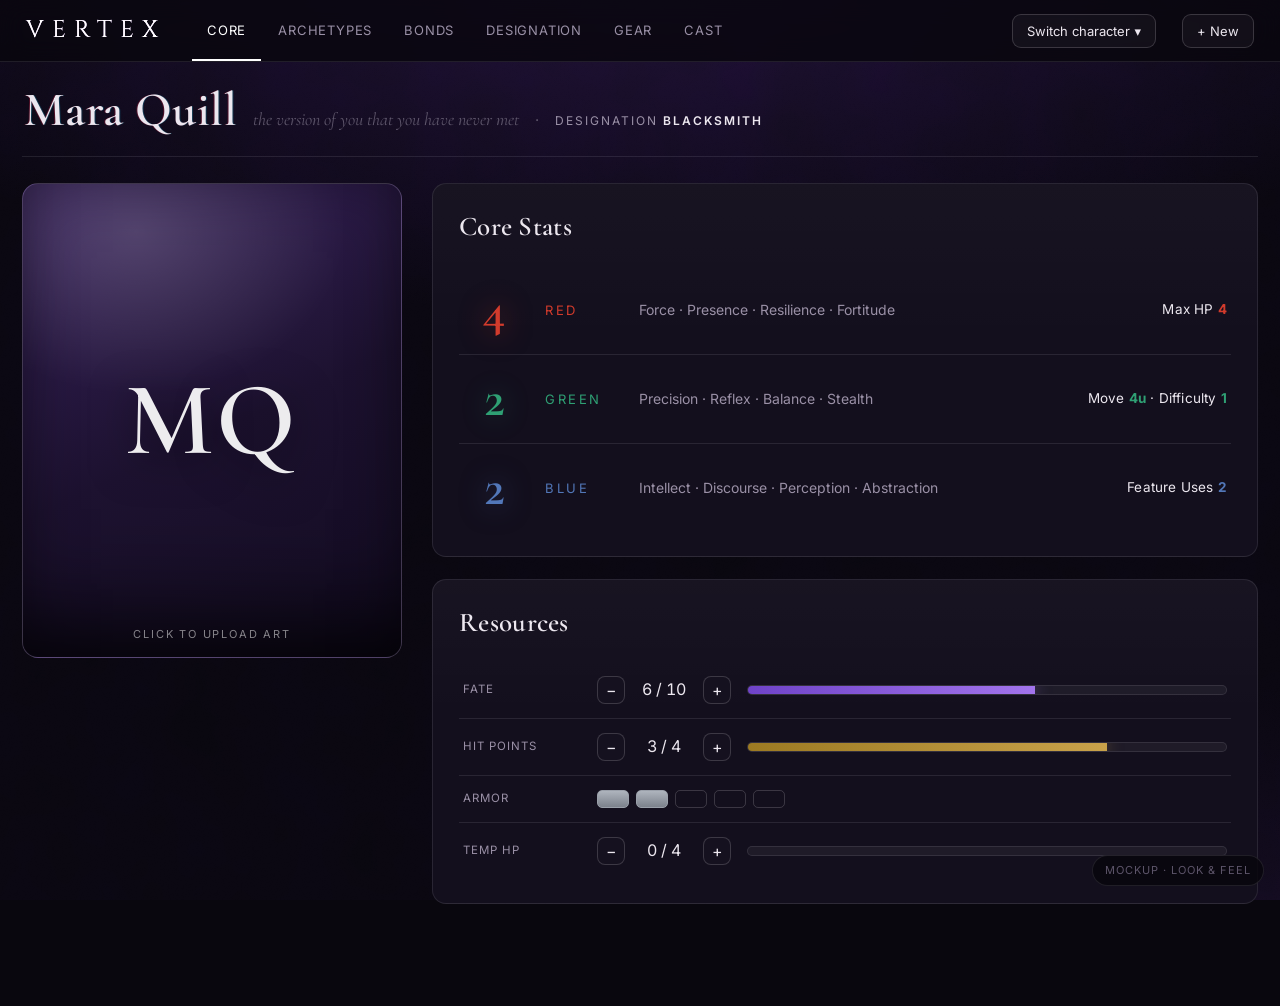
<file: mockups/sheet-v4.html>
<!DOCTYPE html>
<html lang="en">
<head>
<meta charset="UTF-8" />
<meta name="viewport" content="width=device-width, initial-scale=1.0" />
<title>Vertex — Character Sheet (mockup v4)</title>
<!--
  VERTEX · mockup v4
  - Deep dark PURPLE chrome (neutral; does not favor a stat). Stat colors are used only semantically.
  - Identical dark-purple glossy portrait placeholder for every character.
  - Layout: tabs live in the title bar; full-width identity band beneath; portrait + content start on one line.
  - Core Stats: large, horizontal one-line rows. Resources: Fate at top.
  - Working character switcher (Mara Quill · Blacksmith / Rosa Delgado · Luchador). Verbatim Designation text.
  Self-contained single file. Cormorant display + Inter body.
-->
<link rel="preconnect" href="https://fonts.googleapis.com">
<link rel="preconnect" href="https://fonts.gstatic.com" crossorigin>
<link href="https://fonts.googleapis.com/css2?family=Cinzel:wght@500;600;700&family=Cormorant+Garamond:ital,wght@0,400;0,500;0,600;0,700;1,400;1,500;1,600&family=Inter:wght@400;500;600;700&display=swap" rel="stylesheet">
<style>
  :root{
    /* base: near-black with a cool purple undertone */
    --ink:    #09070e;
    --ink-2:  #130f1d;   /* panels (faint purple) */
    --ink-3:  #190f29;   /* placeholders */
    --card:   #15111f;
    --bone:   #ece7ef;
    --dim:    #9a90a6;
    --faint:  #5d556a;
    --line:   rgba(236,231,239,.10);
    --line-2: rgba(236,231,239,.18);

    /* deep purple chrome */
    --purple:      #5a2f96;
    --purple-deep: #2a1742;

    /* Core Stats — painterly jewel tones (semantic only) */
    --red:   #d23b2c;
    --green: #2fa074;
    --blue:  #5277b8;

    --fate:  #a274ec;   /* brighter than chrome purple */
    --gold:  #c9a24a;   /* HP */
    --steel: #9aa0aa;   /* Armor */
    --temp:  #c4bdcf;   /* Temp HP */

    --feat-major:   #ece7ef;
    --feat-minor:   #8d8499;
    --feat-passive: #564d63;

    --serif: "Cormorant Garamond", Georgia, serif;
    --sans:  "Inter", system-ui, -apple-system, "Segoe UI", sans-serif;
    --r: 14px;
  }
  *{ box-sizing:border-box; }
  body{
    margin:0; color:var(--bone); font-family:var(--sans); font-size:15px; line-height:1.55; -webkit-font-smoothing:antialiased;
    background:
      radial-gradient(110% 70% at 50% -8%, rgba(90,47,150,.30), transparent 62%),
      radial-gradient(85% 60% at 92% 112%, rgba(42,23,66,.40), transparent 60%),
      var(--ink);
    background-attachment:fixed;
  }
  /* soft inky cloud + fine grain (painterly, from the mood board) */
  body::before{ content:""; position:fixed; inset:0; pointer-events:none; z-index:0; opacity:.5; mix-blend-mode:soft-light;
    background-image:url("data:image/svg+xml;utf8,<svg xmlns='http://www.w3.org/2000/svg' width='600' height='600'><filter id='c'><feTurbulence type='fractalNoise' baseFrequency='0.012' numOctaves='3'/><feColorMatrix type='matrix' values='0 0 0 0 0.30  0 0 0 0 0.16  0 0 0 0 0.45  0 0 0 0.9 0'/></filter><rect width='100%25' height='100%25' filter='url(%23c)'/></svg>"); }
  body::after{ content:""; position:fixed; inset:0; pointer-events:none; z-index:0; opacity:.035; mix-blend-mode:overlay;
    background-image:url("data:image/svg+xml;utf8,<svg xmlns='http://www.w3.org/2000/svg' width='200' height='200'><filter id='n'><feTurbulence type='fractalNoise' baseFrequency='0.85' numOctaves='2' stitchTiles='stitch'/><feColorMatrix type='saturate' values='0'/></filter><rect width='100%25' height='100%25' filter='url(%23n)'/></svg>"); }
  h1,h2,h3{ font-family:var(--serif); font-weight:600; margin:0; }
  button{ font-family:var(--sans); cursor:pointer; }

  /* ---------- title bar with tabs ---------- */
  .topbar{ position:sticky; top:0; z-index:40; display:flex; align-items:center; gap:26px;
    padding:0 26px; height:62px; background:rgba(9,7,14,.82); backdrop-filter:blur(12px); border-bottom:1px solid var(--line); }
  .brand{ position:relative; font-family:"Cinzel",serif; font-size:24px; letter-spacing:8px; color:#fff; flex:none; }
  .brand::before,.brand::after{ content:"VERTEX"; position:absolute; left:0; top:0; z-index:-1; letter-spacing:8px; mix-blend-mode:screen; pointer-events:none; }
  .brand::before{ color:#ff1f49; animation:caL 5.5s ease-in-out infinite; }
  .brand::after{  color:#19d3ff; animation:caR 5.5s ease-in-out infinite; }
  @keyframes caL{ 0%,100%{transform:translate(-1.8px,0)} 50%{transform:translate(-2.7px,.5px)} }
  @keyframes caR{ 0%,100%{transform:translate(1.8px,0)}  50%{transform:translate(2.7px,-.5px)} }
  .tabs{ display:flex; gap:2px; height:100%; overflow-x:auto; }
  .tabs button{ background:transparent; border:0; border-bottom:2px solid transparent; color:var(--dim);
    font-size:13px; letter-spacing:.8px; text-transform:uppercase; padding:0 15px; height:100%; white-space:nowrap; }
  .tabs button:hover{ color:var(--bone); }
  .tabs button.active{ color:#fff; border-bottom-color:#fff; }
  .spacer{ flex:1; }
  .btn{ font-size:13px; color:var(--bone); background:rgba(255,255,255,.04); border:1px solid var(--line-2); padding:8px 14px; border-radius:9px; flex:none; }
  .btn:hover{ border-color:var(--bone); color:#fff; }
  .switchwrap{ position:relative; flex:none; }
  .menu{ position:absolute; right:0; top:46px; min-width:250px; background:var(--ink-2); border:1px solid var(--line-2); border-radius:12px; padding:7px; display:none; box-shadow:0 26px 70px -22px #000; }
  .menu.open{ display:block; }
  .menu .mi{ display:flex; gap:12px; align-items:center; padding:9px 10px; border-radius:9px; cursor:pointer; }
  .menu .mi:hover{ background:var(--card); }
  .menu .mi.cur{ outline:1px solid var(--line-2); }
  .av{ width:36px; height:44px; border-radius:7px; flex:none; display:flex; align-items:center; justify-content:center;
       font-family:var(--serif); font-size:16px; color:rgba(255,255,255,.92);
       background:linear-gradient(155deg,#3b2560,#1d1230 52%,#130c20); box-shadow:inset 0 1px 0 rgba(255,255,255,.12); }
  .menu .mi .nm{ font-family:var(--serif); font-size:19px; line-height:1.05; }
  .menu .mi .ds{ font-size:11px; letter-spacing:1px; text-transform:uppercase; color:var(--dim); }

  /* ---------- page container ---------- */
  .page{ max-width:1360px; margin:0 auto; padding:0 22px 80px; position:relative; z-index:2; }

  /* identity band, full width under the title bar */
  .idband{ display:flex; align-items:baseline; gap:16px; flex-wrap:wrap; padding:24px 2px 22px; border-bottom:1px solid var(--line); }
  .idband h1{ font-size:48px; line-height:1; letter-spacing:.4px; text-shadow:-.9px 0 rgba(255,31,73,.26), 1px 0 rgba(25,211,255,.22); }
  .idband .epithet{ font-family:var(--serif); font-style:italic; font-size:18px; color:var(--faint); }
  .idband .dot{ color:var(--faint); }
  .idband .desig{ font-size:12px; letter-spacing:2px; text-transform:uppercase; color:var(--dim); }
  .idband .desig b{ color:var(--bone); font-weight:600; }

  /* portrait + content start on the same line */
  .shell{ display:grid; grid-template-columns:380px 1fr; gap:30px; padding-top:26px; align-items:start; }
  @media (max-width:920px){ .shell{ grid-template-columns:1fr; } }

  .portrait{ width:100%; aspect-ratio:4/5; border-radius:16px; border:1px solid var(--line-2); overflow:hidden; position:relative;
    display:flex; align-items:center; justify-content:center; cursor:pointer;
    background:linear-gradient(155deg,#3b2560 0%,#1d1230 52%,#120b20 100%); }
  .portrait::before{ content:""; position:absolute; inset:0; background:radial-gradient(120% 75% at 30% 10%, rgba(255,255,255,.16), transparent 46%); }
  .portrait::after{ content:""; position:absolute; inset:0; box-shadow:inset 0 -90px 90px -50px rgba(0,0,0,.7), inset 0 0 70px -10px rgba(0,0,0,.45); }
  .portrait .initials{ position:relative; z-index:1; font-family:var(--serif); font-weight:600; font-size:104px; color:rgba(255,255,255,.92); letter-spacing:3px; text-shadow:0 8px 44px rgba(0,0,0,.55); }
  .portrait .uploadhint{ position:absolute; z-index:1; bottom:14px; left:0; right:0; text-align:center; font-size:11px; letter-spacing:1.8px; text-transform:uppercase; color:rgba(255,255,255,.5); }

  .tabpanel{ display:none; } .tabpanel.active{ display:block; animation:fade .26s ease; }
  @keyframes fade{ from{opacity:0; transform:translateY(6px)} to{opacity:1; transform:none} }

  .panel{ background:linear-gradient(180deg, rgba(255,255,255,.02), transparent 42%), var(--ink-2);
          border:1px solid var(--line); border-radius:var(--r); padding:24px 26px; margin-bottom:22px; }
  .panel > .head{ display:flex; align-items:baseline; justify-content:space-between; margin:-2px 0 18px; }
  .panel h2{ font-size:27px; letter-spacing:.3px; }
  .panel .sub{ font-size:11px; letter-spacing:1.6px; text-transform:uppercase; color:var(--faint); }

  /* ---------- core stats: large horizontal rows ---------- */
  .statrow{ display:flex; align-items:center; gap:20px; padding:18px 4px; border-bottom:1px solid var(--line); }
  .statrow:last-child{ border-bottom:0; }
  .statrow .sval{ font-family:var(--serif); font-weight:600; font-size:52px; line-height:1; width:62px; text-align:center; flex:none; }
  .statrow .sname{ font-size:13px; letter-spacing:2.5px; text-transform:uppercase; width:74px; flex:none; }
  .statrow .sdom{ flex:1; color:var(--dim); font-size:14px; white-space:nowrap; overflow:hidden; text-overflow:ellipsis; }
  .statrow .sder{ flex:none; font-size:13.5px; color:var(--bone); white-space:nowrap; letter-spacing:.2px; }
  .statrow .sder b{ font-weight:700; }
  .statrow.red   .sval{ color:var(--red);   text-shadow:0 0 28px rgba(210,59,44,.5); } .statrow.red   .sname{ color:var(--red); }
  .statrow.green .sval{ color:var(--green); text-shadow:0 0 28px rgba(47,160,116,.45);} .statrow.green .sname{ color:var(--green); }
  .statrow.blue  .sval{ color:var(--blue);  text-shadow:0 0 28px rgba(82,119,184,.5); } .statrow.blue  .sname{ color:var(--blue); }
  .statrow .sder b.red{ color:var(--red);} .statrow .sder b.green{ color:var(--green);} .statrow .sder b.blue{ color:var(--blue);}

  /* ---------- interactive resources ---------- */
  .res{ display:flex; align-items:center; gap:16px; padding:14px 4px; border-bottom:1px solid var(--line); }
  .res:last-child{ border-bottom:0; }
  .res .k{ width:118px; font-size:11.5px; letter-spacing:1px; text-transform:uppercase; color:var(--dim); flex:none; }
  .stepper{ display:flex; align-items:center; gap:10px; flex:none; }
  .stepper button{ width:28px; height:28px; border-radius:8px; border:1px solid var(--line-2); background:var(--card); color:var(--bone); font-size:16px; line-height:1; }
  .stepper button:hover{ border-color:#fff; color:#fff; }
  .stepper .v{ min-width:58px; text-align:center; font-variant-numeric:tabular-nums; font-size:16px; }
  .bar{ flex:1; height:10px; border-radius:6px; background:rgba(255,255,255,.05); border:1px solid var(--line); overflow:hidden; }
  .bar > i{ display:block; height:100%; transition:width .18s ease; }
  .bar.fate > i{ background:linear-gradient(90deg,#6f43c8,var(--fate)); box-shadow:0 0 16px rgba(162,116,236,.55); }
  .bar.hp > i{   background:linear-gradient(90deg,#9c7a22,var(--gold)); box-shadow:0 0 16px rgba(201,162,74,.5); }
  .bar.temp > i{ background:var(--temp); }
  .armorpips{ display:flex; gap:7px; flex:1; }
  .apip{ width:32px; height:18px; border-radius:5px; border:1px solid var(--line-2); cursor:pointer; }
  .apip.on{ background:linear-gradient(180deg,#aeb4bd,#7c828c); border-color:var(--steel); }

  /* ---------- archetypes ---------- */
  .arc{ border:1px solid var(--line); border-radius:12px; padding:17px 19px; margin-bottom:14px;
        background:linear-gradient(180deg, rgba(255,255,255,.015), transparent 50%), var(--card); }
  .arc .row1{ display:flex; align-items:baseline; justify-content:space-between; gap:10px; }
  .arc .aname{ font-family:var(--serif); font-size:25px; font-weight:600; }
  .arc .tagline{ font-family:var(--serif); font-style:italic; color:var(--dim); font-size:17px; margin:2px 0 11px; }
  .tag{ font-size:10.5px; letter-spacing:1px; text-transform:uppercase; padding:4px 11px; border-radius:999px; border:1px solid var(--line-2); white-space:nowrap; }
  .tag.red{ color:var(--red); border-color:rgba(210,59,44,.45); }
  .tag.green{ color:var(--green); border-color:rgba(47,160,116,.45); }
  .tag.blue{ color:var(--blue); border-color:rgba(82,119,184,.45); }
  .drift{ display:flex; align-items:center; gap:10px; font-size:11.5px; color:var(--faint); }
  .notches{ display:flex; gap:5px; }
  .notch{ width:12px; height:12px; border-radius:50%; border:1px solid var(--line-2); }
  .notch.on{ background:var(--dim); border-color:var(--dim); }
  .status{ font-size:11px; letter-spacing:1.4px; text-transform:uppercase; }
  .status.active{ color:var(--green); }
  .arc.faltering{ border-left:3px solid var(--gold); } .arc.faltering .status{ color:var(--gold); }
  .arc.silent{ opacity:.5; border-left:3px solid #6e6e72; } .arc.silent .status{ color:var(--dim); }
  .arc.retired{ opacity:.42; } .arc.retired .aname{ text-decoration:line-through; } .arc.retired .status{ color:var(--dim); }

  /* ---------- bonds ---------- */
  .bond{ border:1px solid var(--line); border-radius:11px; padding:14px 16px; margin-bottom:12px; background:var(--card); }
  .bond .to{ font-size:11px; letter-spacing:1px; text-transform:uppercase; color:var(--faint); margin-bottom:4px; }
  .bond .line{ font-family:var(--serif); font-size:20px; }
  .knot .old{ text-decoration:line-through; color:var(--faint); font-style:italic; display:block; font-size:16px; }
  .knot .new{ display:block; margin-top:3px; }
  .knot .seam{ font-size:10.5px; letter-spacing:1px; text-transform:uppercase; color:var(--dim); margin-top:7px; }
  .tether-open .line{ color:var(--red); font-style:italic; }
  .tether-open .to::after{ content:" · open / severed"; color:var(--red); }
  .hold{ border-left:3px solid var(--gold); }
  .hold.yielded{ border-left-color:var(--red); opacity:.72; }
  .hold .meta{ display:flex; gap:18px; margin-top:7px; font-size:12px; color:var(--dim); }
  .hold .meta b{ color:var(--bone); }
  .hold.yielded .line{ text-decoration:line-through; color:var(--faint); }
  .owed{ color:var(--red); }

  /* ---------- designation ---------- */
  .desig-hero{ padding:4px 2px 20px; border-bottom:1px solid var(--line); margin-bottom:20px; }
  .desig-hero .big{ font-family:var(--serif); font-weight:700; font-size:54px; line-height:1; letter-spacing:1px;
                    text-shadow:-.8px 0 rgba(255,31,73,.18), .9px 0 rgba(25,211,255,.18); }
  .desig-hero .tag2{ font-family:var(--serif); font-style:italic; font-size:21px; color:var(--dim); margin-top:8px; }
  .desig-hero .desc3{ font-size:11px; letter-spacing:2px; text-transform:uppercase; color:var(--faint); margin-top:8px; }
  .feature{ border:1px solid var(--line); border-radius:12px; margin-bottom:16px; background:var(--card); display:flex; overflow:hidden; }
  .feature .stripe{ width:6px; flex:none; }
  .feature.major .stripe{ background:var(--feat-major); }
  .feature.minor .stripe{ background:var(--feat-minor); }
  .feature.passive .stripe{ background:var(--feat-passive); }
  .feature .body{ padding:16px 18px; flex:1; }
  .feature .frow{ display:flex; align-items:center; justify-content:space-between; gap:12px; flex-wrap:wrap; }
  .feature .fn{ font-family:var(--serif); font-size:25px; font-weight:600; }
  .feature .ft{ font-size:10.5px; letter-spacing:1.5px; text-transform:uppercase; color:var(--faint); margin-left:11px; }
  .feature .fd{ font-size:14px; color:var(--dim); margin-top:10px; line-height:1.6; }
  .feature .fd b{ color:var(--bone); font-weight:600; }
  .uses{ display:flex; align-items:center; gap:9px; }
  .uses .ulbl{ font-size:10.5px; letter-spacing:1px; text-transform:uppercase; color:var(--faint); }
  .ubox{ width:20px; height:20px; border-radius:5px; border:1px solid var(--line-2); cursor:pointer; display:flex; align-items:center; justify-content:center; }
  .ubox.on{ background:var(--bone); border-color:var(--bone); }
  .ubox.on::after{ content:""; width:8px; height:8px; border-radius:2px; background:var(--ink); }
  .ureset{ font-size:11px; color:var(--dim); background:transparent; border:1px solid var(--line); border-radius:7px; padding:5px 10px; }
  .ureset:hover{ color:#fff; border-color:#fff; }
  .always{ font-size:11px; letter-spacing:1px; text-transform:uppercase; color:var(--dim); }

  /* ---------- gear ---------- */
  .item{ border:1px solid var(--line); border-radius:12px; padding:16px 18px; margin-bottom:14px; background:var(--card); }
  .item .iname{ font-family:var(--serif); font-size:22px; font-weight:600; }
  .item .imeta{ font-size:11px; letter-spacing:1.2px; text-transform:uppercase; color:var(--faint); margin:3px 0 8px; }
  .item .iflavor{ font-style:italic; color:var(--dim); font-size:15px; font-family:var(--serif); }

  /* ---------- cast ---------- */
  .legend{ list-style:none; margin:0 0 20px; padding:0; }
  .legend li{ padding:7px 0; font-size:16px; color:var(--bone); border-bottom:1px solid var(--line); font-family:var(--serif); }
  .legend li:last-child{ border-bottom:0; } .legend b{ color:#fff; }
  .controls{ display:flex; gap:9px; flex-wrap:wrap; align-items:center; margin-bottom:16px; }
  .castbtn{ font-size:13.5px; padding:11px 16px; border-radius:9px; border:1px solid var(--line-2); background:var(--card); color:var(--bone); }
  .castbtn.red:hover{ border-color:var(--red); } .castbtn.green:hover{ border-color:var(--green); } .castbtn.blue:hover{ border-color:var(--blue); }
  .diff{ margin-left:auto; font-size:13px; color:var(--dim); }
  .diff select{ background:var(--card); color:var(--bone); border:1px solid var(--line-2); border-radius:7px; padding:6px 9px; }
  .dice{ display:flex; gap:10px; flex-wrap:wrap; min-height:52px; align-items:center; }
  .die{ width:48px; height:48px; border-radius:10px; display:flex; align-items:center; justify-content:center; font-family:var(--serif); font-size:26px; font-weight:600; background:var(--card); border:1px solid var(--line-2); }
  .die.hit{ border-color:var(--green); color:var(--green); } .die.six{ border-color:var(--gold); color:var(--gold); } .die.one{ border-color:var(--red); color:var(--red); }
  .verdict{ margin-top:16px; font-family:var(--serif); font-size:24px; min-height:32px; }
  .verdict .win{ color:var(--gold); } .verdict .down{ color:var(--red); } .verdict .ok{ color:var(--green); } .verdict .no{ color:var(--dim); }
  .verdict small{ display:block; font-family:var(--sans); font-size:12px; color:var(--faint); margin-top:4px; }

  .badge-mock{ position:fixed; bottom:14px; right:16px; font-size:11px; letter-spacing:1px; text-transform:uppercase; color:var(--faint); background:rgba(9,7,14,.85); border:1px solid var(--line); padding:6px 12px; border-radius:999px; z-index:50; }
</style>
</head>
<body>

  <div class="topbar">
    <div class="brand">VERTEX</div>
    <nav class="tabs" id="tabs">
      <button class="active" data-tab="core" onclick="tab('core',this)">Core</button>
      <button data-tab="archetypes" onclick="tab('archetypes',this)">Archetypes</button>
      <button data-tab="bonds" onclick="tab('bonds',this)">Bonds</button>
      <button data-tab="designation" onclick="tab('designation',this)">Designation</button>
      <button data-tab="gear" onclick="tab('gear',this)">Gear</button>
      <button data-tab="cast" onclick="tab('cast',this)">Cast</button>
    </nav>
    <div class="spacer"></div>
    <div class="switchwrap">
      <button class="btn" onclick="toggleMenu(event)">Switch character ▾</button>
      <div class="menu" id="menu"></div>
    </div>
    <button class="btn">+ New</button>
  </div>

  <div class="page">
    <div class="idband">
      <h1 id="charName">Mara Quill</h1>
      <span class="epithet">the version of you that you have never met</span>
      <span class="dot">·</span>
      <span class="desig">Designation <b id="charDesig">Blacksmith</b></span>
    </div>

    <div class="shell">
      <aside class="rail">
        <div class="portrait" id="portrait">
          <span class="initials" id="initials">MQ</span>
          <span class="uploadhint">click to upload art</span>
        </div>
      </aside>
      <main>
        <section class="tabpanel active" id="tab-core"></section>
        <section class="tabpanel" id="tab-archetypes"></section>
        <section class="tabpanel" id="tab-bonds"></section>
        <section class="tabpanel" id="tab-designation"></section>
        <section class="tabpanel" id="tab-gear"></section>
        <section class="tabpanel" id="tab-cast"></section>
      </main>
    </div>
  </div>

  <div class="badge-mock">mockup · look &amp; feel</div>

<script>
const CHARACTERS = {
  mara: {
    name:"Mara Quill", initials:"MQ",
    designation:"Blacksmith", desigTagline:"“Iron bends, but you do not.”", desigDesc:"Burly · Stalwart · Hands-on",
    stats:{ red:4, green:2, blue:2 },
    res:{ fate:{cur:6,max:10}, hp:{cur:3,max:4}, temp:{cur:0,max:4}, armor:2 },
    archetypes:[
      { name:"Iron Anchor", tag:"red", pts:"+3", status:"active", drift:2, dmax:5, tagline:"“The floor is exactly where you put it, and it isn’t going anywhere.”" },
      { name:"Riposte", tag:"green", pts:"+1", status:"active", drift:0, dmax:5, tagline:"“Wait for the opening. Strike the flaw.”" },
      { name:"Splintered Faith", tag:"blue", pts:"+1", status:"faltering", drift:5, dmax:5, tagline:"“Break the glass. Bleed a little.”" },
      { name:"Total Devotion", tag:"blue", pts:"susp.", status:"silent", drift:0, dmax:5, tagline:"“Cling to the unbroken light.”" }
    ],
    tethers:[
      { to:"Cassian", cls:"", line:"“The one who knows what I did and stayed anyway.”" },
      { to:"Della · re-tied", cls:"knot", old:"“The steadiest hand at the table.”", line:"“The hand that shakes now — and reaches anyway.”" },
      { to:"Wren", cls:"tether-open", line:"“The thing I am most afraid of losing.”" }
    ],
    holds:[
      { line:"“I will not draw a weapon against someone who cannot fight back.”", cls:"", meta:"<span>Status <b>Active</b></span><span>Honored under pressure <b>×2</b></span>" },
      { line:"“I will protect the people of this place for as long as I have the means.”", cls:"yielded", meta:"<span>Status <b>Yielded</b></span><span class='owed'>⚑ Vignette owed — slot locked</span>" }
    ],
    features:[
      { name:"Make Do", type:"major", uses:2, desc:"<b>Roll Red:</b> You restore a broken or damaged item without using resources. <b>Make Better:</b> You succeed regardless of your roll, but if you Yee-Haw! you can forgo a Windfall Roll to permanently enhance the item in a manner of your choosing, subject to the Host’s discretion." },
      { name:"Quickforge", type:"minor", uses:2, desc:"Choose two weapons wielded by you or an ally. Those weapons gain +1 to their next to-hit rolls until the end of the encounter/scene." },
      { name:"Anvil’s Resolve", type:"passive", uses:0, desc:"Your reputation as a blacksmith earns respect from craftsmen, merchants, and working folk alike. Those who recognize your trade are more likely to trust your word and look to you for advice. Armor granted by wearable items is twice as effective when worn by you. You always have +1 Armor even when you are not wearing any items that would grant it. This Armor does not need to be repaired and is restored automatically at the end of a combat encounter or scene in which it was lost." }
    ],
    items:[
      { name:"Blacksmith’s Hammer &amp; Tongs", meta:"Weapon · Red-Based · Range 1", flavor:"“Forged in fire and stained with soot, these tools remember every weapon and wound they ever shaped.”" },
      { name:"Leather Apron &amp; Gauntlets", meta:"Wearable", flavor:"“Sturdy protection against heat, sparks, and flying slag.”" },
      { name:"Portable Anvil &amp; Toolkit", meta:"Accessory", flavor:"“A collapsible anvil block plus hammers, chisels, and files. Enables blacksmithing anywhere.”" }
    ]
  },
  rosa: {
    name:"Rosa Delgado", initials:"RD",
    designation:"Luchador", desigTagline:"“Fights with fists and flair.”", desigDesc:"Strong · Theatrical · Robust",
    stats:{ red:5, green:1, blue:2 },
    res:{ fate:{cur:8,max:10}, hp:{cur:5,max:5}, temp:{cur:0,max:5}, armor:1 },
    archetypes:[
      { name:"Grossly Incandescent", tag:"red", pts:"+3", status:"active", drift:2, dmax:5, tagline:"“Behold!”" },
      { name:"Conviction", tag:"red", pts:"+1", status:"active", drift:0, dmax:5, tagline:"“Become the mountain.”" },
      { name:"Vital Celebration", tag:"blue", pts:"+1", status:"faltering", drift:5, dmax:5, tagline:"“Every breath is a feast, and the world is pouring the wine.”" },
      { name:"Sworn Nemesis", tag:"red", pts:"susp.", status:"retired", drift:0, dmax:5, tagline:"“Something in the dark has a name.”" }
    ],
    tethers:[
      { to:"the Crowd", cls:"", line:"“The only family that never once asked me to take off the mask.”" },
      { to:"Mateo", cls:"", line:"“My brother in the ring, and the one I could never beat.”" },
      { to:"Vargas", cls:"tether-open", line:"“The hand that fed me, until I saw what it fed on.”" }
    ],
    holds:[
      { line:"“I will never remove my mask where another soul can see.”", cls:"", meta:"<span>Status <b>Active</b></span><span>Honored under pressure <b>×3</b></span>" },
      { line:"“I will not strike an opponent who has yielded the match.”", cls:"", meta:"<span>Status <b>Active</b></span><span>Honored under pressure <b>×1</b></span>" }
    ],
    features:[
      { name:"El Gran Slam", type:"major", uses:2, desc:"<b>Roll Red:</b> You leap into the air and body slam down into the ground at a point up to 8 units away. All enemies within a 3x3 area of the impact take 1 damage and are knocked prone. Prone enemies must spend half their Maximum Movement Speed to stand on their next turn, and until then, the difficulty of to-hit rolls against them is reduced by 1. <b>Golpe del Sol:</b> If you Yee-Haw! you can forgo a Windfall Roll to increase the area of effect to a 5x5 space." },
      { name:"Tendedero del Destino", type:"minor", uses:2, desc:"<b>Roll Red:</b> Move up to half your Movement Speed toward an enemy. On impact, deal 1 damage and knock the enemy 6 units directly away from you. If the enemy collides with a large object or a wall, they take 1 additional damage. If the enemy collides with another enemy, both take 1 additional damage." },
      { name:"El Campeón del Regreso", type:"passive", uses:0, desc:"As a luchador, you fight with righteous zeal, turning every battle into a sacred performance for glory, justice, and spectacle. You may never remove your sacred Luchador Mask. If you do, something horrible will happen. The crowd—whether real or imagined—is always watching. When you are Downed, the Host becomes the referee and begins a ten-count. You must then roll 1d6 at a time as quickly as you can. If you roll two 6s before the count ends, you rise back to 1 HP. If not, you are Downed. Each time you are Downed again in the same combat encounter, the next countdown starts two numbers higher — the second time at 3, the third at 5, and so on." }
    ],
    items:[
      { name:"Wrist Wraps", meta:"Weapon · Red-Based · Range 1", flavor:"“Sweat-soaked and fraying, these old bindings hum with the echoes of fights long finished but never forgotten.”" },
      { name:"Signature Luchador Mask", meta:"Wearable", flavor:"“Distinctive, colorful, and sacred. Never leaves your face…or else.”" },
      { name:"Flashy Costume or Serape", meta:"Accessory", flavor:"“Bold, brilliant, and blinding—meant to dazzle the crowd.”" }
    ]
  }
};

let activeId="mara", activeTab="core";
const C = () => CHARACTERS[activeId];
function targetDifficulty(g){ return g<=3?1:g<=6?2:g<=9?3:4; }

function renderCore(c){
  const s=c.stats, r=c.res;
  return `
  <div class="panel">
    <div class="head"><h2>Core Stats</h2></div>
    <div class="statrow red"><div class="sval">${s.red}</div><div class="sname">Red</div>
      <div class="sdom">Force · Presence · Resilience · Fortitude</div>
      <div class="sder">Max HP <b class="red">${s.red}</b></div></div>
    <div class="statrow green"><div class="sval">${s.green}</div><div class="sname">Green</div>
      <div class="sdom">Precision · Reflex · Balance · Stealth</div>
      <div class="sder">Move <b class="green">${s.green*2}u</b> · Difficulty <b class="green">${targetDifficulty(s.green)}</b></div></div>
    <div class="statrow blue"><div class="sval">${s.blue}</div><div class="sname">Blue</div>
      <div class="sdom">Intellect · Discourse · Perception · Abstraction</div>
      <div class="sder">Feature Uses <b class="blue">${s.blue}</b></div></div>
  </div>
  <div class="panel">
    <div class="head"><h2>Resources</h2></div>
    <div class="res"><span class="k">Fate</span>
      <div class="stepper"><button onclick="step('fate',-1)">−</button><span class="v" id="fate-v">${r.fate.cur} / ${r.fate.max}</span><button onclick="step('fate',1)">+</button></div>
      <div class="bar fate"><i id="fate-bar" style="width:${100*r.fate.cur/r.fate.max}%"></i></div></div>
    <div class="res"><span class="k">Hit Points</span>
      <div class="stepper"><button onclick="step('hp',-1)">−</button><span class="v" id="hp-v">${r.hp.cur} / ${r.hp.max}</span><button onclick="step('hp',1)">+</button></div>
      <div class="bar hp"><i id="hp-bar" style="width:${100*r.hp.cur/r.hp.max}%"></i></div></div>
    <div class="res"><span class="k">Armor</span>
      <div class="armorpips" id="armor">${[1,2,3,4,5].map(n=>`<span class="apip ${n<=r.armor?'on':''}" onclick="armorSet(${n})"></span>`).join('')}</div></div>
    <div class="res"><span class="k">Temp HP</span>
      <div class="stepper"><button onclick="step('temp',-1)">−</button><span class="v" id="temp-v">${r.temp.cur} / ${r.temp.max}</span><button onclick="step('temp',1)">+</button></div>
      <div class="bar temp"><i id="temp-bar" style="width:${100*r.temp.cur/r.temp.max}%"></i></div></div>
  </div>`;
}
function renderArchetypes(c){
  const rows=c.archetypes.map(a=>{
    const notches=Array.from({length:a.dmax},(_,i)=>`<i class="notch ${i<a.drift?'on':''}"></i>`).join('');
    const dt = a.status==='silent' ? "Numbed — grants neither Advantage nor Disadvantage. Wake it only through a Vignette."
      : a.status==='retired' ? "Retired — struck through, kept as record. Its Core Stat points are suspended."
      : `Drift <span class="notches">${notches}</span> ${a.drift} / ${a.dmax}${a.status==='faltering'?' — answer it at the next Crossing':''}`;
    const sl=a.status.charAt(0).toUpperCase()+a.status.slice(1);
    return `<div class="arc ${a.status}"><div class="row1"><div><span class="aname">${a.name}</span> &nbsp;<span class="status ${a.status==='active'?'active':''}">${sl}</span></div>
      <span class="tag ${a.tag}">${a.tag.charAt(0).toUpperCase()+a.tag.slice(1)} · ${a.pts}</span></div>
      <div class="tagline">${a.tagline}</div><div class="drift">${dt}</div></div>`;
  }).join('');
  return `<div class="panel"><div class="head"><h2>Archetypes</h2><span class="sub">forces in tension · drift &amp; the crossing</span></div>${rows}</div>`;
}
function renderBonds(c){
  const t=c.tethers.map(x=>{
    const body = x.cls==='knot' ? `<div class="line"><span class="old">${x.old}</span><span class="new">${x.line}</span></div><div class="seam">⌇ knot · the moment it changed</div>` : `<div class="line">${x.line}</div>`;
    return `<div class="bond ${x.cls}"><div class="to">to ${x.to}</div>${body}</div>`;
  }).join('');
  const h=c.holds.map(x=>`<div class="bond hold ${x.cls}"><div class="line">${x.line}</div><div class="meta">${x.meta}</div></div>`).join('');
  return `<div class="panel"><div class="head"><h2>Tethers</h2><span class="sub">what they are to you, now</span></div>${t}</div>
          <div class="panel"><div class="head"><h2>Conviction Holds</h2><span class="sub">the line you will not cross</span></div>${h}</div>`;
}
function renderDesignation(c){
  const f=c.features.map((x,i)=>{
    const right = x.type==='passive' ? `<span class="always">always active · costs no uses</span>`
      : `<div class="uses"><span class="ulbl">Uses</span>${Array.from({length:x.uses},(_,b)=>`<span class="ubox on" data-f="${i}" onclick="toggleUse(this)"></span>`).join('')}<button class="ureset" onclick="resetFeature(${i})">Reset</button></div>`;
    return `<div class="feature ${x.type}"><div class="stripe"></div><div class="body">
      <div class="frow"><div><span class="fn">${x.name}</span><span class="ft">${x.type==='major'?'Major Action':x.type==='minor'?'Minor Action':'Passive'}</span></div>${right}</div>
      <div class="fd">${x.desc}</div></div></div>`;
  }).join('');
  return `<div class="panel"><div class="desig-hero"><div class="big">${c.designation.toUpperCase()}</div><div class="tag2">${c.desigTagline}</div><div class="desc3">${c.desigDesc}</div></div>${f}</div>`;
}
function renderGear(c){
  const i=c.items.map(x=>`<div class="item"><div class="iname">${x.name}</div><div class="imeta">${x.meta}</div><div class="iflavor">${x.flavor}</div></div>`).join('');
  return `<div class="panel"><div class="head"><h2>Equipment &amp; Weapons</h2><span class="sub">${c.designation} starting items</span></div>${i}</div>`;
}
function renderCast(c){
  const s=c.stats;
  return `<div class="panel"><div class="head"><h2>Cast</h2></div>
    <ul class="legend"><li><b>5–6</b> = success</li><li><b>2+ sixes</b> = Windfall</li><li><b>2+ ones</b> = Downside</li></ul>
    <div class="controls">
      <button class="castbtn red" onclick="cast(${s.red},'Red')">Cast Red · ${s.red}d6</button>
      <button class="castbtn green" onclick="cast(${s.green},'Green')">Cast Green · ${s.green}d6</button>
      <button class="castbtn blue" onclick="cast(${s.blue},'Blue')">Cast Blue · ${s.blue}d6</button>
      <span class="diff">Difficulty <select id="difficulty"></select></span>
    </div>
    <div class="dice" id="dice"><span style="color:var(--faint);font-size:13px">Choose a stat to Cast…</span></div>
    <div class="verdict" id="verdict"></div></div>`;
}
function renderMenu(){
  document.getElementById('menu').innerHTML = Object.entries(CHARACTERS).map(([id,c])=>`
    <div class="mi ${id===activeId?'cur':''}" onclick="selectChar('${id}')">
      <span class="av">${c.initials}</span><span><span class="nm">${c.name}</span><br><span class="ds">${c.designation}</span></span>
    </div>`).join('');
}
function render(){
  const c=C();
  document.getElementById('initials').textContent=c.initials;
  document.getElementById('charName').textContent=c.name;
  document.getElementById('charDesig').textContent=c.designation;
  document.getElementById('tab-core').innerHTML=renderCore(c);
  document.getElementById('tab-archetypes').innerHTML=renderArchetypes(c);
  document.getElementById('tab-bonds').innerHTML=renderBonds(c);
  document.getElementById('tab-designation').innerHTML=renderDesignation(c);
  document.getElementById('tab-gear').innerHTML=renderGear(c);
  document.getElementById('tab-cast').innerHTML=renderCast(c);
  const sel=document.getElementById('difficulty');
  for(let i=1;i<=12;i++){ const o=document.createElement('option'); o.textContent=i; if(i===2)o.selected=true; sel.appendChild(o); }
  renderMenu();
}
function tab(id,btn){ activeTab=id;
  document.querySelectorAll('.tabpanel').forEach(p=>p.classList.remove('active'));
  document.getElementById('tab-'+id).classList.add('active');
  document.querySelectorAll('#tabs button').forEach(b=>b.classList.remove('active')); btn.classList.add('active'); }
function selectChar(id){ activeId=id; render();
  document.getElementById('menu').classList.remove('open');
  document.querySelectorAll('.tabpanel').forEach(p=>p.classList.toggle('active', p.id==='tab-'+activeTab));
  document.querySelectorAll('#tabs button').forEach(b=>b.classList.toggle('active', b.dataset.tab===activeTab)); }
function toggleMenu(e){ e.stopPropagation(); document.getElementById('menu').classList.toggle('open'); }
document.addEventListener('click', ()=>document.getElementById('menu').classList.remove('open'));
function step(key,d){ const r=C().res[key]; r.cur=Math.max(0,Math.min(r.max,r.cur+d));
  document.getElementById(key+'-v').textContent=r.cur+' / '+r.max;
  document.getElementById(key+'-bar').style.width=(100*r.cur/r.max)+'%'; }
function armorSet(n){ const r=C().res; r.armor=(r.armor===n?n-1:n);
  document.querySelectorAll('#armor .apip').forEach((p,i)=>p.classList.toggle('on', i<r.armor)); }
function toggleUse(el){ el.classList.toggle('on'); }
function resetFeature(i){ document.querySelectorAll(`.ubox[data-f="${i}"]`).forEach(b=>b.classList.add('on')); }
function cast(pool,label){ const sel=document.getElementById('difficulty'); const diff=parseInt(sel.value,10);
  const rolls=Array.from({length:pool},()=>1+Math.floor(Math.random()*6));
  const dice=document.getElementById('dice'); dice.innerHTML=''; let su=0,sx=0,on=0;
  rolls.forEach(rl=>{ const d=document.createElement('div'); d.className='die'; d.textContent=rl;
    if(rl===6){d.classList.add('six');su++;sx++;} else if(rl===5){d.classList.add('hit');su++;} else if(rl===1){d.classList.add('one');on++;}
    dice.appendChild(d); });
  let w=sx>=2, dn=on>=2; if(w&&dn){ const x=Math.min(sx,on); w=(sx-x)>0; dn=(on-x)>0; }
  const v=document.getElementById('verdict');
  if(w) v.innerHTML=`<span class="win">Windfall.</span> Automatic success — roll the Windfall Table.<small>${label} · ${sx} sixes</small>`;
  else if(dn) v.innerHTML=`<span class="down">Downside.</span> Automatic failure — roll the Downside Table.<small>${label} · ${on} ones</small>`;
  else if(su>=diff) v.innerHTML=`<span class="ok">Success.</span> Your intent becomes reality.<small>${label} · ${su}/${diff}</small>`;
  else v.innerHTML=`<span class="no">Not enough.</span> The truth refuses you.<small>${label} · ${su}/${diff}</small>`;
}
render();
</script>
</body>
</html>
</file>
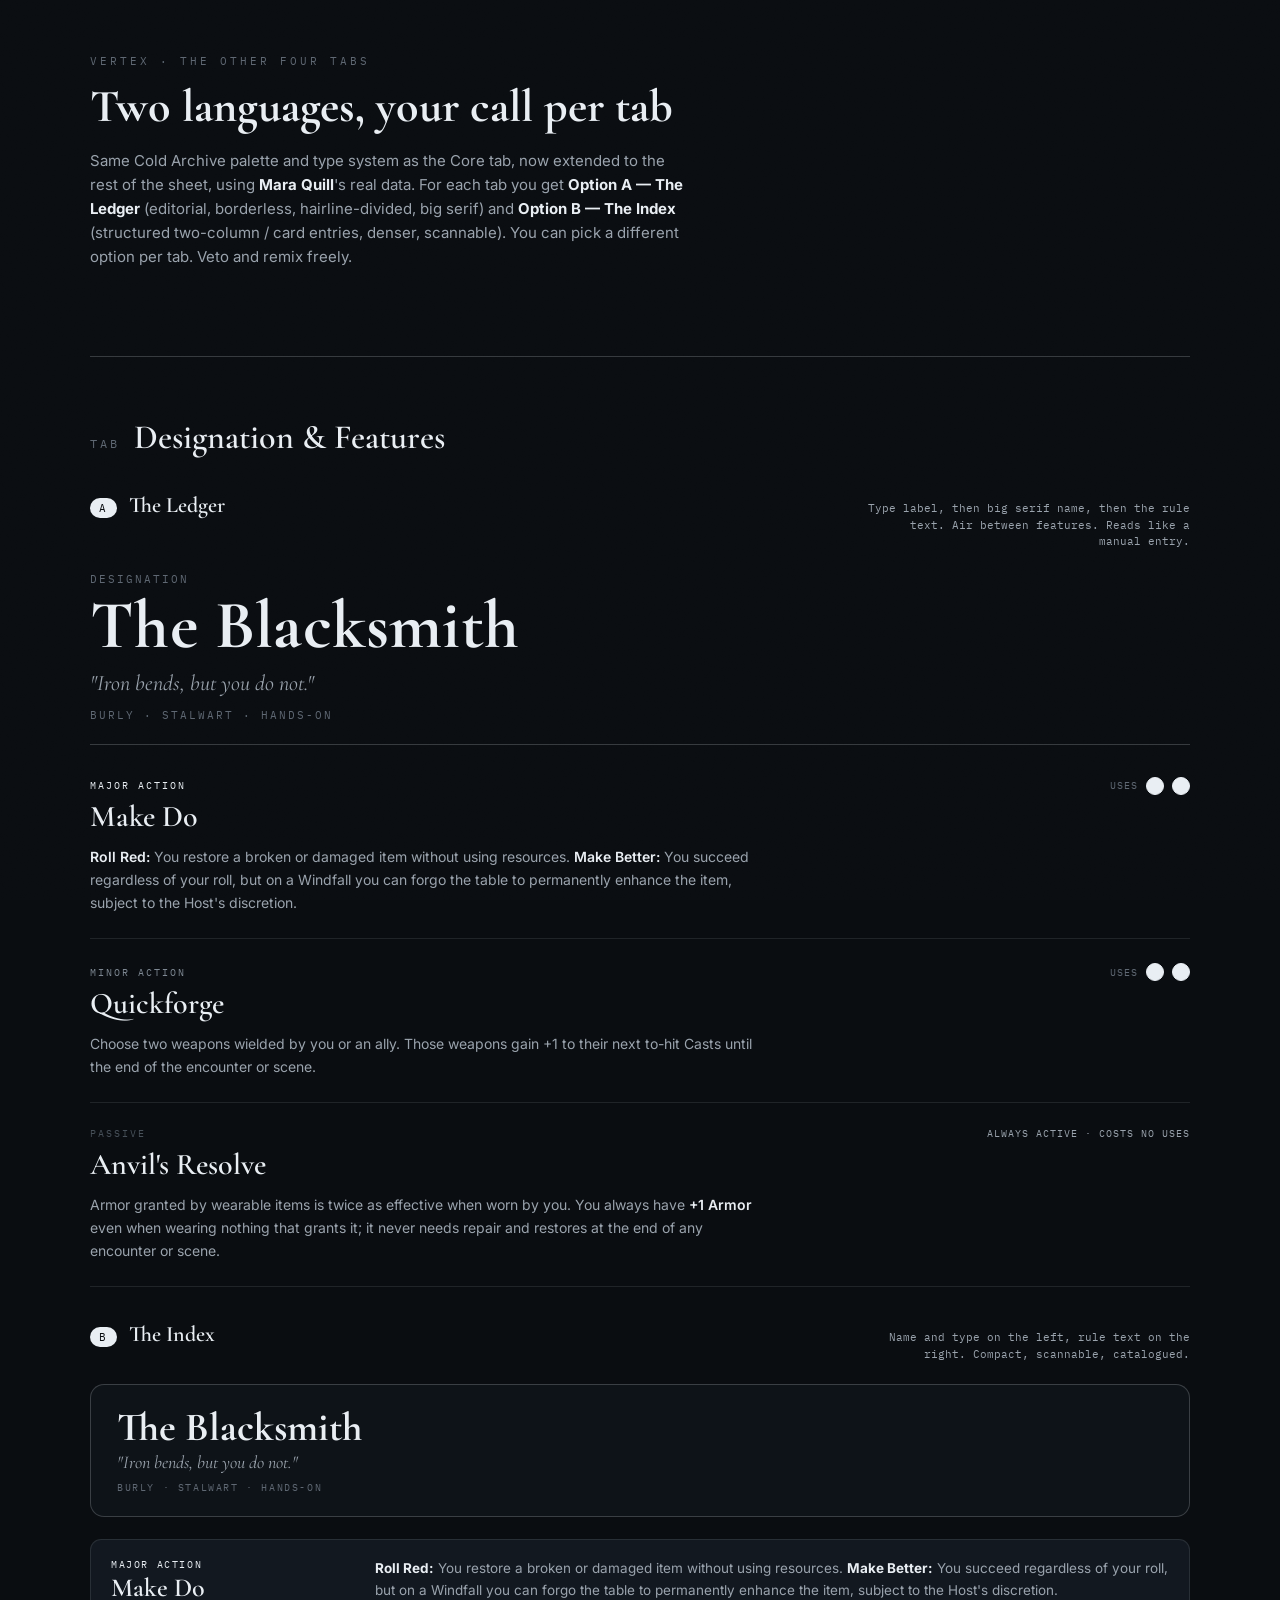
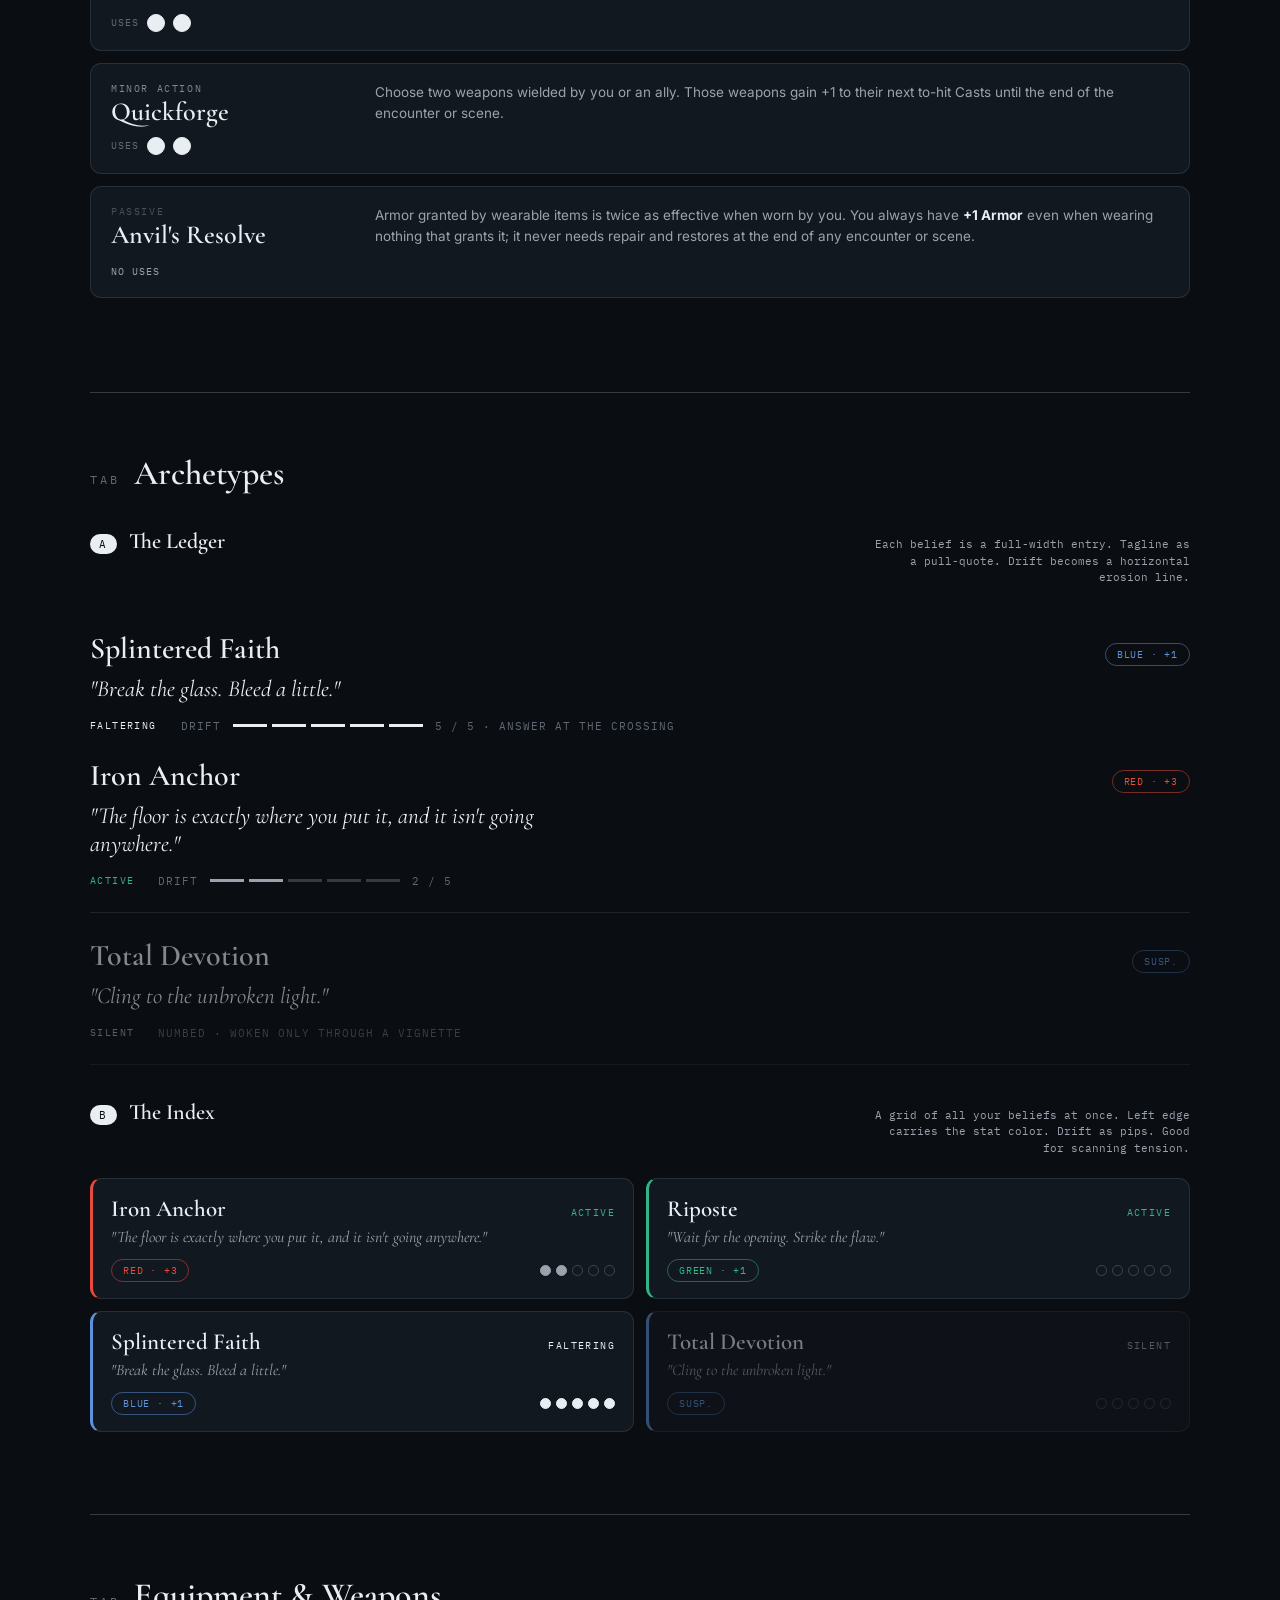
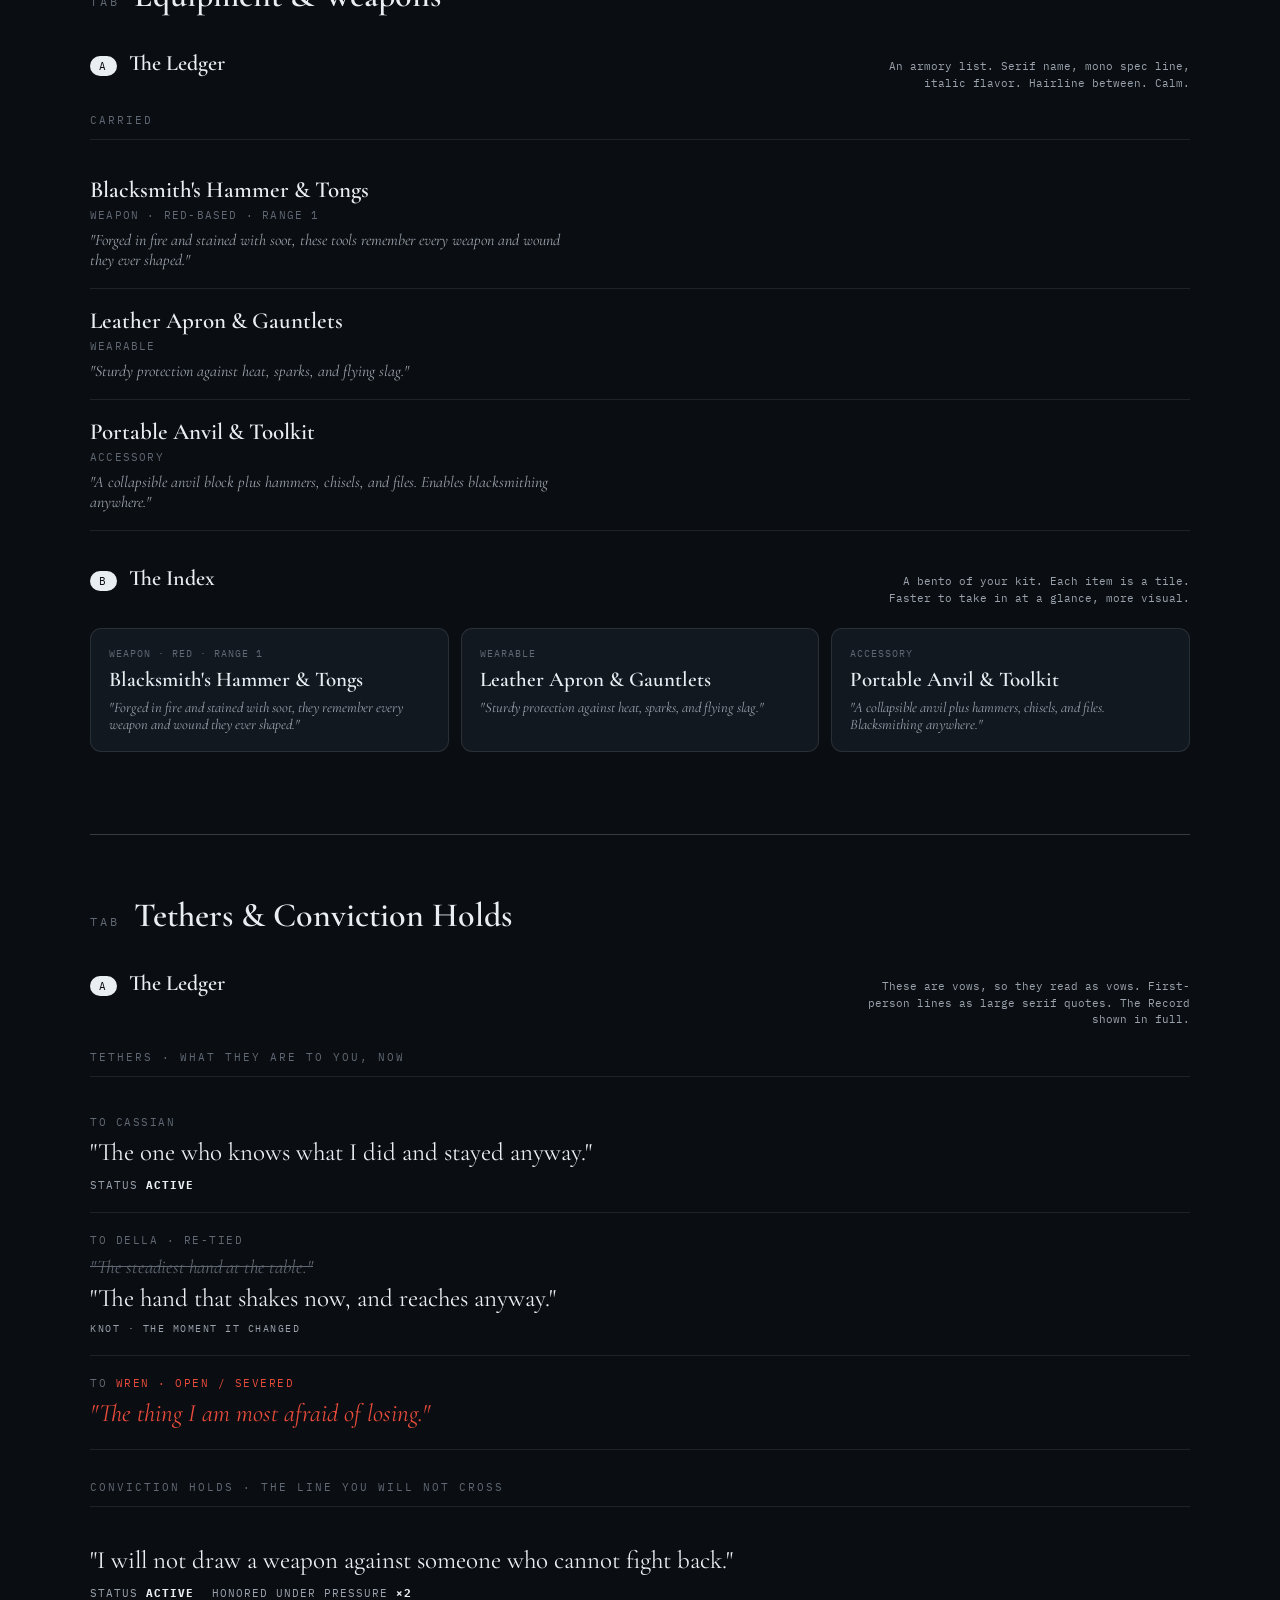
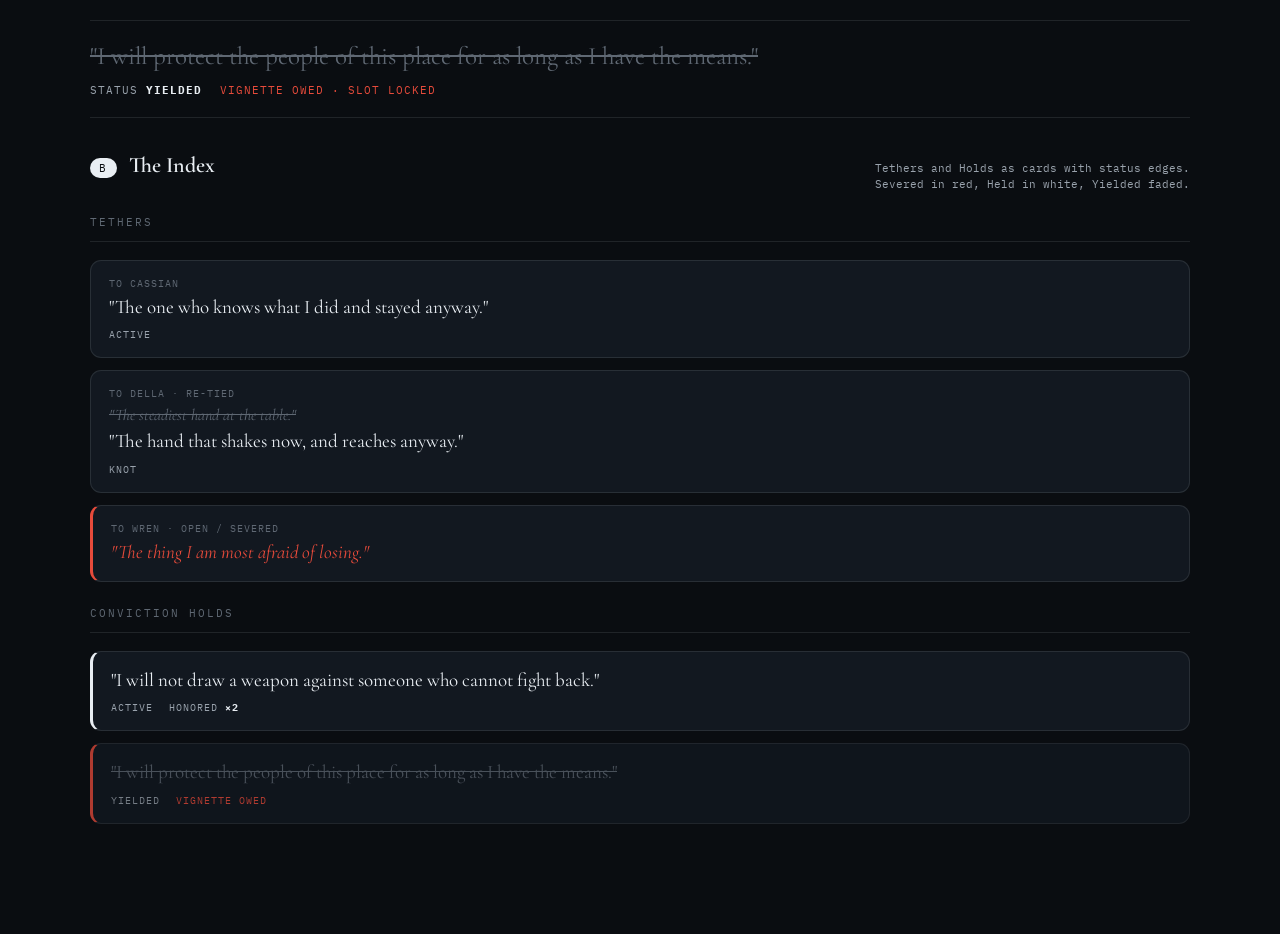
<file: mockups/tabs-directions.html>
<!DOCTYPE html>
<html lang="en">
<head>
<meta charset="UTF-8" />
<meta name="viewport" content="width=device-width, initial-scale=1.0" />
<title>Vertex — other tabs, design directions</title>
<link rel="preconnect" href="https://fonts.googleapis.com">
<link rel="preconnect" href="https://fonts.gstatic.com" crossorigin>
<link href="https://fonts.googleapis.com/css2?family=Cinzel:wght@500;600;700&family=Cormorant+Garamond:ital,wght@0,400;0,500;0,600;0,700;1,400;1,500;1,600&family=IBM+Plex+Mono:wght@400;500;600&family=Inter:wght@400;500;600;700&display=swap" rel="stylesheet">
<style>
  :root{
    --ink:#0a0d11; --ink-2:#0e1318; --card:#121820; --bone:#e9eef3; --dim:#9aa3ad; --faint:#5f6873;
    --line:rgba(233,238,243,.10); --line-2:rgba(233,238,243,.20);
    --red:#e74b3b; --green:#33b487; --blue:#5f92da;
    --feat-major:#e9eef3; --feat-minor:#7e8893; --feat-passive:#475059;
    --serif:"Cormorant Garamond",Georgia,serif; --sans:"Inter",system-ui,sans-serif; --mono:"IBM Plex Mono",ui-monospace,monospace;
    --r-lg:14px; --r:11px; --r-sm:8px; --r-pill:999px;
  }
  *{ box-sizing:border-box; }
  body{ margin:0; font-family:var(--sans); background:var(--ink); color:var(--bone); font-size:15px; -webkit-font-smoothing:antialiased; }
  body::after{ content:""; position:fixed; inset:0; pointer-events:none; z-index:0; opacity:.045; mix-blend-mode:overlay;
    background-image:url("data:image/svg+xml;utf8,<svg xmlns='http://www.w3.org/2000/svg' width='200' height='200'><filter id='n'><feTurbulence type='fractalNoise' baseFrequency='0.85' numOctaves='2' stitchTiles='stitch'/><feColorMatrix type='saturate' values='0'/></filter><rect width='100%25' height='100%25' filter='url(%23n)'/></svg>"); }
  .wrap{ position:relative; z-index:1; max-width:1180px; margin:0 auto; padding:0 40px; }

  h2,h3,h4{ font-family:var(--serif); font-weight:600; margin:0; }
  .intro{ padding:54px 0 8px; }
  .intro .k{ font-family:var(--mono); font-size:11px; letter-spacing:3px; text-transform:uppercase; color:var(--faint); }
  .intro h1{ font-family:var(--serif); font-size:46px; margin:10px 0 12px; }
  .intro p{ max-width:66ch; color:var(--dim); line-height:1.6; } .intro b{ color:var(--bone); }

  .tabsec{ padding:30px 0 10px; }
  .tabsec > .th{ display:flex; align-items:baseline; gap:14px; padding:60px 0 8px; margin-top:34px; border-top:1px solid var(--line-2); }
  .tabsec > .th .tn{ font-family:var(--mono); font-size:12px; letter-spacing:3px; color:var(--faint); text-transform:uppercase; }
  .tabsec > .th h2{ font-size:34px; }

  .opt{ padding:26px 0 8px; }
  .opthead{ display:flex; align-items:baseline; gap:12px; margin-bottom:22px; }
  .opthead .badge{ font-family:var(--mono); font-size:10.5px; letter-spacing:1.5px; text-transform:uppercase; color:var(--ink); background:var(--bone); padding:3px 9px; border-radius:var(--r-pill); }
  .opthead h3{ font-size:22px; }
  .opthead .why{ font-family:var(--mono); font-size:11px; color:var(--dim); margin-left:auto; max-width:46ch; text-align:right; line-height:1.5; }

  .secdiv{ font-family:var(--mono); font-size:10.5px; letter-spacing:2px; text-transform:uppercase; color:var(--faint); padding-bottom:12px; margin:6px 0 18px; border-bottom:1px solid var(--line); }

  /* uses tracker (shared) */
  .uses{ display:flex; align-items:center; gap:8px; }
  .uses .ul{ font-family:var(--mono); font-size:10px; letter-spacing:1px; text-transform:uppercase; color:var(--faint); }
  .ubox{ width:18px; height:18px; border-radius:var(--r-pill); border:1px solid var(--line-2); }
  .ubox.on{ background:var(--bone); border-color:var(--bone); }
  .always{ font-family:var(--mono); font-size:10px; letter-spacing:1px; text-transform:uppercase; color:var(--dim); }
  .statchip{ font-family:var(--mono); font-size:10px; letter-spacing:.8px; text-transform:uppercase; padding:4px 11px; border-radius:var(--r-pill); border:1px solid var(--line-2); white-space:nowrap; }
  .statchip.red{ color:var(--red); border-color:rgba(231,75,59,.5);} .statchip.green{ color:var(--green); border-color:rgba(51,180,135,.5);} .statchip.blue{ color:var(--blue); border-color:rgba(95,146,218,.5);}
  .st{ font-family:var(--mono); font-size:10px; letter-spacing:1.4px; text-transform:uppercase; }
  .st.active{ color:var(--green);} .st.faltering{ color:var(--bone);} .st.silent{ color:var(--dim);} .st.retired{ color:var(--dim);}

  /* ===================== OPTION A — THE LEDGER ===================== */
  .ld-hero{ padding-bottom:22px; margin-bottom:8px; border-bottom:1px solid var(--line-2); }
  .ld-eyebrow{ font-family:var(--mono); font-size:11px; letter-spacing:2px; text-transform:uppercase; color:var(--faint); }
  .ld-bigname{ font-family:var(--serif); font-weight:700; font-size:68px; line-height:1; letter-spacing:.4px; margin-top:6px; }
  .ld-htag{ font-family:var(--serif); font-style:italic; font-size:22px; color:var(--dim); margin-top:10px; }
  .ld-hdesc{ font-family:var(--mono); font-size:11px; letter-spacing:2px; text-transform:uppercase; color:var(--faint); margin-top:12px; }

  .ld-row{ padding:24px 0; border-bottom:1px solid var(--line); }
  .ld-row .top{ display:flex; align-items:baseline; justify-content:space-between; gap:16px; }
  .ld-kicker{ font-family:var(--mono); font-size:10px; letter-spacing:2px; text-transform:uppercase; color:var(--faint); margin-bottom:6px; }
  .ld-kicker.major{ color:var(--feat-major);} .ld-kicker.minor{ color:var(--feat-minor);} .ld-kicker.passive{ color:var(--feat-passive);}
  .ld-name{ font-family:var(--serif); font-size:30px; font-weight:600; }
  .ld-body{ color:var(--dim); font-size:14px; line-height:1.65; margin-top:10px; max-width:74ch; }
  .ld-body b{ color:var(--bone); font-weight:600; }

  /* ledger archetype */
  .ld-arc .pull{ font-family:var(--serif); font-style:italic; font-size:23px; color:var(--bone); margin:8px 0 16px; max-width:50ch; }
  .ld-arc .foot{ display:flex; align-items:center; gap:24px; }
  .drift{ display:flex; align-items:center; gap:12px; font-family:var(--mono); font-size:10.5px; letter-spacing:1px; text-transform:uppercase; color:var(--faint); }
  .drift .seg{ display:flex; gap:5px; }
  .drift .seg i{ width:34px; height:3px; background:var(--line-2); }
  .drift .seg i.on{ background:var(--dim); }
  .ld-arc.faltering .seg i.on{ background:var(--bone); }
  .ld-arc.silent{ opacity:.55; } .ld-arc.retired{ opacity:.45; } .ld-arc.retired .ld-name{ text-decoration:line-through; }

  /* ledger bonds */
  .ld-vow{ padding:20px 0; border-bottom:1px solid var(--line); }
  .ld-vow .to{ font-family:var(--mono); font-size:10.5px; letter-spacing:1.5px; text-transform:uppercase; color:var(--faint); margin-bottom:8px; }
  .ld-vow .line{ font-family:var(--serif); font-size:25px; line-height:1.25; max-width:60ch; }
  .ld-vow .meta{ font-family:var(--mono); font-size:10.5px; letter-spacing:1px; text-transform:uppercase; color:var(--dim); margin-top:10px; display:flex; gap:18px; }
  .ld-vow .meta b{ color:var(--bone); }
  .ld-vow.severed .line{ color:var(--red); font-style:italic; } .ld-vow.severed .to span{ color:var(--red); }
  .ld-vow.knot .old{ display:block; text-decoration:line-through; color:var(--faint); font-style:italic; font-size:19px; }
  .ld-vow.knot .new{ display:block; margin-top:4px; }
  .ld-vow.knot .seam{ font-family:var(--mono); font-size:10px; letter-spacing:1.5px; text-transform:uppercase; color:var(--dim); margin-top:8px; }
  .ld-vow.hold .line{ font-style:normal; }
  .ld-vow.yielded .line{ text-decoration:line-through; color:var(--faint); }
  .owed{ color:var(--red); }

  /* ledger gear */
  .ld-item{ padding:18px 0; border-bottom:1px solid var(--line); }
  .ld-item .iname{ font-family:var(--serif); font-size:23px; font-weight:600; }
  .ld-item .imeta{ font-family:var(--mono); font-size:10.5px; letter-spacing:1.2px; text-transform:uppercase; color:var(--faint); margin:4px 0 8px; }
  .ld-item .iflav{ font-family:var(--serif); font-style:italic; font-size:16px; color:var(--dim); max-width:70ch; }

  /* ===================== OPTION B — THE INDEX ===================== */
  .ix-hero{ display:flex; align-items:center; gap:22px; border:1px solid var(--line-2); border-radius:var(--r-lg); padding:22px 26px; background:var(--ink-2); margin-bottom:22px; }
  .ix-hero .mono-no{ font-family:var(--serif); font-weight:700; font-size:54px; color:var(--faint); line-height:1; }
  .ix-hero .h-name{ font-family:var(--serif); font-weight:700; font-size:40px; line-height:1; }
  .ix-hero .h-tag{ font-family:var(--serif); font-style:italic; font-size:18px; color:var(--dim); margin-top:4px; }
  .ix-hero .h-desc{ font-family:var(--mono); font-size:10px; letter-spacing:1.6px; text-transform:uppercase; color:var(--faint); margin-top:8px; }

  /* index entry: two columns (marker/name | content) */
  .ix-entry{ display:grid; grid-template-columns:240px 1fr; gap:24px; border:1px solid var(--line); border-radius:var(--r); padding:18px 20px; margin-bottom:12px; background:var(--card); }
  .ix-entry .lcol .type{ font-family:var(--mono); font-size:10px; letter-spacing:1.6px; text-transform:uppercase; color:var(--faint); }
  .ix-entry .lcol .type.major{ color:var(--feat-major);} .ix-entry .lcol .type.minor{ color:var(--feat-minor);} .ix-entry .lcol .type.passive{ color:var(--feat-passive);}
  .ix-entry .lcol .nm{ font-family:var(--serif); font-size:26px; font-weight:600; margin:3px 0 12px; line-height:1.05; }
  .ix-entry .rcol{ color:var(--dim); font-size:13.5px; line-height:1.6; } .ix-entry .rcol b{ color:var(--bone); }

  /* index archetype cards (grid, stat-colored edge) */
  .ix-grid{ display:grid; grid-template-columns:1fr 1fr; gap:12px; }
  .ix-arc{ border:1px solid var(--line); border-left:3px solid var(--line-2); border-radius:var(--r); padding:16px 18px; background:var(--card); }
  .ix-arc.red{ border-left-color:var(--red);} .ix-arc.green{ border-left-color:var(--green);} .ix-arc.blue{ border-left-color:var(--blue);}
  .ix-arc.silent,.ix-arc.retired{ opacity:.5; } .ix-arc.retired .nm{ text-decoration:line-through; }
  .ix-arc .a1{ display:flex; align-items:baseline; justify-content:space-between; gap:10px; }
  .ix-arc .nm{ font-family:var(--serif); font-size:23px; font-weight:600; }
  .ix-arc .tl{ font-family:var(--serif); font-style:italic; font-size:16px; color:var(--dim); margin:4px 0 12px; }
  .ix-arc .drow{ display:flex; align-items:center; justify-content:space-between; gap:10px; }
  .ix-arc .notch{ display:flex; gap:5px; } .ix-arc .notch i{ width:11px; height:11px; border-radius:50%; border:1px solid var(--line-2); } .ix-arc .notch i.on{ background:var(--dim); border-color:var(--dim); }
  .ix-arc.faltering .notch i.on{ background:var(--bone); border-color:var(--bone); }

  /* index gear bento */
  .ix-bento{ display:grid; grid-template-columns:repeat(3,1fr); gap:12px; }
  .ix-card{ border:1px solid var(--line); border-radius:var(--r); padding:18px; background:var(--card); display:flex; flex-direction:column; gap:8px; }
  .ix-card .iname{ font-family:var(--serif); font-size:21px; font-weight:600; line-height:1.1; }
  .ix-card .imeta{ font-family:var(--mono); font-size:9.5px; letter-spacing:1px; text-transform:uppercase; color:var(--faint); }
  .ix-card .iflav{ font-family:var(--serif); font-style:italic; font-size:14.5px; color:var(--dim); }

  /* index bonds cards */
  .ix-bond{ border:1px solid var(--line); border-radius:var(--r); padding:16px 18px; margin-bottom:12px; background:var(--card); }
  .ix-bond.hold{ border-left:3px solid var(--bone); } .ix-bond.yielded{ border-left-color:var(--red); opacity:.75; }
  .ix-bond.severed{ border-left:3px solid var(--red); }
  .ix-bond .to{ font-family:var(--mono); font-size:10px; letter-spacing:1px; text-transform:uppercase; color:var(--faint); margin-bottom:5px; }
  .ix-bond .line{ font-family:var(--serif); font-size:19px; line-height:1.3; }
  .ix-bond.severed .line{ color:var(--red); font-style:italic; }
  .ix-bond.yielded .line{ text-decoration:line-through; color:var(--faint); }
  .ix-bond .old{ display:block; text-decoration:line-through; color:var(--faint); font-style:italic; font-size:16px; } .ix-bond .new{ display:block; margin-top:3px; }
  .ix-bond .meta{ font-family:var(--mono); font-size:10px; letter-spacing:1px; text-transform:uppercase; color:var(--dim); margin-top:9px; display:flex; gap:16px; } .ix-bond .meta b{ color:var(--bone); }

  @media (max-width:820px){ .ix-grid,.ix-bento{ grid-template-columns:1fr; } .ix-entry{ grid-template-columns:1fr; gap:10px; } .ld-bigname{ font-size:50px; } }
</style>
</head>
<body>
<div class="wrap">

  <div class="intro">
    <div class="k">Vertex · the other four tabs</div>
    <h1>Two languages, your call per tab</h1>
    <p>Same Cold Archive palette and type system as the Core tab, now extended to the rest of the sheet,
    using <b>Mara Quill</b>'s real data. For each tab you get <b>Option A — The Ledger</b> (editorial,
    borderless, hairline-divided, big serif) and <b>Option B — The Index</b> (structured two-column / card
    entries, denser, scannable). You can pick a different option per tab. Veto and remix freely.</p>
  </div>

  <!-- ============================ DESIGNATION ============================ -->
  <section class="tabsec">
    <div class="th"><span class="tn">Tab</span><h2>Designation &amp; Features</h2></div>

    <div class="opt">
      <div class="opthead"><span class="badge">A</span><h3>The Ledger</h3><span class="why">Type label, then big serif name, then the rule text. Air between features. Reads like a manual entry.</span></div>
      <div class="ld-hero">
        <div class="ld-eyebrow">Designation</div>
        <div class="ld-bigname">The Blacksmith</div>
        <div class="ld-htag">"Iron bends, but you do not."</div>
        <div class="ld-hdesc">Burly · Stalwart · Hands-on</div>
      </div>
      <div class="ld-row">
        <div class="top"><div><div class="ld-kicker major">Major Action</div><div class="ld-name">Make Do</div></div>
          <div class="uses"><span class="ul">Uses</span><span class="ubox on"></span><span class="ubox on"></span></div></div>
        <div class="ld-body"><b>Roll Red:</b> You restore a broken or damaged item without using resources. <b>Make Better:</b> You succeed regardless of your roll, but on a Windfall you can forgo the table to permanently enhance the item, subject to the Host's discretion.</div>
      </div>
      <div class="ld-row">
        <div class="top"><div><div class="ld-kicker minor">Minor Action</div><div class="ld-name">Quickforge</div></div>
          <div class="uses"><span class="ul">Uses</span><span class="ubox on"></span><span class="ubox on"></span></div></div>
        <div class="ld-body">Choose two weapons wielded by you or an ally. Those weapons gain +1 to their next to-hit Casts until the end of the encounter or scene.</div>
      </div>
      <div class="ld-row">
        <div class="top"><div><div class="ld-kicker passive">Passive</div><div class="ld-name">Anvil's Resolve</div></div>
          <span class="always">Always active · costs no uses</span></div>
        <div class="ld-body">Armor granted by wearable items is twice as effective when worn by you. You always have <b>+1 Armor</b> even when wearing nothing that grants it; it never needs repair and restores at the end of any encounter or scene.</div>
      </div>
    </div>

    <div class="opt">
      <div class="opthead"><span class="badge">B</span><h3>The Index</h3><span class="why">Name and type on the left, rule text on the right. Compact, scannable, catalogued.</span></div>
      <div class="ix-hero">
        <div><div class="h-name">The Blacksmith</div><div class="h-tag">"Iron bends, but you do not."</div><div class="h-desc">Burly · Stalwart · Hands-on</div></div>
      </div>
      <div class="ix-entry">
        <div class="lcol"><div class="type major">Major Action</div><div class="nm">Make Do</div><div class="uses"><span class="ul">Uses</span><span class="ubox on"></span><span class="ubox on"></span></div></div>
        <div class="rcol"><b>Roll Red:</b> You restore a broken or damaged item without using resources. <b>Make Better:</b> You succeed regardless of your roll, but on a Windfall you can forgo the table to permanently enhance the item, subject to the Host's discretion.</div>
      </div>
      <div class="ix-entry">
        <div class="lcol"><div class="type minor">Minor Action</div><div class="nm">Quickforge</div><div class="uses"><span class="ul">Uses</span><span class="ubox on"></span><span class="ubox on"></span></div></div>
        <div class="rcol">Choose two weapons wielded by you or an ally. Those weapons gain +1 to their next to-hit Casts until the end of the encounter or scene.</div>
      </div>
      <div class="ix-entry">
        <div class="lcol"><div class="type passive">Passive</div><div class="nm">Anvil's Resolve</div><span class="always">No uses</span></div>
        <div class="rcol">Armor granted by wearable items is twice as effective when worn by you. You always have <b>+1 Armor</b> even when wearing nothing that grants it; it never needs repair and restores at the end of any encounter or scene.</div>
      </div>
    </div>
  </section>

  <!-- ============================ ARCHETYPES ============================ -->
  <section class="tabsec">
    <div class="th"><span class="tn">Tab</span><h2>Archetypes</h2></div>

    <div class="opt">
      <div class="opthead"><span class="badge">A</span><h3>The Ledger</h3><span class="why">Each belief is a full-width entry. Tagline as a pull-quote. Drift becomes a horizontal erosion line.</span></div>
      <div class="ld-arc faltering" style="opacity:1">
        <div class="ld-row" style="border:0;padding:22px 0 0">
          <div class="top"><div class="ld-name">Splintered Faith</div><span class="statchip blue">Blue · +1</span></div>
          <div class="pull">"Break the glass. Bleed a little."</div>
          <div class="foot"><span class="st faltering">Faltering</span>
            <div class="drift">Drift <span class="seg"><i class="on"></i><i class="on"></i><i class="on"></i><i class="on"></i><i class="on"></i></span> 5 / 5 · answer at the Crossing</div></div>
        </div>
      </div>
      <div class="ld-arc">
        <div class="ld-row">
          <div class="top"><div class="ld-name">Iron Anchor</div><span class="statchip red">Red · +3</span></div>
          <div class="pull">"The floor is exactly where you put it, and it isn't going anywhere."</div>
          <div class="foot"><span class="st active">Active</span>
            <div class="drift">Drift <span class="seg"><i class="on"></i><i class="on"></i><i></i><i></i><i></i></span> 2 / 5</div></div>
        </div>
      </div>
      <div class="ld-arc silent">
        <div class="ld-row">
          <div class="top"><div class="ld-name">Total Devotion</div><span class="statchip blue">susp.</span></div>
          <div class="pull">"Cling to the unbroken light."</div>
          <div class="foot"><span class="st silent">Silent</span>
            <div class="drift">Numbed · woken only through a Vignette</div></div>
        </div>
      </div>
    </div>

    <div class="opt">
      <div class="opthead"><span class="badge">B</span><h3>The Index</h3><span class="why">A grid of all your beliefs at once. Left edge carries the stat color. Drift as pips. Good for scanning tension.</span></div>
      <div class="ix-grid">
        <div class="ix-arc red">
          <div class="a1"><span class="nm">Iron Anchor</span><span class="st active">Active</span></div>
          <div class="tl">"The floor is exactly where you put it, and it isn't going anywhere."</div>
          <div class="drow"><span class="statchip red">Red · +3</span><span class="notch"><i class="on"></i><i class="on"></i><i></i><i></i><i></i></span></div>
        </div>
        <div class="ix-arc green">
          <div class="a1"><span class="nm">Riposte</span><span class="st active">Active</span></div>
          <div class="tl">"Wait for the opening. Strike the flaw."</div>
          <div class="drow"><span class="statchip green">Green · +1</span><span class="notch"><i></i><i></i><i></i><i></i><i></i></span></div>
        </div>
        <div class="ix-arc blue faltering">
          <div class="a1"><span class="nm">Splintered Faith</span><span class="st faltering">Faltering</span></div>
          <div class="tl">"Break the glass. Bleed a little."</div>
          <div class="drow"><span class="statchip blue">Blue · +1</span><span class="notch"><i class="on"></i><i class="on"></i><i class="on"></i><i class="on"></i><i class="on"></i></span></div>
        </div>
        <div class="ix-arc blue silent">
          <div class="a1"><span class="nm">Total Devotion</span><span class="st silent">Silent</span></div>
          <div class="tl">"Cling to the unbroken light."</div>
          <div class="drow"><span class="statchip blue">susp.</span><span class="notch"><i></i><i></i><i></i><i></i><i></i></span></div>
        </div>
      </div>
    </div>
  </section>

  <!-- ============================ GEAR ============================ -->
  <section class="tabsec">
    <div class="th"><span class="tn">Tab</span><h2>Equipment &amp; Weapons</h2></div>

    <div class="opt">
      <div class="opthead"><span class="badge">A</span><h3>The Ledger</h3><span class="why">An armory list. Serif name, mono spec line, italic flavor. Hairline between. Calm.</span></div>
      <div class="secdiv">Carried</div>
      <div class="ld-item"><div class="iname">Blacksmith's Hammer &amp; Tongs</div><div class="imeta">Weapon · Red-Based · Range 1</div><div class="iflav">"Forged in fire and stained with soot, these tools remember every weapon and wound they ever shaped."</div></div>
      <div class="ld-item"><div class="iname">Leather Apron &amp; Gauntlets</div><div class="imeta">Wearable</div><div class="iflav">"Sturdy protection against heat, sparks, and flying slag."</div></div>
      <div class="ld-item"><div class="iname">Portable Anvil &amp; Toolkit</div><div class="imeta">Accessory</div><div class="iflav">"A collapsible anvil block plus hammers, chisels, and files. Enables blacksmithing anywhere."</div></div>
    </div>

    <div class="opt">
      <div class="opthead"><span class="badge">B</span><h3>The Index</h3><span class="why">A bento of your kit. Each item is a tile. Faster to take in at a glance, more visual.</span></div>
      <div class="ix-bento">
        <div class="ix-card"><div class="imeta">Weapon · Red · Range 1</div><div class="iname">Blacksmith's Hammer &amp; Tongs</div><div class="iflav">"Forged in fire and stained with soot, they remember every weapon and wound they ever shaped."</div></div>
        <div class="ix-card"><div class="imeta">Wearable</div><div class="iname">Leather Apron &amp; Gauntlets</div><div class="iflav">"Sturdy protection against heat, sparks, and flying slag."</div></div>
        <div class="ix-card"><div class="imeta">Accessory</div><div class="iname">Portable Anvil &amp; Toolkit</div><div class="iflav">"A collapsible anvil plus hammers, chisels, and files. Blacksmithing anywhere."</div></div>
      </div>
    </div>
  </section>

  <!-- ============================ BONDS ============================ -->
  <section class="tabsec">
    <div class="th"><span class="tn">Tab</span><h2>Tethers &amp; Conviction Holds</h2></div>

    <div class="opt">
      <div class="opthead"><span class="badge">A</span><h3>The Ledger</h3><span class="why">These are vows, so they read as vows. First-person lines as large serif quotes. The Record shown in full.</span></div>
      <div class="secdiv">Tethers · what they are to you, now</div>
      <div class="ld-vow"><div class="to">to Cassian</div><div class="line">"The one who knows what I did and stayed anyway."</div><div class="meta"><span>Status <b>Active</b></span></div></div>
      <div class="ld-vow knot"><div class="to">to Della · re-tied</div><div class="line"><span class="old">"The steadiest hand at the table."</span><span class="new">"The hand that shakes now, and reaches anyway."</span></div><div class="seam">Knot · the moment it changed</div></div>
      <div class="ld-vow severed"><div class="to">to <span>Wren · open / severed</span></div><div class="line">"The thing I am most afraid of losing."</div></div>
      <div class="secdiv" style="margin-top:30px">Conviction Holds · the line you will not cross</div>
      <div class="ld-vow hold"><div class="line">"I will not draw a weapon against someone who cannot fight back."</div><div class="meta"><span>Status <b>Active</b></span><span>Honored under pressure <b>×2</b></span></div></div>
      <div class="ld-vow hold yielded"><div class="line">"I will protect the people of this place for as long as I have the means."</div><div class="meta"><span>Status <b>Yielded</b></span><span class="owed">Vignette owed · slot locked</span></div></div>
    </div>

    <div class="opt">
      <div class="opthead"><span class="badge">B</span><h3>The Index</h3><span class="why">Tethers and Holds as cards with status edges. Severed in red, Held in white, Yielded faded.</span></div>
      <div class="secdiv">Tethers</div>
      <div class="ix-bond"><div class="to">to Cassian</div><div class="line">"The one who knows what I did and stayed anyway."</div><div class="meta"><span>Active</span></div></div>
      <div class="ix-bond"><div class="to">to Della · re-tied</div><div class="line"><span class="old">"The steadiest hand at the table."</span><span class="new">"The hand that shakes now, and reaches anyway."</span></div><div class="meta"><span>Knot</span></div></div>
      <div class="ix-bond severed"><div class="to">to Wren · open / severed</div><div class="line">"The thing I am most afraid of losing."</div></div>
      <div class="secdiv" style="margin-top:24px">Conviction Holds</div>
      <div class="ix-bond hold"><div class="line">"I will not draw a weapon against someone who cannot fight back."</div><div class="meta"><span>Active</span><span>Honored <b>×2</b></span></div></div>
      <div class="ix-bond hold yielded"><div class="line">"I will protect the people of this place for as long as I have the means."</div><div class="meta"><span>Yielded</span><span class="owed">Vignette owed</span></div></div>
    </div>
  </section>

  <div style="height:80px"></div>
</div>
</body>
</html>
</file>
